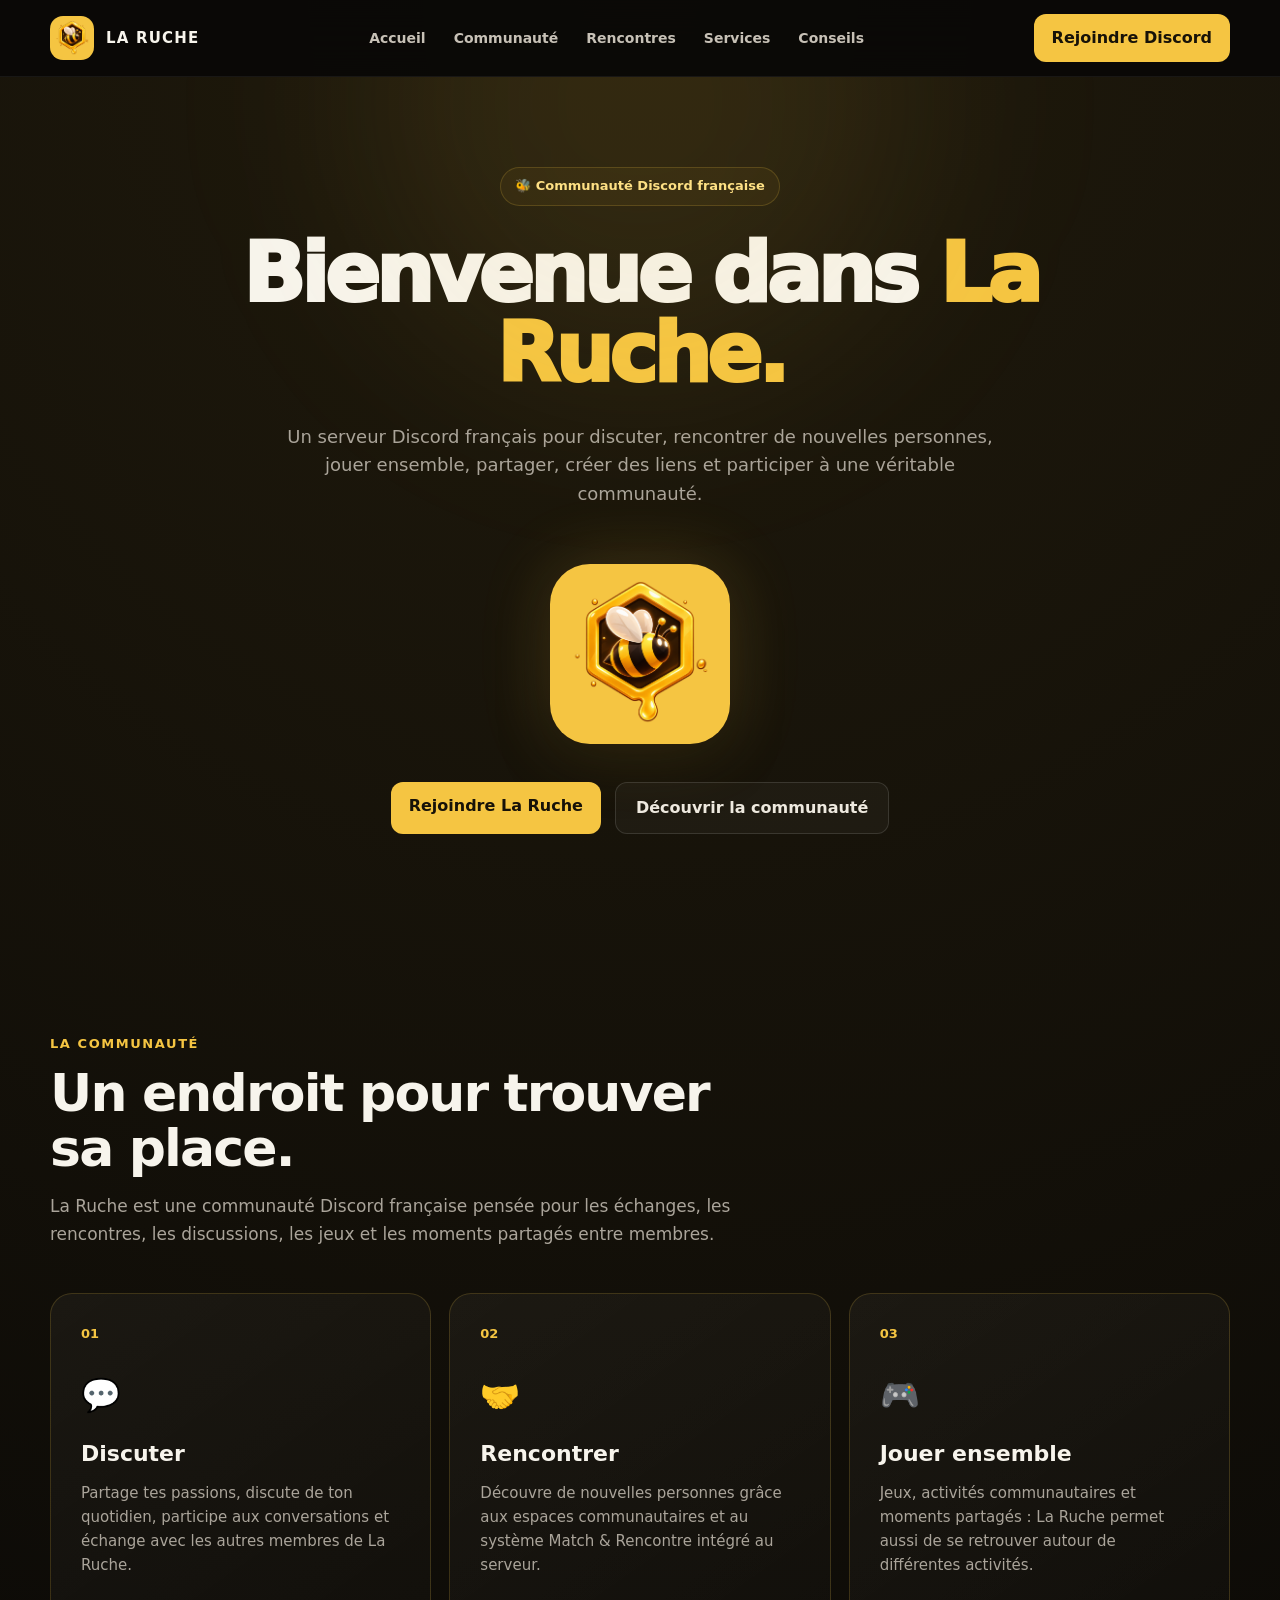
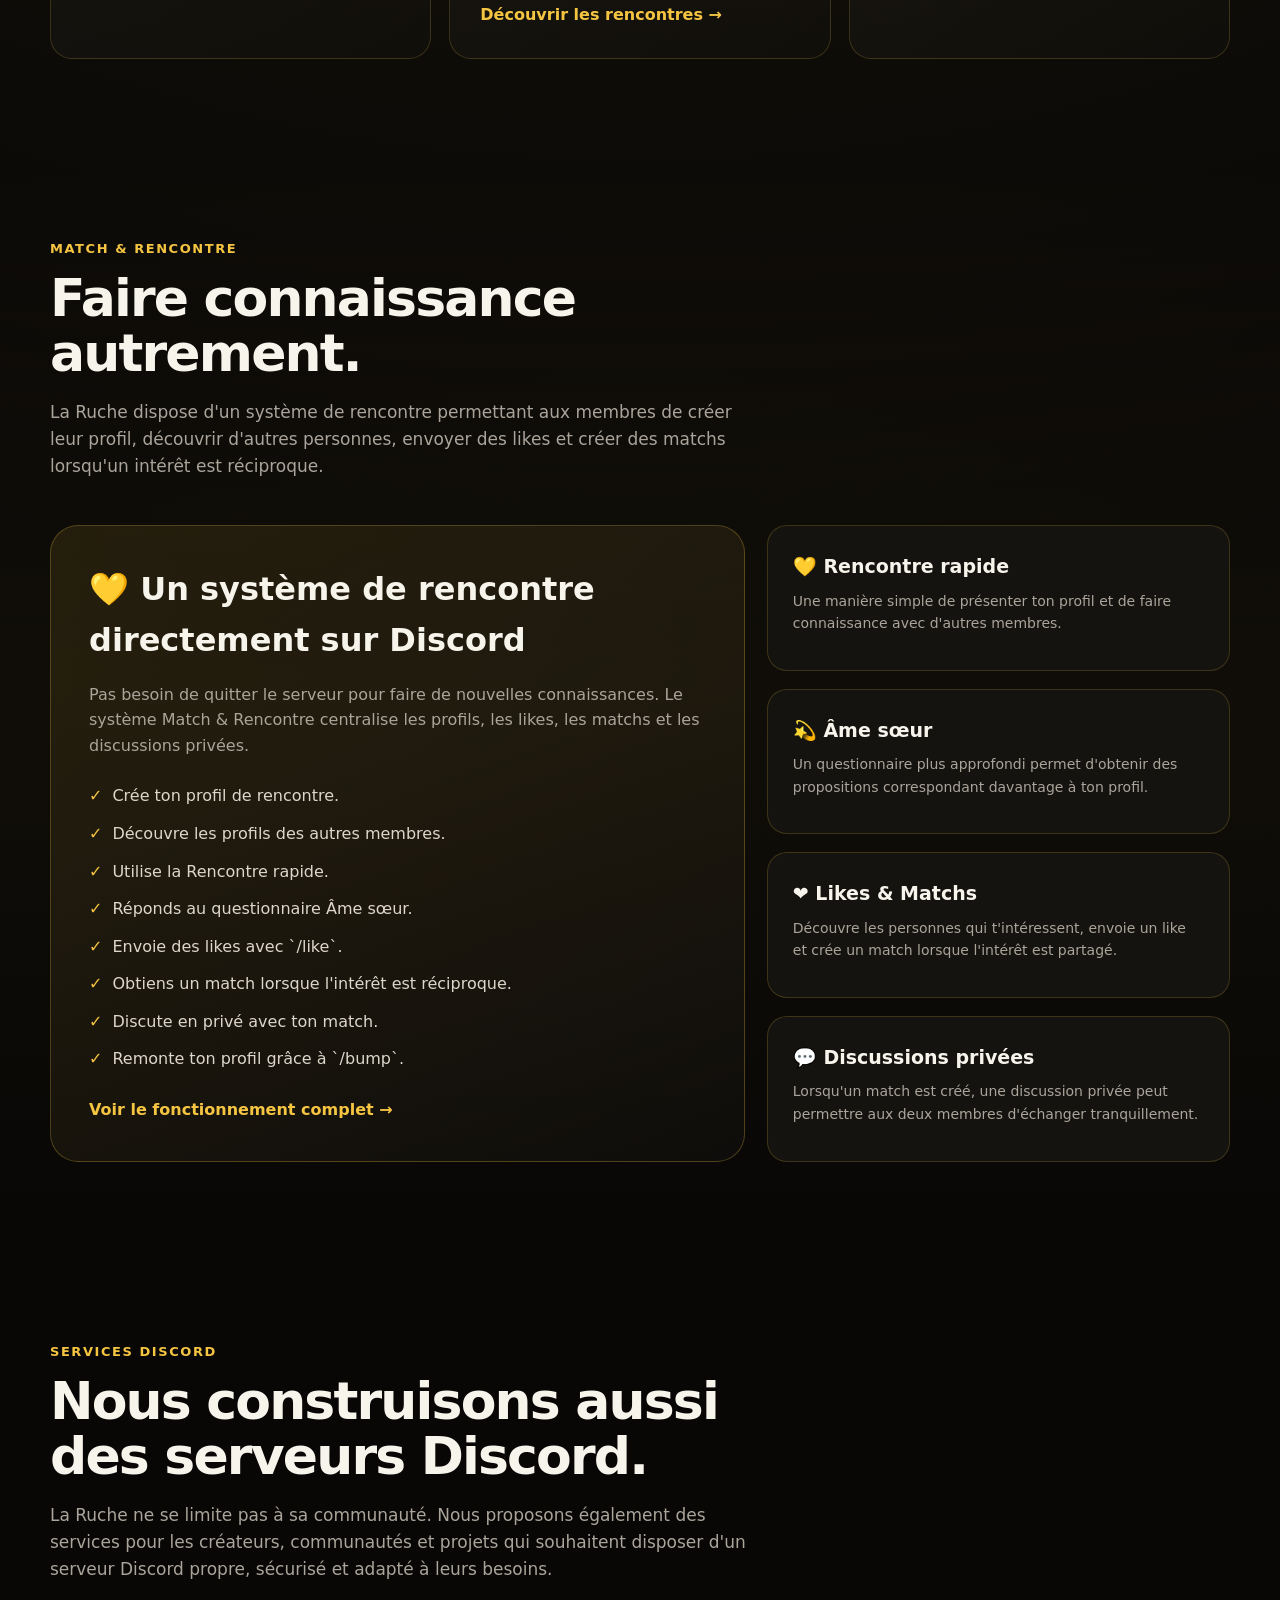
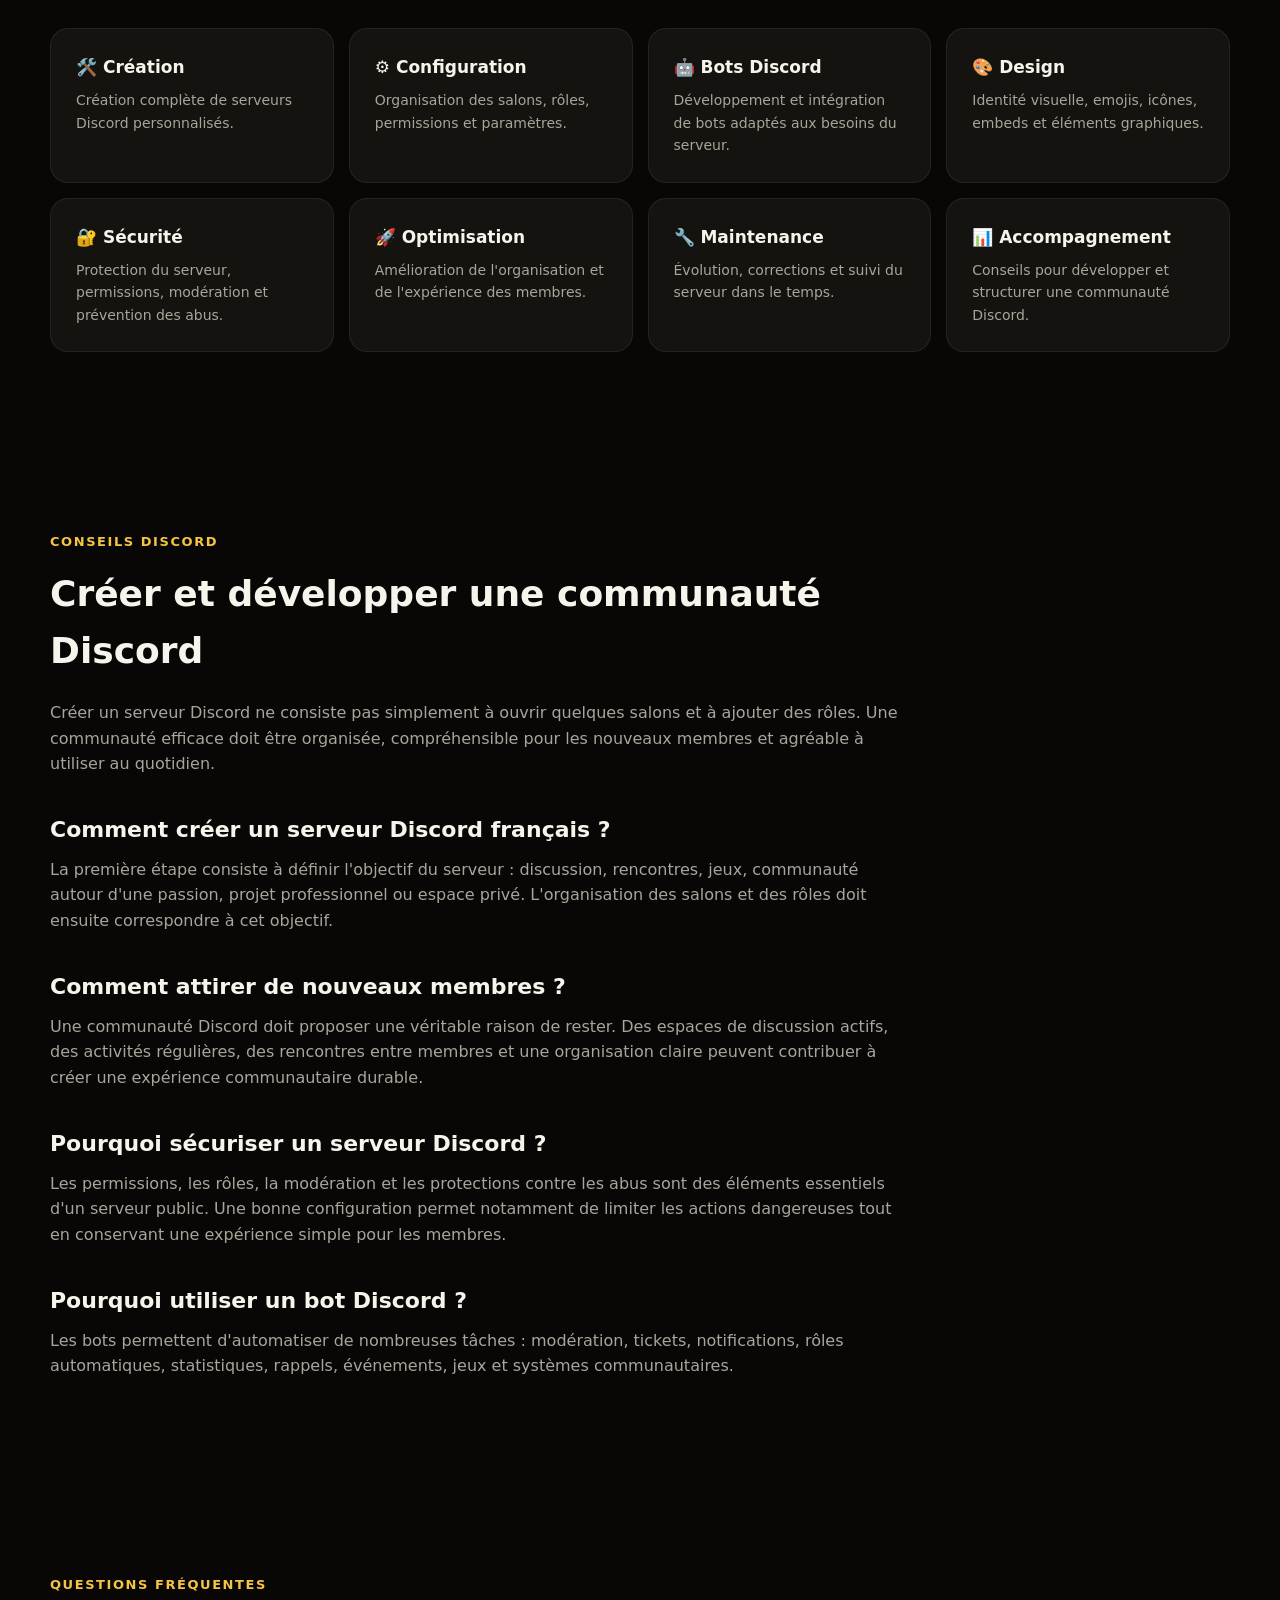
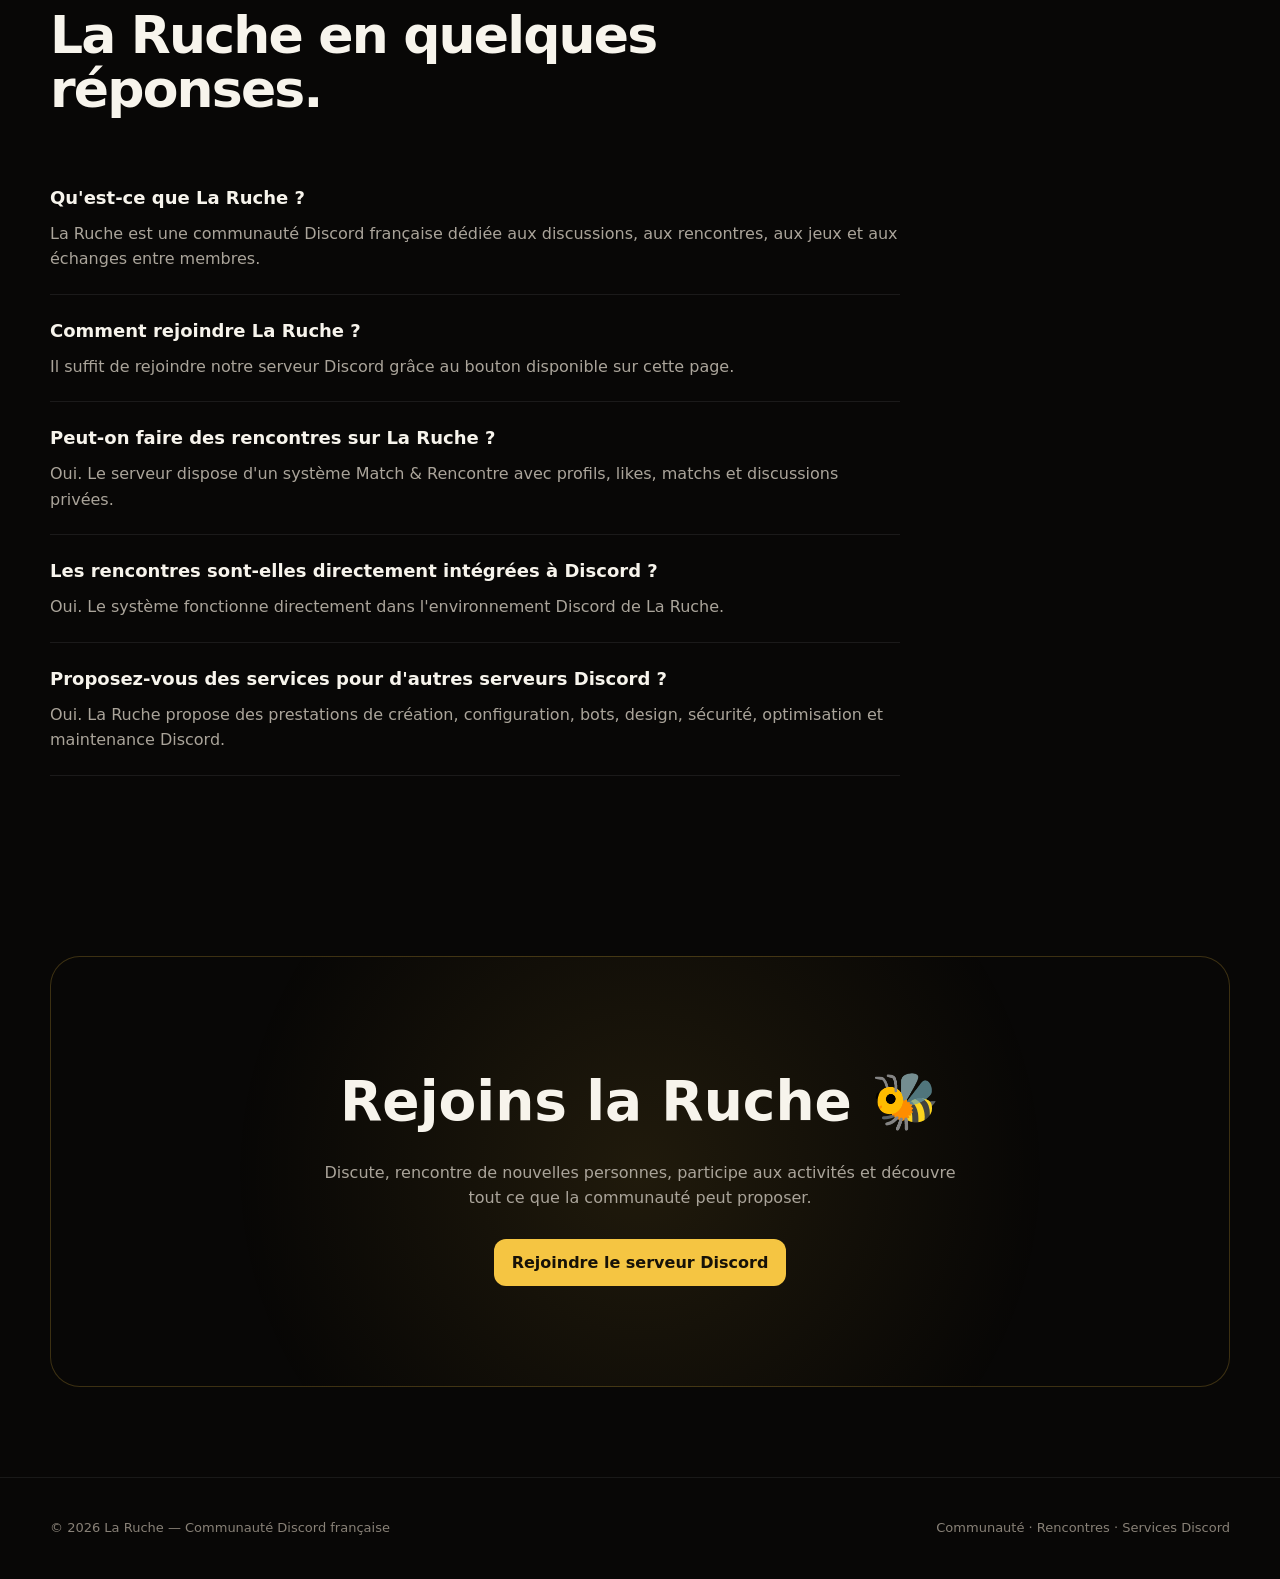
<file: index.html>
<!DOCTYPE html>
<html lang="fr">
<head>
  <meta charset="UTF-8">

  <meta
    name="viewport"
    content="width=device-width, initial-scale=1.0"
  >

  <title>
    La Ruche — Communauté Discord française, rencontres & services Discord
  </title>

  <meta
    name="description"
    content="La Ruche est une communauté Discord française pour discuter, rencontrer du monde, faire des rencontres, jouer ensemble et participer à des activités communautaires. Découvrez aussi nos services de création, bots, design, sécurité et optimisation Discord."
  >

  <meta
    name="keywords"
    content="serveur Discord français, communauté Discord, serveur Discord rencontre, serveur Discord amis, rencontres Discord, discussion Discord, serveur Discord jeux, bot Discord, création serveur Discord, configuration Discord, design Discord, sécurité Discord"
  >

  <meta name="robots" content="index, follow">

  <meta name="author" content="La Ruche">

  <link
    rel="canonical"
    href="https://laruche.raphael-etienne68.workers.dev/"
  >

  <!-- Open Graph -->
  <meta
    property="og:type"
    content="website"
  >

  <meta
    property="og:title"
    content="La Ruche — Communauté Discord française"
  >

  <meta
    property="og:description"
    content="Une communauté Discord française pour discuter, rencontrer du monde, jouer ensemble et créer des liens. La Ruche propose également des services Discord."
  >

  <meta
    property="og:url"
    content="https://laruche.raphael-etienne68.workers.dev/"
  >

  <meta
    property="og:site_name"
    content="La Ruche"
  >

  <meta
    property="og:image"
    content="https://laruche.raphael-etienne68.workers.dev/assets/laruche-logo.png"
  >

  <meta
    property="og:locale"
    content="fr_FR"
  >

  <!-- Twitter / X -->
  <meta
    name="twitter:card"
    content="summary_large_image"
  >

  <meta
    name="twitter:title"
    content="La Ruche — Communauté Discord française"
  >

  <meta
    name="twitter:description"
    content="Rejoins La Ruche, une communauté Discord française dédiée aux discussions, rencontres, jeux et échanges."
  >

  <meta
    name="twitter:image"
    content="https://laruche.raphael-etienne68.workers.dev/assets/laruche-logo.png"
  >

  <!-- JSON-LD : Organisation -->
  <script type="application/ld+json">
  {
    "@context": "https://schema.org",
    "@type": "Organization",
    "name": "La Ruche",
    "url": "https://laruche.raphael-etienne68.workers.dev/",
    "logo": "https://laruche.raphael-etienne68.workers.dev/assets/laruche-logo.png",
    "description": "La Ruche est une communauté Discord française dédiée aux discussions, rencontres, jeux et échanges, avec également des services spécialisés pour les serveurs Discord."
  }
  </script>

  <!-- JSON-LD : WebSite -->
  <script type="application/ld+json">
  {
    "@context": "https://schema.org",
    "@type": "WebSite",
    "name": "La Ruche",
    "url": "https://laruche.raphael-etienne68.workers.dev/",
    "inLanguage": "fr-FR"
  }
  </script>

  <!-- JSON-LD : FAQ -->
  <script type="application/ld+json">
  {
    "@context": "https://schema.org",
    "@type": "FAQPage",
    "mainEntity": [
      {
        "@type": "Question",
        "name": "Qu'est-ce que La Ruche ?",
        "acceptedAnswer": {
          "@type": "Answer",
          "text": "La Ruche est une communauté Discord française permettant de discuter, rencontrer de nouvelles personnes, jouer ensemble et participer à différentes activités communautaires."
        }
      },
      {
        "@type": "Question",
        "name": "Comment rejoindre La Ruche ?",
        "acceptedAnswer": {
          "@type": "Answer",
          "text": "La Ruche est accessible directement depuis Discord. Il suffit de rejoindre le serveur grâce au lien d'invitation disponible sur le site."
        }
      },
      {
        "@type": "Question",
        "name": "La Ruche propose-t-elle un système de rencontres ?",
        "acceptedAnswer": {
          "@type": "Answer",
          "text": "Oui. La Ruche possède un système Match & Rencontre permettant de créer un profil, découvrir d'autres membres, envoyer des likes et créer des matchs réciproques."
        }
      },
      {
        "@type": "Question",
        "name": "Peut-on discuter en privé avec un match ?",
        "acceptedAnswer": {
          "@type": "Answer",
          "text": "Oui. Lorsqu'un intérêt est réciproque, un espace de discussion privé peut être créé entre les deux membres concernés."
        }
      },
      {
        "@type": "Question",
        "name": "La Ruche propose-t-elle des services Discord ?",
        "acceptedAnswer": {
          "@type": "Answer",
          "text": "Oui. La Ruche propose notamment des services de création, configuration, développement de bots, design, sécurité, optimisation et maintenance de serveurs Discord."
        }
      }
    ]
  }
  </script>

  <style>
    :root {
      --bg: #080706;
      --bg-soft: #11100d;
      --card: #15130f;
      --card-hover: #1b1812;
      --gold: #f5c542;
      --gold-light: #ffe38a;
      --text: #f7f4ec;
      --muted: #aaa49a;
      --border: rgba(245, 197, 66, 0.18);
      --radius: 22px;
      --max-width: 1180px;
    }

    * {
      box-sizing: border-box;
      margin: 0;
      padding: 0;
    }

    html {
      scroll-behavior: smooth;
    }

    body {
      font-family:
        Inter,
        system-ui,
        -apple-system,
        BlinkMacSystemFont,
        "Segoe UI",
        sans-serif;
      background:
        radial-gradient(
          circle at 50% 0%,
          rgba(245, 197, 66, 0.10),
          transparent 35%
        ),
        var(--bg);
      color: var(--text);
      line-height: 1.6;
    }

    a {
      color: inherit;
      text-decoration: none;
    }

    img {
      max-width: 100%;
      display: block;
    }

    .container {
      width: min(
        calc(100% - 40px),
        var(--max-width)
      );
      margin: auto;
    }

    /* =========================
       HEADER
    ========================= */

    header {
      position: sticky;
      top: 0;
      z-index: 1000;
      background: rgba(8, 7, 6, 0.88);
      backdrop-filter: blur(18px);
      border-bottom: 1px solid rgba(255,255,255,0.06);
    }

    .nav {
      height: 76px;
      display: flex;
      align-items: center;
      justify-content: space-between;
      gap: 24px;
    }

    .brand {
      display: flex;
      align-items: center;
      gap: 12px;
      font-weight: 900;
      letter-spacing: 0.08em;
      font-size: 15px;
      white-space: nowrap;
    }

    .brand-mark {
      width: 44px;
      height: 44px;
      border-radius: 13px;
      background: var(--gold);
      display: grid;
      place-items: center;
      overflow: hidden;
      flex-shrink: 0;
    }

    .brand-mark img {
      width: 100%;
      height: 100%;
      object-fit: contain;
      padding: 4px;
    }

    .desktop-nav {
      display: flex;
      align-items: center;
      gap: 28px;
      color: #c7c1b6;
      font-size: 14px;
      font-weight: 600;
    }

    .desktop-nav a {
      transition: color .2s ease;
    }

    .desktop-nav a:hover {
      color: var(--gold);
    }

    .discord-button {
      background: var(--gold);
      color: #171208;
      padding: 11px 18px;
      border-radius: 12px;
      font-weight: 800;
      transition: transform .2s ease, background .2s ease;
      white-space: nowrap;
    }

    .discord-button:hover {
      transform: translateY(-2px);
      background: var(--gold-light);
    }

    .menu-button {
      display: none;
      background: transparent;
      color: white;
      border: 0;
      font-size: 25px;
      cursor: pointer;
    }

    /* =========================
       HERO
    ========================= */

    .hero {
      padding: 90px 0 110px;
      text-align: center;
      position: relative;
      overflow: hidden;
    }

    .hero::before {
      content: "";
      position: absolute;
      width: 550px;
      height: 550px;
      background: rgba(245, 197, 66, 0.09);
      filter: blur(100px);
      border-radius: 50%;
      top: -250px;
      left: 50%;
      transform: translateX(-50%);
      pointer-events: none;
    }

    .hero-badge {
      display: inline-flex;
      align-items: center;
      gap: 8px;
      padding: 8px 14px;
      border: 1px solid var(--border);
      border-radius: 999px;
      color: var(--gold-light);
      background: rgba(245,197,66,.05);
      font-size: 13px;
      font-weight: 700;
      margin-bottom: 28px;
    }

    .hero h1 {
      max-width: 900px;
      margin: auto;
      font-size: clamp(42px, 7vw, 82px);
      line-height: .98;
      letter-spacing: -0.055em;
      font-weight: 950;
    }

    .hero h1 span {
      color: var(--gold);
    }

    .hero-description {
      max-width: 720px;
      margin: 28px auto 0;
      color: var(--muted);
      font-size: 18px;
    }

    .hero-logo {
      width: 180px;
      height: 180px;
      margin: 55px auto 0;
      border-radius: 40px;
      background: var(--gold);
      padding: 14px;
      box-shadow:
        0 0 70px rgba(245,197,66,.20),
        0 20px 50px rgba(0,0,0,.35);
    }

    .hero-logo img {
      width: 100%;
      height: 100%;
      object-fit: contain;
    }

    .hero-actions {
      margin-top: 38px;
      display: flex;
      justify-content: center;
      gap: 14px;
      flex-wrap: wrap;
    }

    .secondary-button {
      padding: 12px 20px;
      border: 1px solid rgba(255,255,255,.12);
      border-radius: 12px;
      color: #eee9df;
      background: rgba(255,255,255,.035);
      font-weight: 700;
    }

    /* =========================
       SECTIONS
    ========================= */

    section {
      padding: 90px 0;
    }

    .section-header {
      max-width: 700px;
      margin-bottom: 45px;
    }

    .eyebrow {
      color: var(--gold);
      font-size: 13px;
      font-weight: 900;
      text-transform: uppercase;
      letter-spacing: .12em;
      margin-bottom: 12px;
    }

    .section-header h2 {
      font-size: clamp(32px, 5vw, 52px);
      line-height: 1.05;
      letter-spacing: -.035em;
      margin-bottom: 18px;
    }

    .section-header p {
      color: var(--muted);
      font-size: 17px;
    }

    /* =========================
       COMMUNITY
    ========================= */

    .cards {
      display: grid;
      grid-template-columns: repeat(3, 1fr);
      gap: 18px;
    }

    .card {
      background:
        linear-gradient(
          145deg,
          rgba(255,255,255,.045),
          rgba(255,255,255,.015)
        );
      border: 1px solid var(--border);
      border-radius: var(--radius);
      padding: 30px;
      transition: transform .25s ease, border-color .25s ease;
    }

    .card:hover {
      transform: translateY(-5px);
      border-color: rgba(245,197,66,.38);
    }

    .card-number {
      color: var(--gold);
      font-weight: 900;
      font-size: 13px;
    }

    .card-icon {
      font-size: 32px;
      margin: 25px 0 15px;
    }

    .card h3 {
      font-size: 22px;
      margin-bottom: 10px;
    }

    .card p {
      color: var(--muted);
      font-size: 15px;
    }

    /* =========================
       RENCONTRES
    ========================= */

    .encounter-section {
      background:
        linear-gradient(
          180deg,
          transparent,
          rgba(245,197,66,.035),
          transparent
        );
    }

    .encounter-grid {
      display: grid;
      grid-template-columns: 1.2fr .8fr;
      gap: 22px;
      align-items: stretch;
    }

    .encounter-main {
      background: linear-gradient(
        145deg,
        rgba(245,197,66,.10),
        rgba(255,255,255,.025)
      );
      border: 1px solid rgba(245,197,66,.25);
      border-radius: 28px;
      padding: 38px;
    }

    .encounter-main h3 {
      font-size: 32px;
      margin-bottom: 15px;
    }

    .encounter-main p {
      color: var(--muted);
      margin-bottom: 25px;
    }

    .encounter-list {
      list-style: none;
      display: grid;
      gap: 12px;
    }

    .encounter-list li {
      display: flex;
      gap: 10px;
      color: #ddd7cb;
    }

    .encounter-list span {
      color: var(--gold);
    }

    .encounter-side {
      display: grid;
      gap: 18px;
    }

    .encounter-mini {
      border: 1px solid var(--border);
      background: var(--card);
      border-radius: 20px;
      padding: 25px;
    }

    .encounter-mini h4 {
      margin-bottom: 8px;
      font-size: 19px;
    }

    .encounter-mini p {
      color: var(--muted);
      font-size: 14px;
    }

    .learn-more {
      display: inline-flex;
      margin-top: 25px;
      color: var(--gold);
      font-weight: 800;
    }

    /* =========================
       SERVICES
    ========================= */

    .services-grid {
      display: grid;
      grid-template-columns: repeat(4, 1fr);
      gap: 15px;
    }

    .service {
      padding: 25px;
      background: var(--card);
      border: 1px solid rgba(255,255,255,.07);
      border-radius: 18px;
    }

    .service h3 {
      font-size: 17px;
      margin-bottom: 8px;
    }

    .service p {
      color: var(--muted);
      font-size: 14px;
    }

    /* =========================
       SEO CONTENT
    ========================= */

    .seo-content {
      max-width: 850px;
    }

    .seo-content h2 {
      font-size: 36px;
      margin-bottom: 20px;
    }

    .seo-content h3 {
      margin-top: 35px;
      margin-bottom: 10px;
      font-size: 22px;
    }

    .seo-content p {
      color: var(--muted);
      margin-bottom: 16px;
    }

    /* =========================
       FAQ
    ========================= */

    .faq {
      max-width: 850px;
    }

    .faq-item {
      border-bottom: 1px solid rgba(255,255,255,.08);
      padding: 22px 0;
    }

    .faq-item h3 {
      font-size: 18px;
      margin-bottom: 8px;
    }

    .faq-item p {
      color: var(--muted);
    }

    /* =========================
       CTA
    ========================= */

    .cta {
      text-align: center;
      padding: 100px 30px;
      border: 1px solid rgba(245,197,66,.22);
      border-radius: 30px;
      background:
        radial-gradient(
          circle at center,
          rgba(245,197,66,.10),
          transparent 65%
        );
    }

    .cta h2 {
      font-size: clamp(34px, 5vw, 55px);
      margin-bottom: 15px;
    }

    .cta p {
      max-width: 650px;
      margin: auto;
      color: var(--muted);
    }

    .cta .discord-button {
      display: inline-block;
      margin-top: 28px;
    }

    /* =========================
       FOOTER
    ========================= */

    footer {
      border-top: 1px solid rgba(255,255,255,.07);
      padding: 40px 0;
      color: #888177;
      font-size: 13px;
    }

    .footer-inner {
      display: flex;
      justify-content: space-between;
      gap: 20px;
      align-items: center;
    }

    /* =========================
       MOBILE MENU
    ========================= */

    .mobile-menu {
      display: none;
      padding: 20px;
      border-top: 1px solid rgba(255,255,255,.06);
      background: #0b0a08;
    }

    .mobile-menu.open {
      display: block;
    }

    .mobile-menu a {
      display: block;
      padding: 13px 0;
      color: #ddd7cb;
      border-bottom: 1px solid rgba(255,255,255,.05);
    }

    /* =========================
       RESPONSIVE
    ========================= */

    @media (max-width: 900px) {

      .desktop-nav {
        display: none;
      }

      .menu-button {
        display: block;
      }

      .nav .discord-button {
        display: none;
      }

      .cards {
        grid-template-columns: 1fr;
      }

      .encounter-grid {
        grid-template-columns: 1fr;
      }

      .services-grid {
        grid-template-columns: repeat(2, 1fr);
      }

      .hero {
        padding-top: 65px;
      }

    }

    @media (max-width: 600px) {

      .container {
        width: min(
          calc(100% - 28px),
          var(--max-width)
        );
      }

      .nav {
        height: 68px;
      }

      .brand-mark {
        width: 40px;
        height: 40px;
      }

      .hero h1 {
        font-size: 46px;
      }

      .hero-description {
        font-size: 16px;
      }

      .hero-logo {
        width: 145px;
        height: 145px;
        border-radius: 32px;
      }

      section {
        padding: 65px 0;
      }

      .services-grid {
        grid-template-columns: 1fr;
      }

      .encounter-main {
        padding: 27px;
      }

      .encounter-main h3 {
        font-size: 27px;
      }

      .footer-inner {
        flex-direction: column;
        align-items: flex-start;
      }

    }
  </style>
</head>

<body>

  <!-- =========================
       HEADER
  ========================== -->

  <header>

    <div class="container nav">

      <a
        href="/"
        class="brand"
        aria-label="Accueil La Ruche"
      >

        <span class="brand-mark">
          <img
            src="/assets/laruche-logo.png"
            alt="Logo La Ruche"
            width="1254"
            height="1254"
          >
        </span>

        <span>LA RUCHE</span>

      </a>

      <nav
        class="desktop-nav"
        aria-label="Navigation principale"
      >

        <a href="/">Accueil</a>

        <a href="#communaute">
          Communauté
        </a>

        <a href="/rencontres.html">
          Rencontres
        </a>

        <a href="#services">
          Services
        </a>

        <a href="#conseils">
          Conseils
        </a>

      </nav>

      <a
        class="discord-button"
        href="https://discord.gg/laruche"
        target="_blank"
        rel="noopener"
      >
        Rejoindre Discord
      </a>

      <button
        class="menu-button"
        id="menuButton"
        aria-label="Ouvrir le menu"
        aria-expanded="false"
      >
        ☰
      </button>

    </div>

    <nav
      class="mobile-menu"
      id="mobileMenu"
      aria-label="Navigation mobile"
    >

      <a href="/">
        Accueil
      </a>

      <a href="#communaute">
        Communauté
      </a>

      <a href="/rencontres.html">
        Rencontres
      </a>

      <a href="#services">
        Services
      </a>

      <a href="#conseils">
        Conseils
      </a>

      <a
        href="https://discord.gg/laruche"
        target="_blank"
        rel="noopener"
      >
        Rejoindre La Ruche sur Discord →
      </a>

    </nav>

  </header>


  <main>

    <!-- =========================
         HERO
    ========================== -->

    <section class="hero">

      <div class="container">

        <div class="hero-badge">
          🐝 Communauté Discord française
        </div>

        <h1>
          Bienvenue dans
          <span>La Ruche.</span>
        </h1>

        <p class="hero-description">
          Un serveur Discord français pour discuter,
          rencontrer de nouvelles personnes, jouer ensemble,
          partager, créer des liens et participer à une véritable
          communauté.
        </p>

        <div class="hero-logo">
          <img
            src="/assets/laruche-logo.png"
            alt="Logo officiel de La Ruche"
            width="1254"
            height="1254"
          >
        </div>

        <div class="hero-actions">

          <a
            class="discord-button"
            href="https://discord.gg/laruche"
            target="_blank"
            rel="noopener"
          >
            Rejoindre La Ruche
          </a>

          <a
            class="secondary-button"
            href="#communaute"
          >
            Découvrir la communauté
          </a>

        </div>

      </div>

    </section>


    <!-- =========================
         COMMUNAUTÉ
    ========================== -->

    <section id="communaute">

      <div class="container">

        <div class="section-header">

          <div class="eyebrow">
            La communauté
          </div>

          <h2>
            Un endroit pour trouver sa place.
          </h2>

          <p>
            La Ruche est une communauté Discord française pensée
            pour les échanges, les rencontres, les discussions,
            les jeux et les moments partagés entre membres.
          </p>

        </div>


        <div class="cards">

          <article class="card">

            <div class="card-number">
              01
            </div>

            <div class="card-icon">
              💬
            </div>

            <h3>
              Discuter
            </h3>

            <p>
              Partage tes passions, discute de ton quotidien,
              participe aux conversations et échange avec les
              autres membres de La Ruche.
            </p>

          </article>


          <article class="card">

            <div class="card-number">
              02
            </div>

            <div class="card-icon">
              🤝
            </div>

            <h3>
              Rencontrer
            </h3>

            <p>
              Découvre de nouvelles personnes grâce aux espaces
              communautaires et au système Match & Rencontre
              intégré au serveur.
            </p>

            <a
              class="learn-more"
              href="/rencontres.html"
            >
              Découvrir les rencontres →
            </a>

          </article>


          <article class="card">

            <div class="card-number">
              03
            </div>

            <div class="card-icon">
              🎮
            </div>

            <h3>
              Jouer ensemble
            </h3>

            <p>
              Jeux, activités communautaires et moments
              partagés : La Ruche permet aussi de se retrouver
              autour de différentes activités.
            </p>

          </article>

        </div>

      </div>

    </section>


    <!-- =========================
         RENCONTRES
    ========================== -->

    <section
      class="encounter-section"
      id="rencontres"
    >

      <div class="container">

        <div class="section-header">

          <div class="eyebrow">
            Match & Rencontre
          </div>

          <h2>
            Faire connaissance autrement.
          </h2>

          <p>
            La Ruche dispose d'un système de rencontre permettant
            aux membres de créer leur profil, découvrir d'autres
            personnes, envoyer des likes et créer des matchs
            lorsqu'un intérêt est réciproque.
          </p>

        </div>


        <div class="encounter-grid">

          <div class="encounter-main">

            <h3>
              💛 Un système de rencontre directement sur Discord
            </h3>

            <p>
              Pas besoin de quitter le serveur pour faire de
              nouvelles connaissances. Le système Match &
              Rencontre centralise les profils, les likes,
              les matchs et les discussions privées.
            </p>

            <ul class="encounter-list">

              <li>
                <span>✓</span>
                Crée ton profil de rencontre.
              </li>

              <li>
                <span>✓</span>
                Découvre les profils des autres membres.
              </li>

              <li>
                <span>✓</span>
                Utilise la Rencontre rapide.
              </li>

              <li>
                <span>✓</span>
                Réponds au questionnaire Âme sœur.
              </li>

              <li>
                <span>✓</span>
                Envoie des likes avec `/like`.
              </li>

              <li>
                <span>✓</span>
                Obtiens un match lorsque l'intérêt est réciproque.
              </li>

              <li>
                <span>✓</span>
                Discute en privé avec ton match.
              </li>

              <li>
                <span>✓</span>
                Remonte ton profil grâce à `/bump`.
              </li>

            </ul>

            <a
              class="learn-more"
              href="/rencontres.html"
            >
              Voir le fonctionnement complet →
            </a>

          </div>


          <div class="encounter-side">

            <article class="encounter-mini">

              <h4>
                💛 Rencontre rapide
              </h4>

              <p>
                Une manière simple de présenter ton profil
                et de faire connaissance avec d'autres membres.
              </p>

            </article>


            <article class="encounter-mini">

              <h4>
                💫 Âme sœur
              </h4>

              <p>
                Un questionnaire plus approfondi permet
                d'obtenir des propositions correspondant
                davantage à ton profil.
              </p>

            </article>


            <article class="encounter-mini">

              <h4>
                ❤️ Likes & Matchs
              </h4>

              <p>
                Découvre les personnes qui t'intéressent,
                envoie un like et crée un match lorsque
                l'intérêt est partagé.
              </p>

            </article>


            <article class="encounter-mini">

              <h4>
                💬 Discussions privées
              </h4>

              <p>
                Lorsqu'un match est créé, une discussion
                privée peut permettre aux deux membres
                d'échanger tranquillement.
              </p>

            </article>

          </div>

        </div>

      </div>

    </section>


    <!-- =========================
         SERVICES
    ========================== -->

    <section id="services">

      <div class="container">

        <div class="section-header">

          <div class="eyebrow">
            Services Discord
          </div>

          <h2>
            Nous construisons aussi des serveurs Discord.
          </h2>

          <p>
            La Ruche ne se limite pas à sa communauté.
            Nous proposons également des services pour les
            créateurs, communautés et projets qui souhaitent
            disposer d'un serveur Discord propre, sécurisé
            et adapté à leurs besoins.
          </p>

        </div>


        <div class="services-grid">

          <article class="service">

            <h3>
              🛠️ Création
            </h3>

            <p>
              Création complète de serveurs Discord
              personnalisés.
            </p>

          </article>


          <article class="service">

            <h3>
              ⚙️ Configuration
            </h3>

            <p>
              Organisation des salons, rôles,
              permissions et paramètres.
            </p>

          </article>


          <article class="service">

            <h3>
              🤖 Bots Discord
            </h3>

            <p>
              Développement et intégration de bots
              adaptés aux besoins du serveur.
            </p>

          </article>


          <article class="service">

            <h3>
              🎨 Design
            </h3>

            <p>
              Identité visuelle, emojis, icônes,
              embeds et éléments graphiques.
            </p>

          </article>


          <article class="service">

            <h3>
              🔐 Sécurité
            </h3>

            <p>
              Protection du serveur, permissions,
              modération et prévention des abus.
            </p>

          </article>


          <article class="service">

            <h3>
              🚀 Optimisation
            </h3>

            <p>
              Amélioration de l'organisation et de
              l'expérience des membres.
            </p>

          </article>


          <article class="service">

            <h3>
              🔧 Maintenance
            </h3>

            <p>
              Évolution, corrections et suivi du
              serveur dans le temps.
            </p>

          </article>


          <article class="service">

            <h3>
              📊 Accompagnement
            </h3>

            <p>
              Conseils pour développer et structurer
              une communauté Discord.
            </p>

          </article>

        </div>

      </div>

    </section>


    <!-- =========================
         CONSEILS / SEO CONTENT
    ========================== -->

    <section id="conseils">

      <div class="container">

        <div class="seo-content">

          <div class="eyebrow">
            Conseils Discord
          </div>

          <h2>
            Créer et développer une communauté Discord
          </h2>

          <p>
            Créer un serveur Discord ne consiste pas simplement
            à ouvrir quelques salons et à ajouter des rôles.
            Une communauté efficace doit être organisée,
            compréhensible pour les nouveaux membres et agréable
            à utiliser au quotidien.
          </p>

          <h3>
            Comment créer un serveur Discord français ?
          </h3>

          <p>
            La première étape consiste à définir l'objectif du
            serveur : discussion, rencontres, jeux, communauté
            autour d'une passion, projet professionnel ou espace
            privé. L'organisation des salons et des rôles doit
            ensuite correspondre à cet objectif.
          </p>

          <h3>
            Comment attirer de nouveaux membres ?
          </h3>

          <p>
            Une communauté Discord doit proposer une véritable
            raison de rester. Des espaces de discussion actifs,
            des activités régulières, des rencontres entre
            membres et une organisation claire peuvent contribuer
            à créer une expérience communautaire durable.
          </p>

          <h3>
            Pourquoi sécuriser un serveur Discord ?
          </h3>

          <p>
            Les permissions, les rôles, la modération et les
            protections contre les abus sont des éléments
            essentiels d'un serveur public. Une bonne configuration
            permet notamment de limiter les actions dangereuses
            tout en conservant une expérience simple pour les
            membres.
          </p>

          <h3>
            Pourquoi utiliser un bot Discord ?
          </h3>

          <p>
            Les bots permettent d'automatiser de nombreuses
            tâches : modération, tickets, notifications,
            rôles automatiques, statistiques, rappels,
            événements, jeux et systèmes communautaires.
          </p>

        </div>

      </div>

    </section>


    <!-- =========================
         FAQ
    ========================== -->

    <section>

      <div class="container">

        <div class="section-header">

          <div class="eyebrow">
            Questions fréquentes
          </div>

          <h2>
            La Ruche en quelques réponses.
          </h2>

        </div>


        <div class="faq">

          <article class="faq-item">

            <h3>
              Qu'est-ce que La Ruche ?
            </h3>

            <p>
              La Ruche est une communauté Discord française
              dédiée aux discussions, aux rencontres, aux jeux
              et aux échanges entre membres.
            </p>

          </article>


          <article class="faq-item">

            <h3>
              Comment rejoindre La Ruche ?
            </h3>

            <p>
              Il suffit de rejoindre notre serveur Discord
              grâce au bouton disponible sur cette page.
            </p>

          </article>


          <article class="faq-item">

            <h3>
              Peut-on faire des rencontres sur La Ruche ?
            </h3>

            <p>
              Oui. Le serveur dispose d'un système Match &
              Rencontre avec profils, likes, matchs et
              discussions privées.
            </p>

          </article>


          <article class="faq-item">

            <h3>
              Les rencontres sont-elles directement intégrées à Discord ?
            </h3>

            <p>
              Oui. Le système fonctionne directement dans
              l'environnement Discord de La Ruche.
            </p>

          </article>


          <article class="faq-item">

            <h3>
              Proposez-vous des services pour d'autres serveurs Discord ?
            </h3>

            <p>
              Oui. La Ruche propose des prestations de création,
              configuration, bots, design, sécurité, optimisation
              et maintenance Discord.
            </p>

          </article>

        </div>

      </div>

    </section>


    <!-- =========================
         CTA
    ========================== -->

    <section>

      <div class="container">

        <div class="cta">

          <h2>
            Rejoins la Ruche 🐝
          </h2>

          <p>
            Discute, rencontre de nouvelles personnes,
            participe aux activités et découvre tout ce que
            la communauté peut proposer.
          </p>

          <a
            class="discord-button"
            href="https://discord.gg/laruche"
            target="_blank"
            rel="noopener"
          >
            Rejoindre le serveur Discord
          </a>

        </div>

      </div>

    </section>

  </main>


  <!-- =========================
       FOOTER
  ========================== -->

  <footer>

    <div class="container footer-inner">

      <div>
        © 2026 La Ruche — Communauté Discord française
      </div>

      <div>
        Communauté · Rencontres · Services Discord
      </div>

    </div>

  </footer>


  <script>
    const menuButton = document.getElementById("menuButton");
    const mobileMenu = document.getElementById("mobileMenu");

    menuButton.addEventListener("click", () => {

      const isOpen =
        mobileMenu.classList.toggle("open");

      menuButton.setAttribute(
        "aria-expanded",
        isOpen
      );

      menuButton.textContent =
        isOpen ? "✕" : "☰";

    });

    document
      .querySelectorAll(".mobile-menu a")
      .forEach(link => {

        link.addEventListener("click", () => {

          mobileMenu.classList.remove("open");

          menuButton.setAttribute(
            "aria-expanded",
            "false"
          );

          menuButton.textContent = "☰";

        });

      });
  </script>
<!-- Cloudflare Web Analytics --><script type='module' src='https://static.cloudflareinsights.com/beacon.min.js' data-cf-beacon='{"token": "5859d28ca7c747af93557f9a168c7e7b"}'></script><!-- End Cloudflare Web Analytics -->
</body>
</html>
</file>
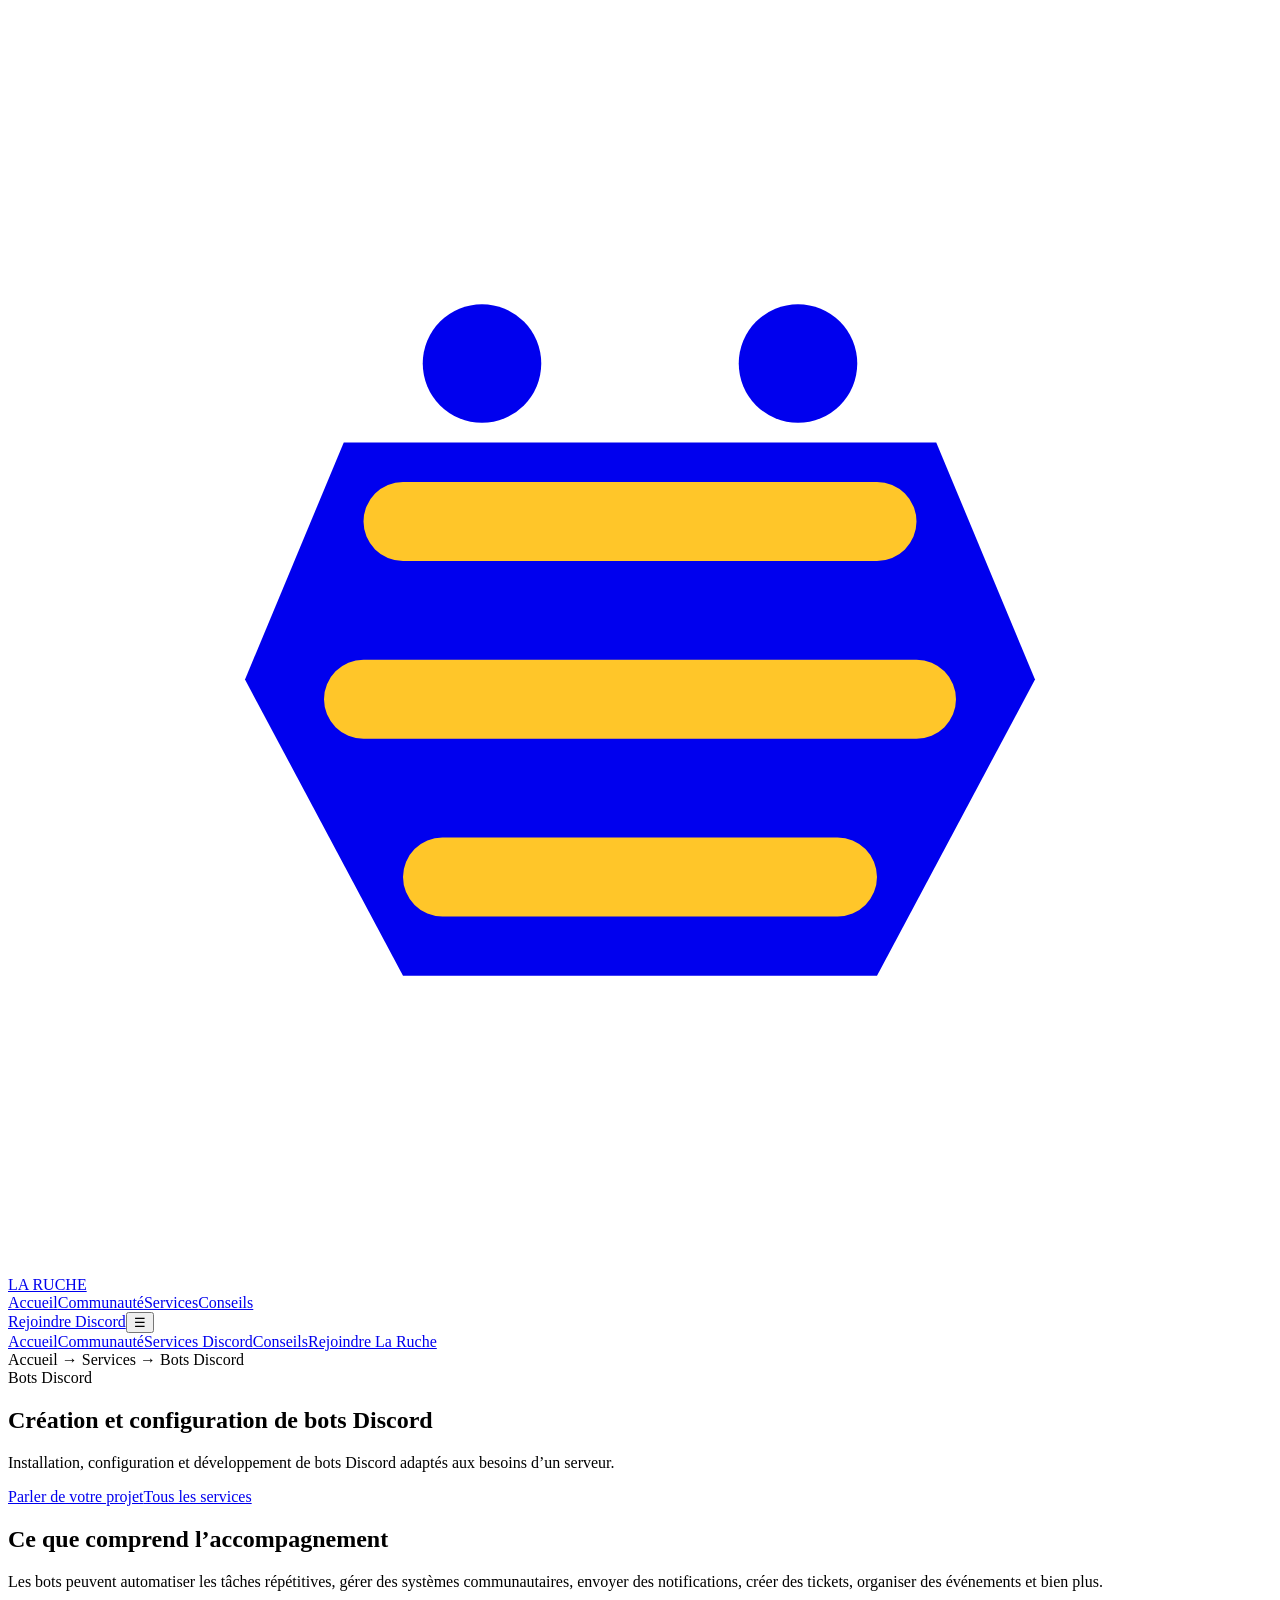
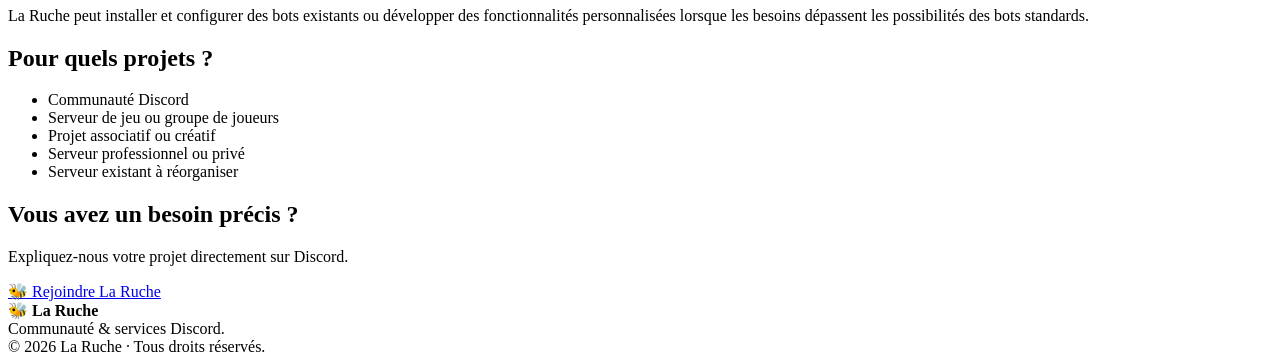
<file: bot-discord.html>
<!doctype html><html lang="fr"><head><meta charset="utf-8"><meta name="viewport" content="width=device-width,initial-scale=1"><title>Création et configuration de bots Discord | La Ruche</title><meta name="description" content="Installation, configuration et développement de bots Discord adaptés aux besoins d’un serveur."><link rel="canonical" href="https://laruche.raphael-etienne68.workers.dev/services/bot-discord.html"><meta name="robots" content="index,follow,max-image-preview:large"><meta property="og:type" content="website"><meta property="og:title" content="Création et configuration de bots Discord | La Ruche"><meta property="og:description" content="Installation, configuration et développement de bots Discord adaptés aux besoins d’un serveur."><meta property="og:url" content="https://laruche.raphael-etienne68.workers.dev/services/bot-discord.html"><meta name="twitter:card" content="summary_large_image"><link rel="icon" href="/favicon.svg" type="image/svg+xml"><link rel="stylesheet" href="/styles.css"></head><body><nav class="nav"><div class="container nav-inner"><a class="brand" href="/"><span class="brand-mark" aria-hidden="true"><svg viewBox="0 0 64 64" fill="none"><path d="M17 22h30l5 12-8 15H20L12 34l5-12Z" fill="currentColor"/><path d="M20 26h24M18 35h28M22 44h20" stroke="#ffc629" stroke-width="4" stroke-linecap="round"/><circle cx="24" cy="18" r="3" fill="currentColor"/><circle cx="40" cy="18" r="3" fill="currentColor"/></svg></span><span>LA RUCHE</span></a><div class="nav-links"><a href="/">Accueil</a><a href="/communaute.html">Communauté</a><a href="/services.html">Services</a><a href="/conseils.html">Conseils</a></div><a class="btn btn-gold nav-cta" data-invite href="https://discord.gg/laruche">Rejoindre Discord</a><button class="menu-toggle" data-menu-toggle aria-expanded="false" aria-label="Ouvrir le menu">☰</button></div><div class="mobile-menu" data-mobile-menu><a href="/">Accueil</a><a href="/communaute.html">Communauté</a><a href="/services.html">Services Discord</a><a href="/conseils.html">Conseils</a><a data-invite href="https://discord.gg/laruche">Rejoindre La Ruche</a></div></nav><main><div class="container breadcrumb">Accueil → Services → Bots Discord</div><section class="page-hero"><div class="container"><span class="tag">Bots Discord</span><h1>Création et configuration de bots Discord</h1><p class="lead">Installation, configuration et développement de bots Discord adaptés aux besoins d’un serveur.</p><div class="actions"><a class="btn btn-gold" data-invite href="https://discord.gg/laruche">Parler de votre projet</a><a class="btn btn-ghost" href="/services.html">Tous les services</a></div></div></section><section class="section"><div class="container prose"><h2>Ce que comprend l’accompagnement</h2><p>Les bots peuvent automatiser les tâches répétitives, gérer des systèmes communautaires, envoyer des notifications, créer des tickets, organiser des événements et bien plus.</p><p>La Ruche peut installer et configurer des bots existants ou développer des fonctionnalités personnalisées lorsque les besoins dépassent les possibilités des bots standards.</p><h2>Pour quels projets ?</h2><ul class="list"><li>Communauté Discord</li><li>Serveur de jeu ou groupe de joueurs</li><li>Projet associatif ou créatif</li><li>Serveur professionnel ou privé</li><li>Serveur existant à réorganiser</li></ul></div></section><section class="cta"><div class="container"><div class="cta-box"><div><h2>Vous avez un besoin précis ?</h2><p>Expliquez-nous votre projet directement sur Discord.</p></div><a class="btn btn-gold" data-invite href="https://discord.gg/laruche">🐝 Rejoindre La Ruche</a></div></div></section></main><footer><div class="container footer-inner"><div><strong>🐝 La Ruche</strong><br>Communauté & services Discord.</div><div>© <span data-year></span> La Ruche · Tous droits réservés.</div></div></footer><script src="/script.js"></script></body></html>
</file>
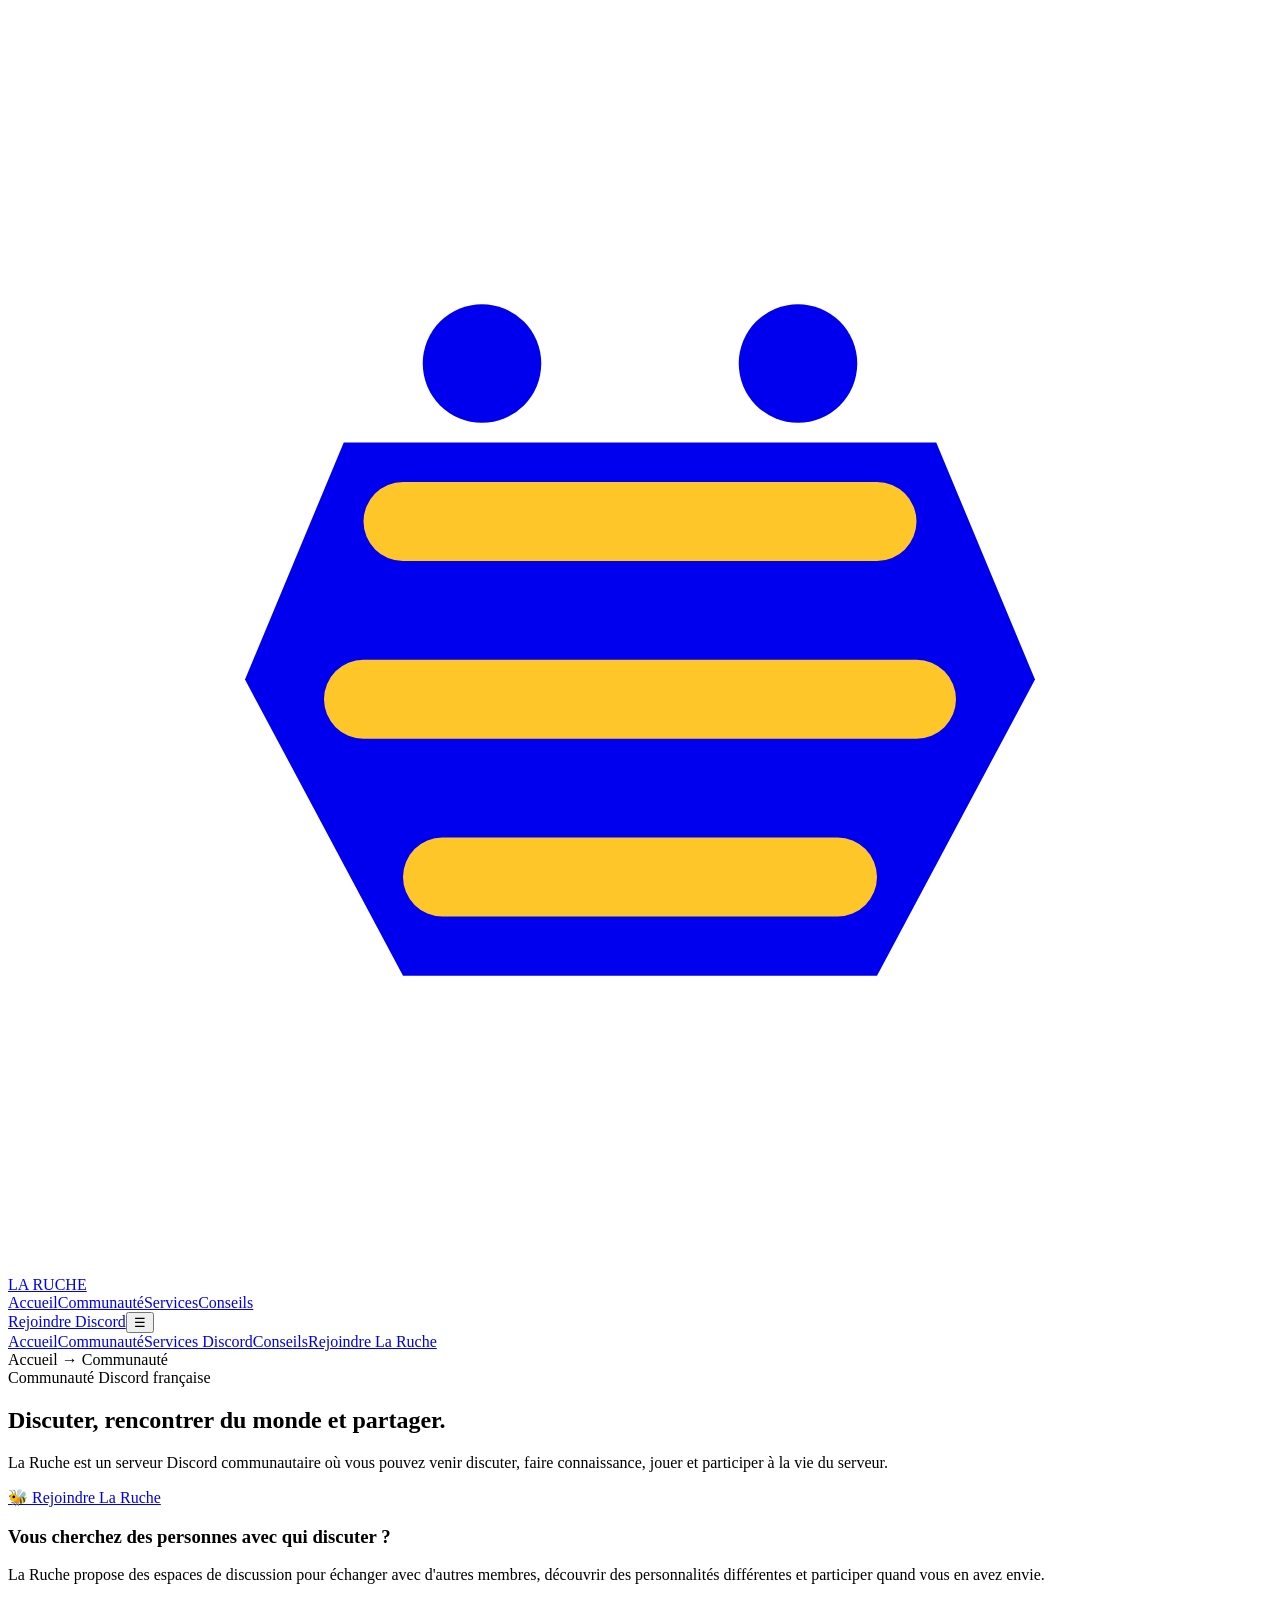
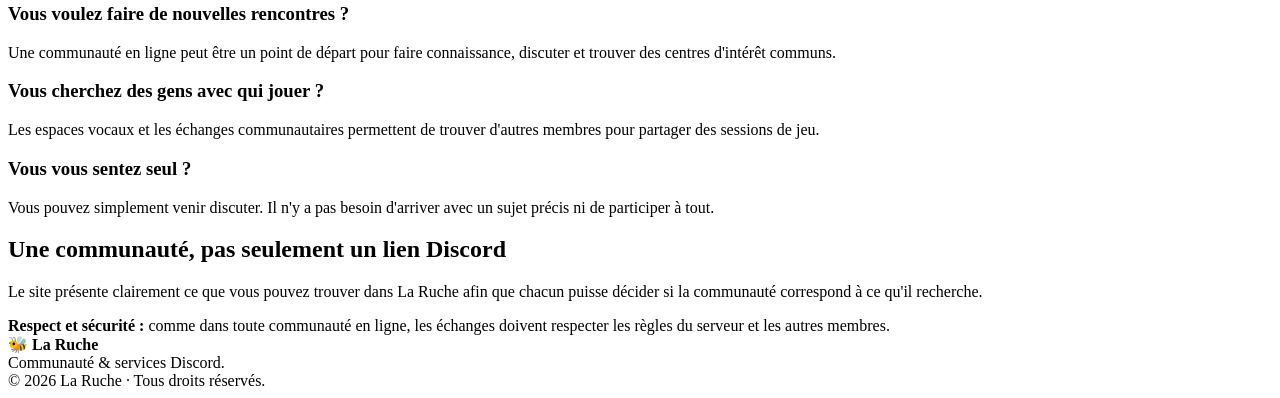
<file: communaute.html>
<!doctype html><html lang="fr"><head><meta charset="utf-8"><meta name="viewport" content="width=device-width,initial-scale=1"><title>Communauté Discord française — La Ruche</title><meta name="description" content="Serveur Discord français pour discuter, rencontrer de nouvelles personnes, se faire des amis, jouer et participer à une communauté."><link rel="canonical" href="https://laruche.raphael-etienne68.workers.dev/communaute.html"><meta name="robots" content="index,follow,max-image-preview:large"><meta property="og:type" content="website"><meta property="og:title" content="Communauté Discord française — La Ruche"><meta property="og:description" content="Serveur Discord français pour discuter, rencontrer de nouvelles personnes, se faire des amis, jouer et participer à une communauté."><meta property="og:url" content="https://laruche.raphael-etienne68.workers.dev/communaute.html"><meta name="twitter:card" content="summary_large_image"><link rel="icon" href="/favicon.svg" type="image/svg+xml"><link rel="stylesheet" href="/styles.css"></head><body><nav class="nav"><div class="container nav-inner"><a class="brand" href="/"><span class="brand-mark" aria-hidden="true"><svg viewBox="0 0 64 64" fill="none"><path d="M17 22h30l5 12-8 15H20L12 34l5-12Z" fill="currentColor"/><path d="M20 26h24M18 35h28M22 44h20" stroke="#ffc629" stroke-width="4" stroke-linecap="round"/><circle cx="24" cy="18" r="3" fill="currentColor"/><circle cx="40" cy="18" r="3" fill="currentColor"/></svg></span><span>LA RUCHE</span></a><div class="nav-links"><a href="/">Accueil</a><a href="/communaute.html">Communauté</a><a href="/services.html">Services</a><a href="/conseils.html">Conseils</a></div><a class="btn btn-gold nav-cta" data-invite href="https://discord.gg/laruche">Rejoindre Discord</a><button class="menu-toggle" data-menu-toggle aria-expanded="false" aria-label="Ouvrir le menu">☰</button></div><div class="mobile-menu" data-mobile-menu><a href="/">Accueil</a><a href="/communaute.html">Communauté</a><a href="/services.html">Services Discord</a><a href="/conseils.html">Conseils</a><a data-invite href="https://discord.gg/laruche">Rejoindre La Ruche</a></div></nav><main><div class="container breadcrumb">Accueil → Communauté</div><section class="page-hero"><div class="container"><span class="tag">Communauté Discord française</span><h1>Discuter, rencontrer du monde et partager.</h1><p class="lead">La Ruche est un serveur Discord communautaire où vous pouvez venir discuter, faire connaissance, jouer et participer à la vie du serveur.</p><div class="actions"><a class="btn btn-gold" data-invite href="https://discord.gg/laruche">🐝 Rejoindre La Ruche</a></div></div></section><section class="section"><div class="container grid"><article class="card"><h3>Vous cherchez des personnes avec qui discuter ?</h3><p>La Ruche propose des espaces de discussion pour échanger avec d'autres membres, découvrir des personnalités différentes et participer quand vous en avez envie.</p></article><article class="card"><h3>Vous voulez faire de nouvelles rencontres ?</h3><p>Une communauté en ligne peut être un point de départ pour faire connaissance, discuter et trouver des centres d'intérêt communs.</p></article><article class="card"><h3>Vous cherchez des gens avec qui jouer ?</h3><p>Les espaces vocaux et les échanges communautaires permettent de trouver d'autres membres pour partager des sessions de jeu.</p></article><article class="card"><h3>Vous vous sentez seul ?</h3><p>Vous pouvez simplement venir discuter. Il n'y a pas besoin d'arriver avec un sujet précis ni de participer à tout.</p></article></div></section><section class="section"><div class="container prose"><h2>Une communauté, pas seulement un lien Discord</h2><p>Le site présente clairement ce que vous pouvez trouver dans La Ruche afin que chacun puisse décider si la communauté correspond à ce qu'il recherche.</p><div class="note"><strong>Respect et sécurité :</strong> comme dans toute communauté en ligne, les échanges doivent respecter les règles du serveur et les autres membres.</div></div></section></main><footer><div class="container footer-inner"><div><strong>🐝 La Ruche</strong><br>Communauté & services Discord.</div><div>© <span data-year></span> La Ruche · Tous droits réservés.</div></div></footer><script src="/script.js"></script></body></html>
</file>
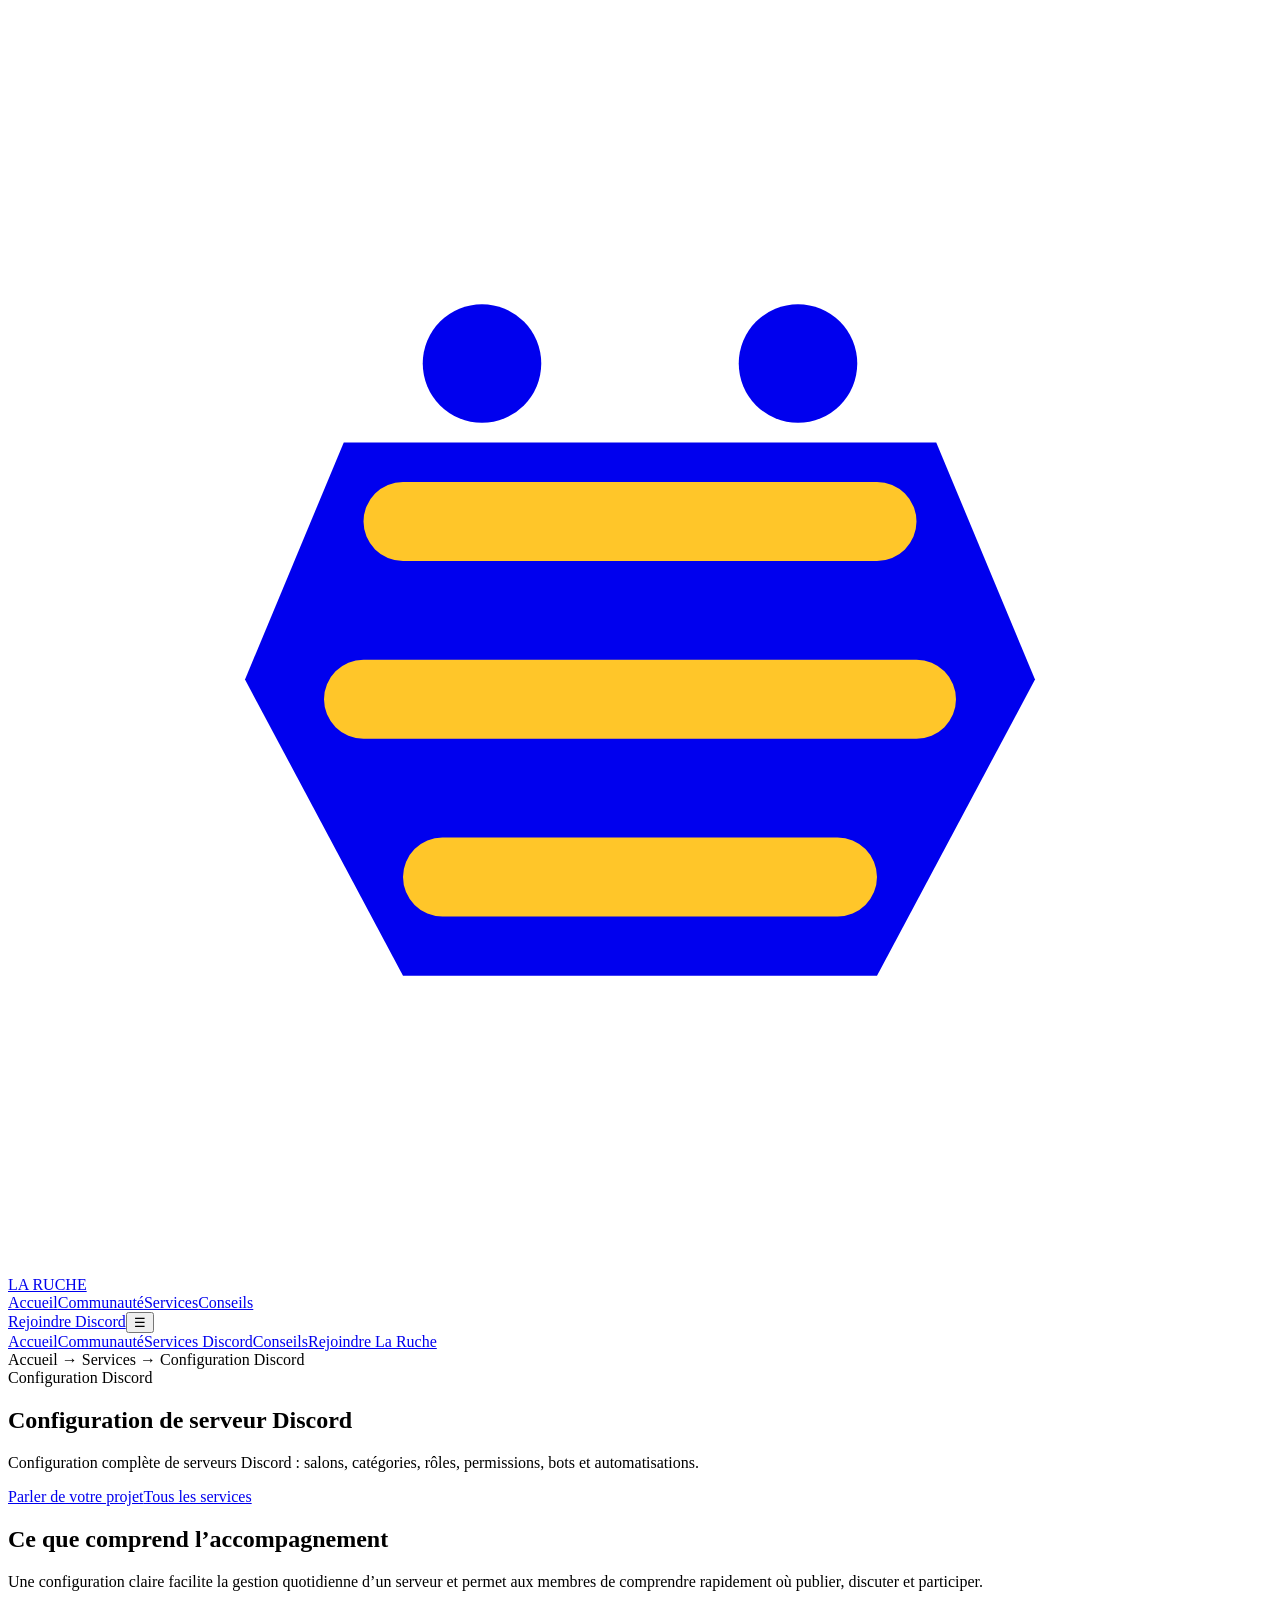
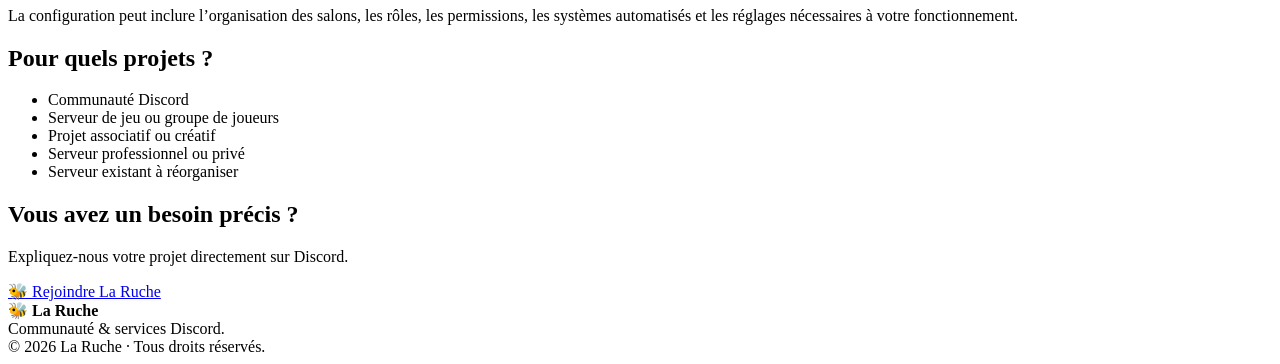
<file: configuration-discord.html>
<!doctype html><html lang="fr"><head><meta charset="utf-8"><meta name="viewport" content="width=device-width,initial-scale=1"><title>Configuration de serveur Discord | La Ruche</title><meta name="description" content="Configuration complète de serveurs Discord : salons, catégories, rôles, permissions, bots et automatisations."><link rel="canonical" href="https://laruche.raphael-etienne68.workers.dev/services/configuration-discord.html"><meta name="robots" content="index,follow,max-image-preview:large"><meta property="og:type" content="website"><meta property="og:title" content="Configuration de serveur Discord | La Ruche"><meta property="og:description" content="Configuration complète de serveurs Discord : salons, catégories, rôles, permissions, bots et automatisations."><meta property="og:url" content="https://laruche.raphael-etienne68.workers.dev/services/configuration-discord.html"><meta name="twitter:card" content="summary_large_image"><link rel="icon" href="/favicon.svg" type="image/svg+xml"><link rel="stylesheet" href="/styles.css"></head><body><nav class="nav"><div class="container nav-inner"><a class="brand" href="/"><span class="brand-mark" aria-hidden="true"><svg viewBox="0 0 64 64" fill="none"><path d="M17 22h30l5 12-8 15H20L12 34l5-12Z" fill="currentColor"/><path d="M20 26h24M18 35h28M22 44h20" stroke="#ffc629" stroke-width="4" stroke-linecap="round"/><circle cx="24" cy="18" r="3" fill="currentColor"/><circle cx="40" cy="18" r="3" fill="currentColor"/></svg></span><span>LA RUCHE</span></a><div class="nav-links"><a href="/">Accueil</a><a href="/communaute.html">Communauté</a><a href="/services.html">Services</a><a href="/conseils.html">Conseils</a></div><a class="btn btn-gold nav-cta" data-invite href="https://discord.gg/laruche">Rejoindre Discord</a><button class="menu-toggle" data-menu-toggle aria-expanded="false" aria-label="Ouvrir le menu">☰</button></div><div class="mobile-menu" data-mobile-menu><a href="/">Accueil</a><a href="/communaute.html">Communauté</a><a href="/services.html">Services Discord</a><a href="/conseils.html">Conseils</a><a data-invite href="https://discord.gg/laruche">Rejoindre La Ruche</a></div></nav><main><div class="container breadcrumb">Accueil → Services → Configuration Discord</div><section class="page-hero"><div class="container"><span class="tag">Configuration Discord</span><h1>Configuration de serveur Discord</h1><p class="lead">Configuration complète de serveurs Discord : salons, catégories, rôles, permissions, bots et automatisations.</p><div class="actions"><a class="btn btn-gold" data-invite href="https://discord.gg/laruche">Parler de votre projet</a><a class="btn btn-ghost" href="/services.html">Tous les services</a></div></div></section><section class="section"><div class="container prose"><h2>Ce que comprend l’accompagnement</h2><p>Une configuration claire facilite la gestion quotidienne d’un serveur et permet aux membres de comprendre rapidement où publier, discuter et participer.</p><p>La configuration peut inclure l’organisation des salons, les rôles, les permissions, les systèmes automatisés et les réglages nécessaires à votre fonctionnement.</p><h2>Pour quels projets ?</h2><ul class="list"><li>Communauté Discord</li><li>Serveur de jeu ou groupe de joueurs</li><li>Projet associatif ou créatif</li><li>Serveur professionnel ou privé</li><li>Serveur existant à réorganiser</li></ul></div></section><section class="cta"><div class="container"><div class="cta-box"><div><h2>Vous avez un besoin précis ?</h2><p>Expliquez-nous votre projet directement sur Discord.</p></div><a class="btn btn-gold" data-invite href="https://discord.gg/laruche">🐝 Rejoindre La Ruche</a></div></div></section></main><footer><div class="container footer-inner"><div><strong>🐝 La Ruche</strong><br>Communauté & services Discord.</div><div>© <span data-year></span> La Ruche · Tous droits réservés.</div></div></footer><script src="/script.js"></script></body></html>
</file>
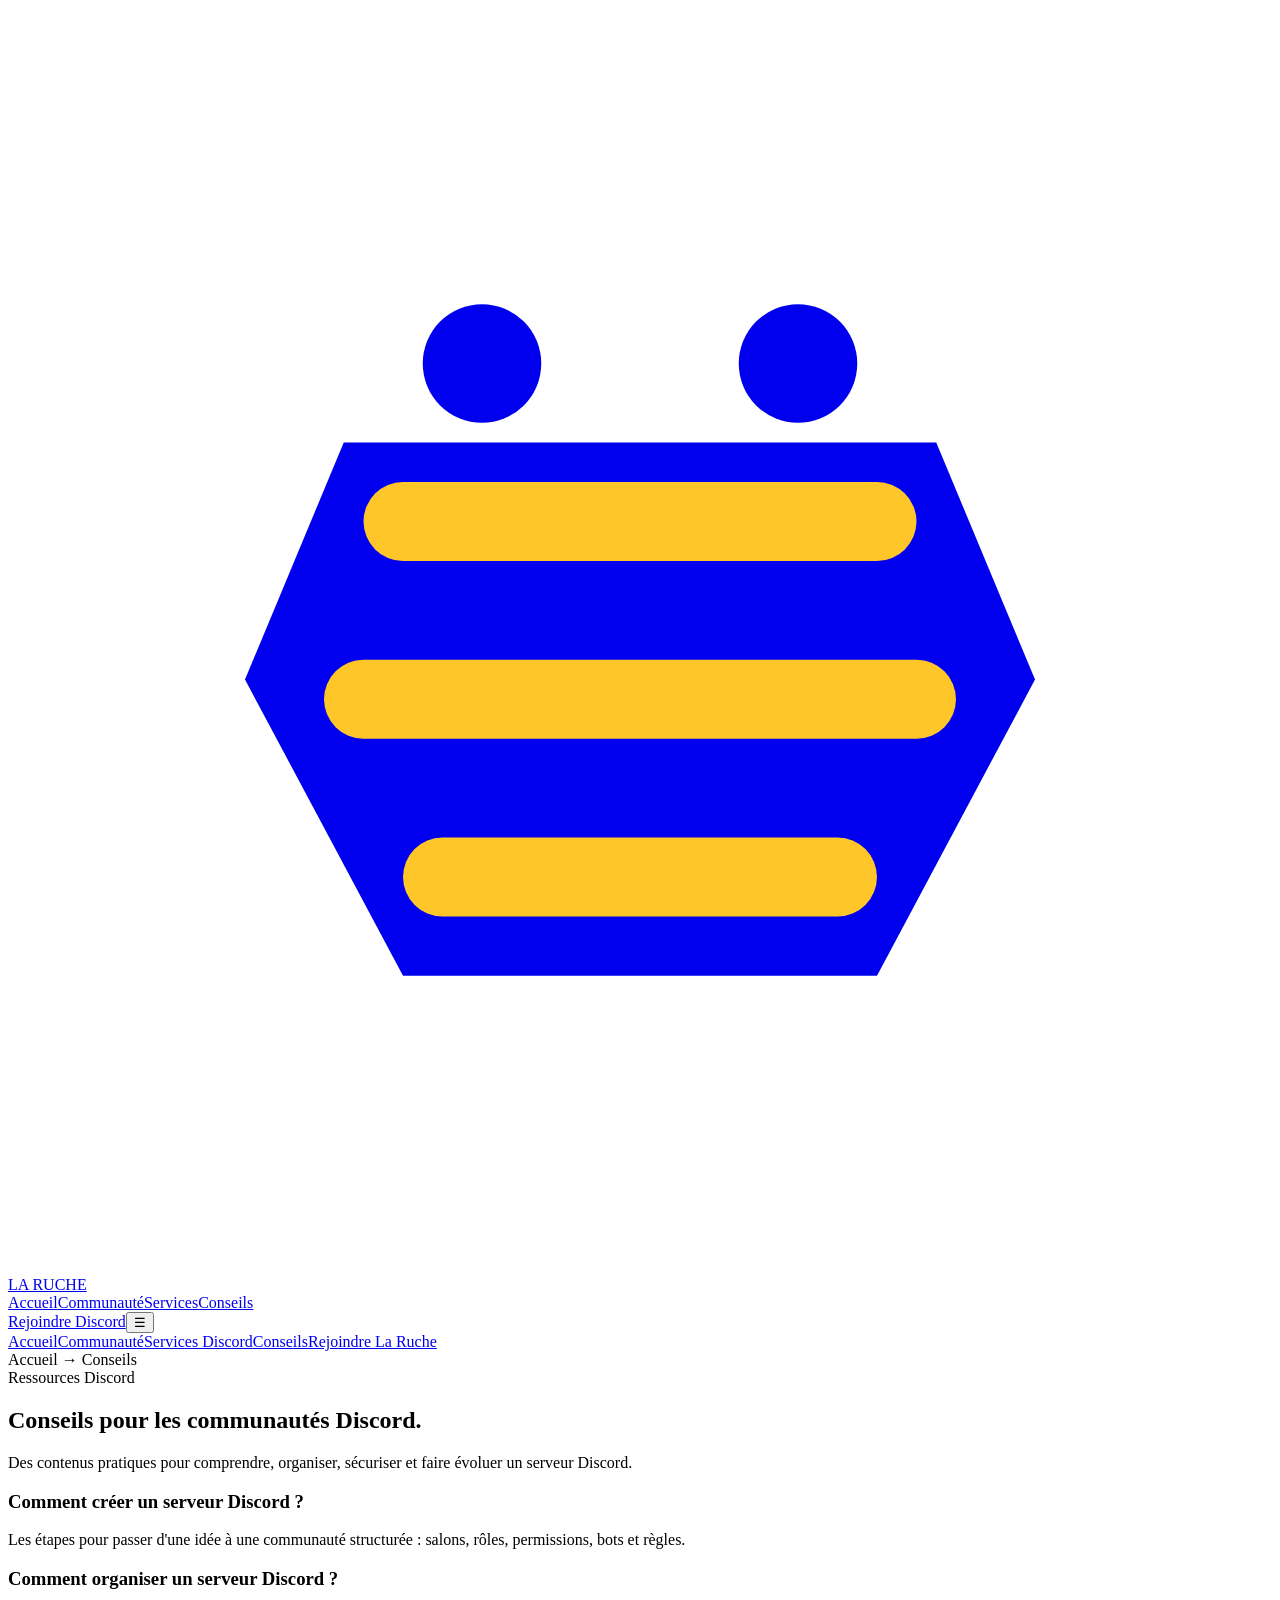
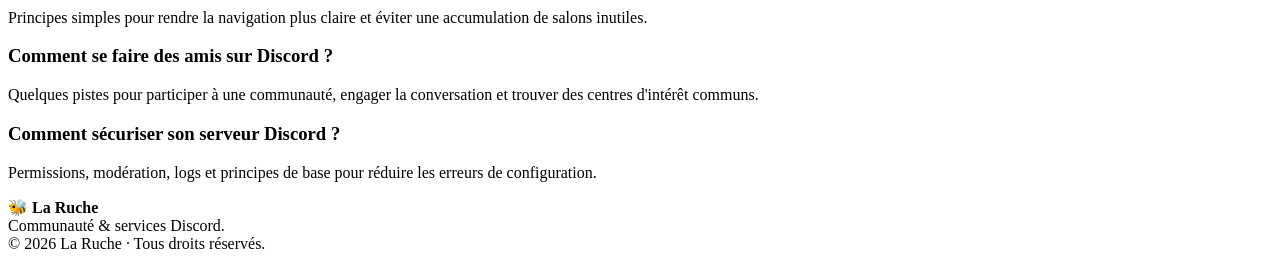
<file: conseils.html>
<!doctype html><html lang="fr"><head><meta charset="utf-8"><meta name="viewport" content="width=device-width,initial-scale=1"><title>Conseils Discord — Communauté, bots, sécurité et organisation | La Ruche</title><meta name="description" content="Conseils pratiques pour créer, organiser, sécuriser et faire évoluer un serveur Discord, ainsi que pour participer à une communauté en ligne."><link rel="canonical" href="https://laruche.raphael-etienne68.workers.dev/conseils.html"><meta name="robots" content="index,follow,max-image-preview:large"><meta property="og:type" content="website"><meta property="og:title" content="Conseils Discord — Communauté, bots, sécurité et organisation | La Ruche"><meta property="og:description" content="Conseils pratiques pour créer, organiser, sécuriser et faire évoluer un serveur Discord, ainsi que pour participer à une communauté en ligne."><meta property="og:url" content="https://laruche.raphael-etienne68.workers.dev/conseils.html"><meta name="twitter:card" content="summary_large_image"><link rel="icon" href="/favicon.svg" type="image/svg+xml"><link rel="stylesheet" href="/styles.css"></head><body><nav class="nav"><div class="container nav-inner"><a class="brand" href="/"><span class="brand-mark" aria-hidden="true"><svg viewBox="0 0 64 64" fill="none"><path d="M17 22h30l5 12-8 15H20L12 34l5-12Z" fill="currentColor"/><path d="M20 26h24M18 35h28M22 44h20" stroke="#ffc629" stroke-width="4" stroke-linecap="round"/><circle cx="24" cy="18" r="3" fill="currentColor"/><circle cx="40" cy="18" r="3" fill="currentColor"/></svg></span><span>LA RUCHE</span></a><div class="nav-links"><a href="/">Accueil</a><a href="/communaute.html">Communauté</a><a href="/services.html">Services</a><a href="/conseils.html">Conseils</a></div><a class="btn btn-gold nav-cta" data-invite href="https://discord.gg/laruche">Rejoindre Discord</a><button class="menu-toggle" data-menu-toggle aria-expanded="false" aria-label="Ouvrir le menu">☰</button></div><div class="mobile-menu" data-mobile-menu><a href="/">Accueil</a><a href="/communaute.html">Communauté</a><a href="/services.html">Services Discord</a><a href="/conseils.html">Conseils</a><a data-invite href="https://discord.gg/laruche">Rejoindre La Ruche</a></div></nav><main><div class="container breadcrumb">Accueil → Conseils</div><section class="page-hero"><div class="container"><span class="tag">Ressources Discord</span><h1>Conseils pour les communautés Discord.</h1><p class="lead">Des contenus pratiques pour comprendre, organiser, sécuriser et faire évoluer un serveur Discord.</p></div></section><section class="section"><div class="container grid"><article class="card"><h3>Comment créer un serveur Discord ?</h3><p>Les étapes pour passer d'une idée à une communauté structurée : salons, rôles, permissions, bots et règles.</p></article><article class="card"><h3>Comment organiser un serveur Discord ?</h3><p>Principes simples pour rendre la navigation plus claire et éviter une accumulation de salons inutiles.</p></article><article class="card"><h3>Comment se faire des amis sur Discord ?</h3><p>Quelques pistes pour participer à une communauté, engager la conversation et trouver des centres d'intérêt communs.</p></article><article class="card"><h3>Comment sécuriser son serveur Discord ?</h3><p>Permissions, modération, logs et principes de base pour réduire les erreurs de configuration.</p></article></div></section></main><footer><div class="container footer-inner"><div><strong>🐝 La Ruche</strong><br>Communauté & services Discord.</div><div>© <span data-year></span> La Ruche · Tous droits réservés.</div></div></footer><script src="/script.js"></script></body></html>
</file>
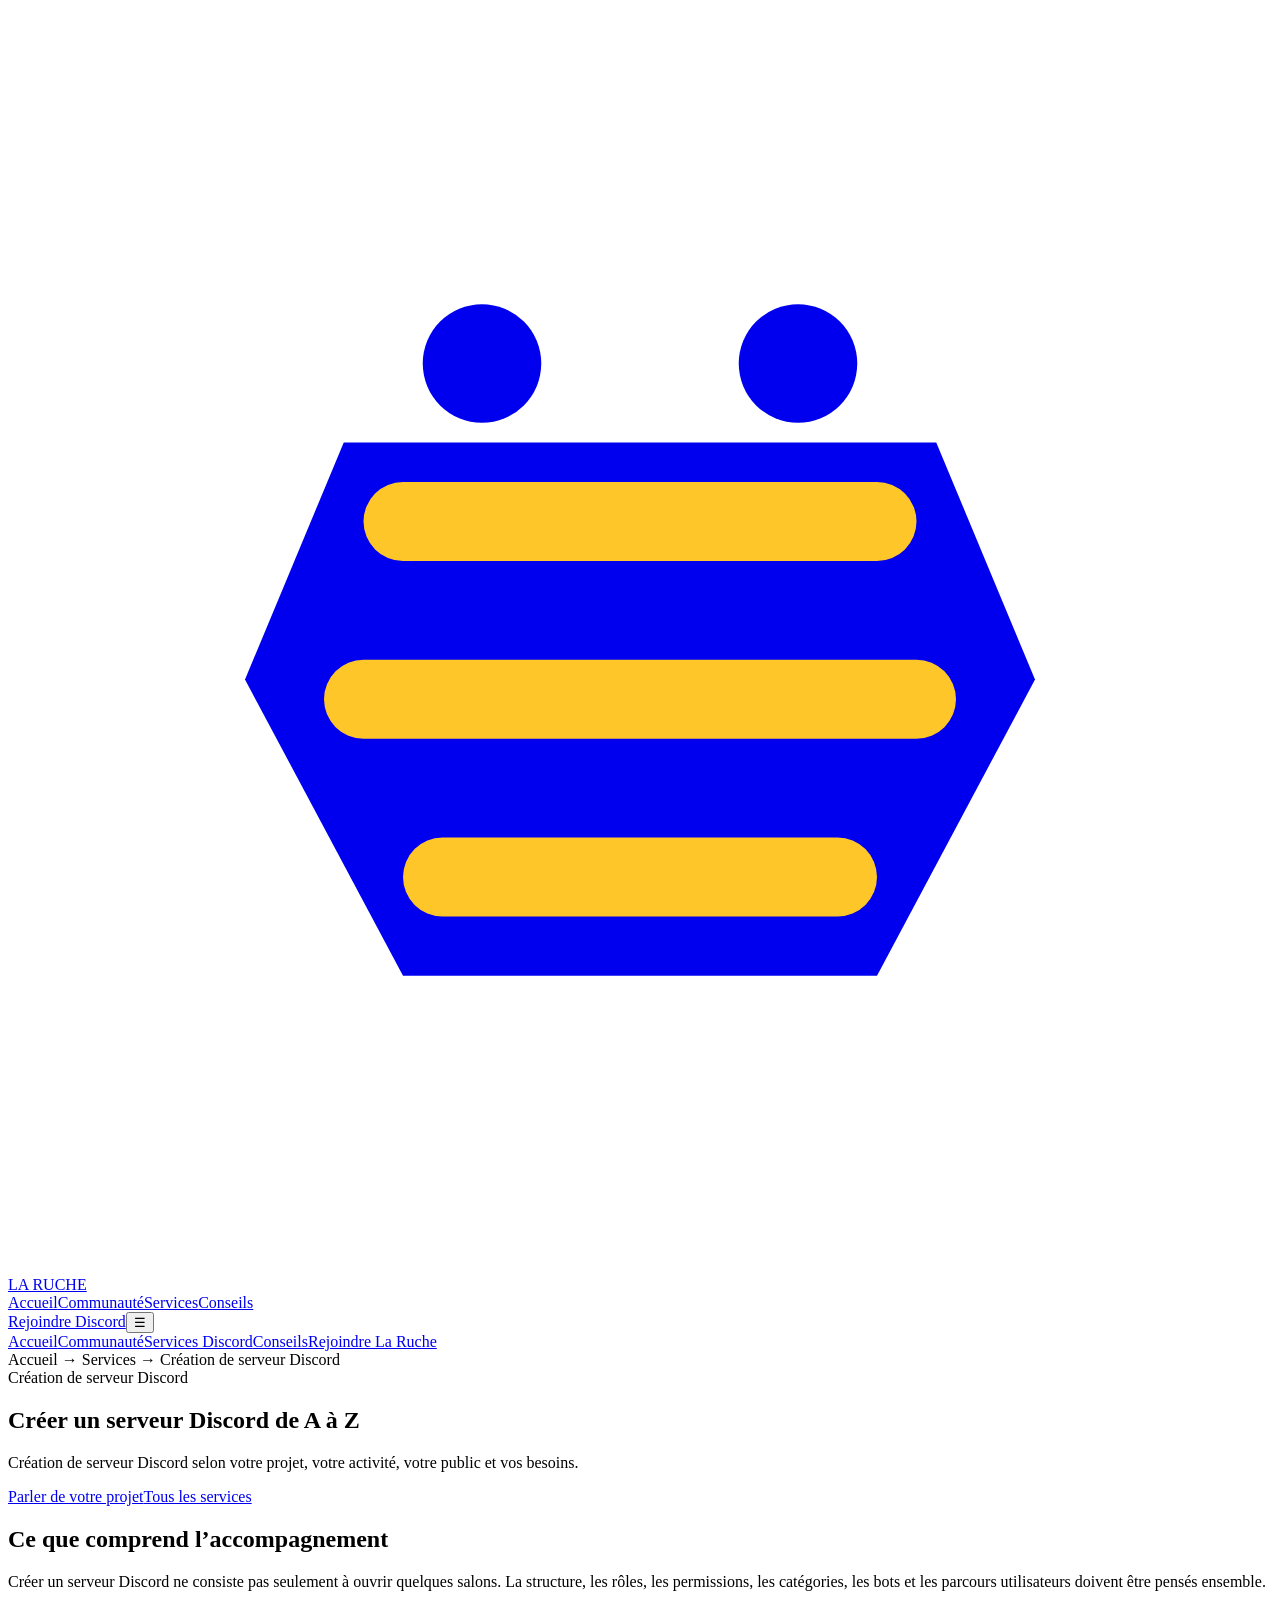
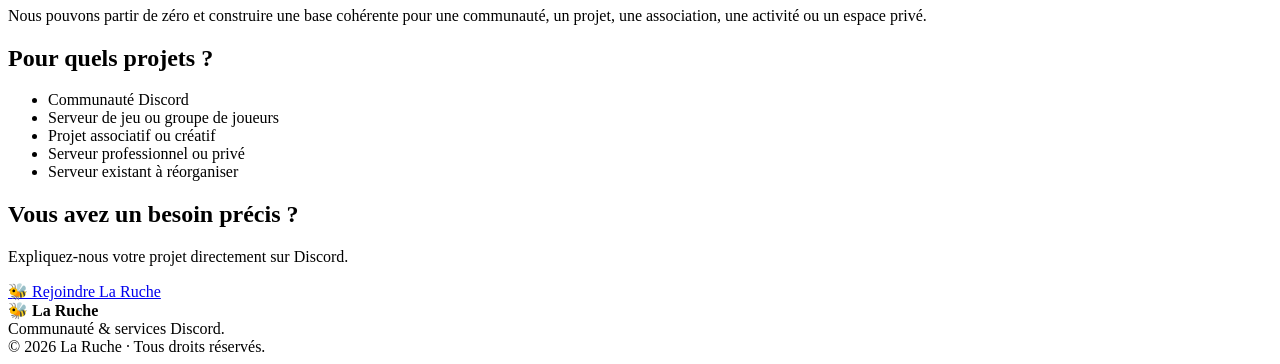
<file: creation-serveur-discord.html>
<!doctype html><html lang="fr"><head><meta charset="utf-8"><meta name="viewport" content="width=device-width,initial-scale=1"><title>Créer un serveur Discord de A à Z | La Ruche</title><meta name="description" content="Création de serveur Discord selon votre projet, votre activité, votre public et vos besoins."><link rel="canonical" href="https://laruche.raphael-etienne68.workers.dev/services/creation-serveur-discord.html"><meta name="robots" content="index,follow,max-image-preview:large"><meta property="og:type" content="website"><meta property="og:title" content="Créer un serveur Discord de A à Z | La Ruche"><meta property="og:description" content="Création de serveur Discord selon votre projet, votre activité, votre public et vos besoins."><meta property="og:url" content="https://laruche.raphael-etienne68.workers.dev/services/creation-serveur-discord.html"><meta name="twitter:card" content="summary_large_image"><link rel="icon" href="/favicon.svg" type="image/svg+xml"><link rel="stylesheet" href="/styles.css"></head><body><nav class="nav"><div class="container nav-inner"><a class="brand" href="/"><span class="brand-mark" aria-hidden="true"><svg viewBox="0 0 64 64" fill="none"><path d="M17 22h30l5 12-8 15H20L12 34l5-12Z" fill="currentColor"/><path d="M20 26h24M18 35h28M22 44h20" stroke="#ffc629" stroke-width="4" stroke-linecap="round"/><circle cx="24" cy="18" r="3" fill="currentColor"/><circle cx="40" cy="18" r="3" fill="currentColor"/></svg></span><span>LA RUCHE</span></a><div class="nav-links"><a href="/">Accueil</a><a href="/communaute.html">Communauté</a><a href="/services.html">Services</a><a href="/conseils.html">Conseils</a></div><a class="btn btn-gold nav-cta" data-invite href="https://discord.gg/laruche">Rejoindre Discord</a><button class="menu-toggle" data-menu-toggle aria-expanded="false" aria-label="Ouvrir le menu">☰</button></div><div class="mobile-menu" data-mobile-menu><a href="/">Accueil</a><a href="/communaute.html">Communauté</a><a href="/services.html">Services Discord</a><a href="/conseils.html">Conseils</a><a data-invite href="https://discord.gg/laruche">Rejoindre La Ruche</a></div></nav><main><div class="container breadcrumb">Accueil → Services → Création de serveur Discord</div><section class="page-hero"><div class="container"><span class="tag">Création de serveur Discord</span><h1>Créer un serveur Discord de A à Z</h1><p class="lead">Création de serveur Discord selon votre projet, votre activité, votre public et vos besoins.</p><div class="actions"><a class="btn btn-gold" data-invite href="https://discord.gg/laruche">Parler de votre projet</a><a class="btn btn-ghost" href="/services.html">Tous les services</a></div></div></section><section class="section"><div class="container prose"><h2>Ce que comprend l’accompagnement</h2><p>Créer un serveur Discord ne consiste pas seulement à ouvrir quelques salons. La structure, les rôles, les permissions, les catégories, les bots et les parcours utilisateurs doivent être pensés ensemble.</p><p>Nous pouvons partir de zéro et construire une base cohérente pour une communauté, un projet, une association, une activité ou un espace privé.</p><h2>Pour quels projets ?</h2><ul class="list"><li>Communauté Discord</li><li>Serveur de jeu ou groupe de joueurs</li><li>Projet associatif ou créatif</li><li>Serveur professionnel ou privé</li><li>Serveur existant à réorganiser</li></ul></div></section><section class="cta"><div class="container"><div class="cta-box"><div><h2>Vous avez un besoin précis ?</h2><p>Expliquez-nous votre projet directement sur Discord.</p></div><a class="btn btn-gold" data-invite href="https://discord.gg/laruche">🐝 Rejoindre La Ruche</a></div></div></section></main><footer><div class="container footer-inner"><div><strong>🐝 La Ruche</strong><br>Communauté & services Discord.</div><div>© <span data-year></span> La Ruche · Tous droits réservés.</div></div></footer><script src="/script.js"></script></body></html>
</file>
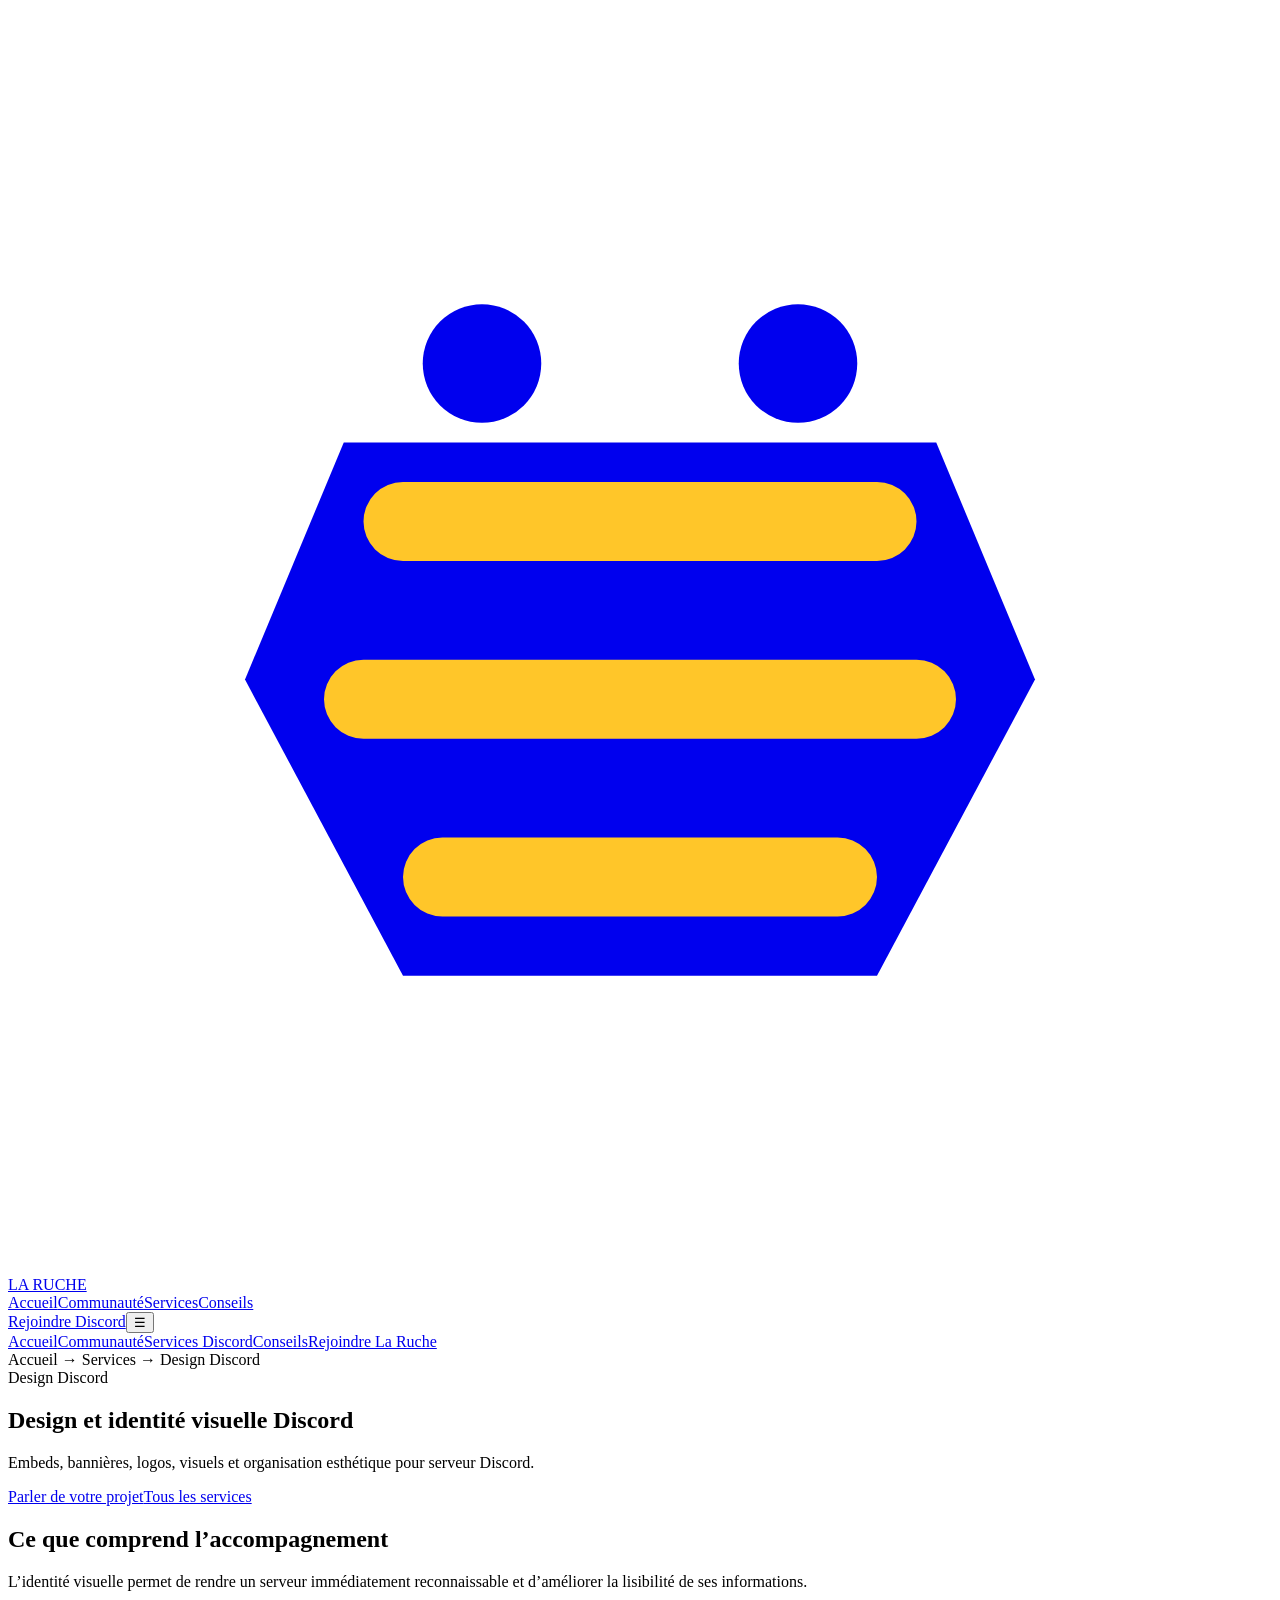
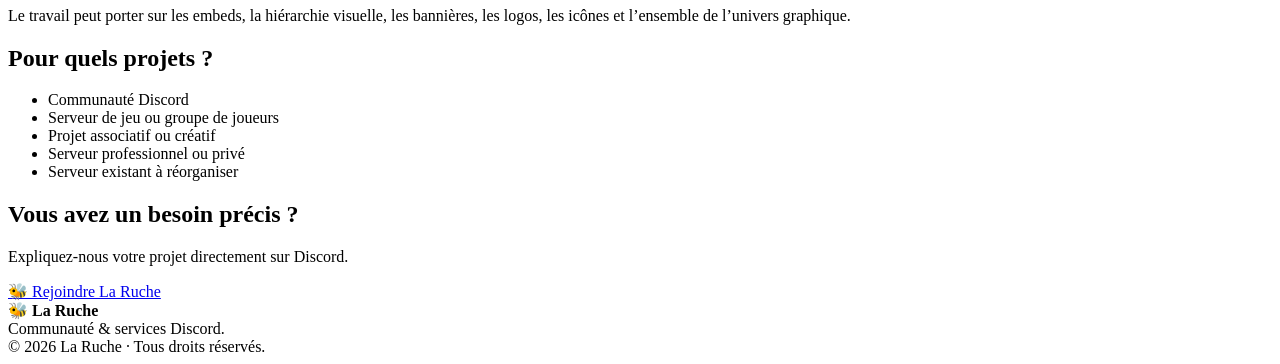
<file: design-discord.html>
<!doctype html><html lang="fr"><head><meta charset="utf-8"><meta name="viewport" content="width=device-width,initial-scale=1"><title>Design et identité visuelle Discord | La Ruche</title><meta name="description" content="Embeds, bannières, logos, visuels et organisation esthétique pour serveur Discord."><link rel="canonical" href="https://laruche.raphael-etienne68.workers.dev/services/design-discord.html"><meta name="robots" content="index,follow,max-image-preview:large"><meta property="og:type" content="website"><meta property="og:title" content="Design et identité visuelle Discord | La Ruche"><meta property="og:description" content="Embeds, bannières, logos, visuels et organisation esthétique pour serveur Discord."><meta property="og:url" content="https://laruche.raphael-etienne68.workers.dev/services/design-discord.html"><meta name="twitter:card" content="summary_large_image"><link rel="icon" href="/favicon.svg" type="image/svg+xml"><link rel="stylesheet" href="/styles.css"></head><body><nav class="nav"><div class="container nav-inner"><a class="brand" href="/"><span class="brand-mark" aria-hidden="true"><svg viewBox="0 0 64 64" fill="none"><path d="M17 22h30l5 12-8 15H20L12 34l5-12Z" fill="currentColor"/><path d="M20 26h24M18 35h28M22 44h20" stroke="#ffc629" stroke-width="4" stroke-linecap="round"/><circle cx="24" cy="18" r="3" fill="currentColor"/><circle cx="40" cy="18" r="3" fill="currentColor"/></svg></span><span>LA RUCHE</span></a><div class="nav-links"><a href="/">Accueil</a><a href="/communaute.html">Communauté</a><a href="/services.html">Services</a><a href="/conseils.html">Conseils</a></div><a class="btn btn-gold nav-cta" data-invite href="https://discord.gg/laruche">Rejoindre Discord</a><button class="menu-toggle" data-menu-toggle aria-expanded="false" aria-label="Ouvrir le menu">☰</button></div><div class="mobile-menu" data-mobile-menu><a href="/">Accueil</a><a href="/communaute.html">Communauté</a><a href="/services.html">Services Discord</a><a href="/conseils.html">Conseils</a><a data-invite href="https://discord.gg/laruche">Rejoindre La Ruche</a></div></nav><main><div class="container breadcrumb">Accueil → Services → Design Discord</div><section class="page-hero"><div class="container"><span class="tag">Design Discord</span><h1>Design et identité visuelle Discord</h1><p class="lead">Embeds, bannières, logos, visuels et organisation esthétique pour serveur Discord.</p><div class="actions"><a class="btn btn-gold" data-invite href="https://discord.gg/laruche">Parler de votre projet</a><a class="btn btn-ghost" href="/services.html">Tous les services</a></div></div></section><section class="section"><div class="container prose"><h2>Ce que comprend l’accompagnement</h2><p>L’identité visuelle permet de rendre un serveur immédiatement reconnaissable et d’améliorer la lisibilité de ses informations.</p><p>Le travail peut porter sur les embeds, la hiérarchie visuelle, les bannières, les logos, les icônes et l’ensemble de l’univers graphique.</p><h2>Pour quels projets ?</h2><ul class="list"><li>Communauté Discord</li><li>Serveur de jeu ou groupe de joueurs</li><li>Projet associatif ou créatif</li><li>Serveur professionnel ou privé</li><li>Serveur existant à réorganiser</li></ul></div></section><section class="cta"><div class="container"><div class="cta-box"><div><h2>Vous avez un besoin précis ?</h2><p>Expliquez-nous votre projet directement sur Discord.</p></div><a class="btn btn-gold" data-invite href="https://discord.gg/laruche">🐝 Rejoindre La Ruche</a></div></div></section></main><footer><div class="container footer-inner"><div><strong>🐝 La Ruche</strong><br>Communauté & services Discord.</div><div>© <span data-year></span> La Ruche · Tous droits réservés.</div></div></footer><script src="/script.js"></script></body></html>
</file>
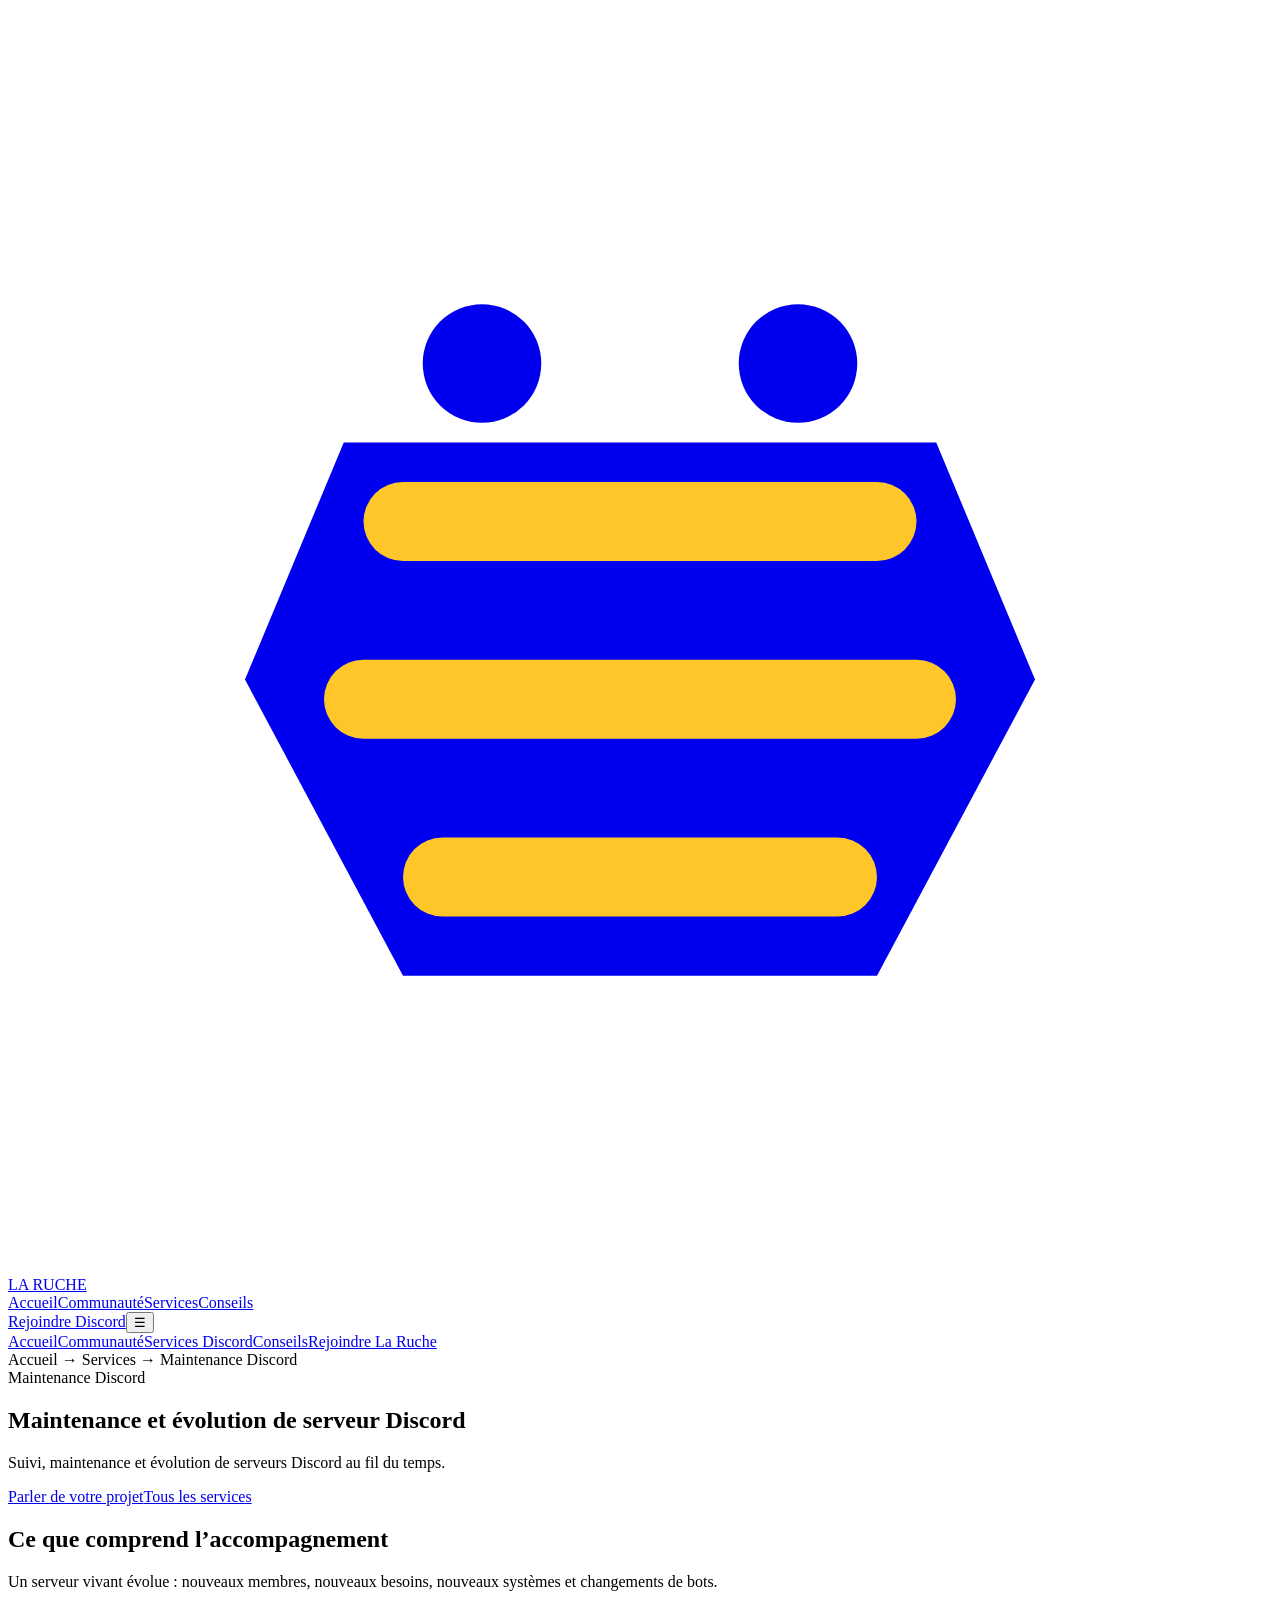
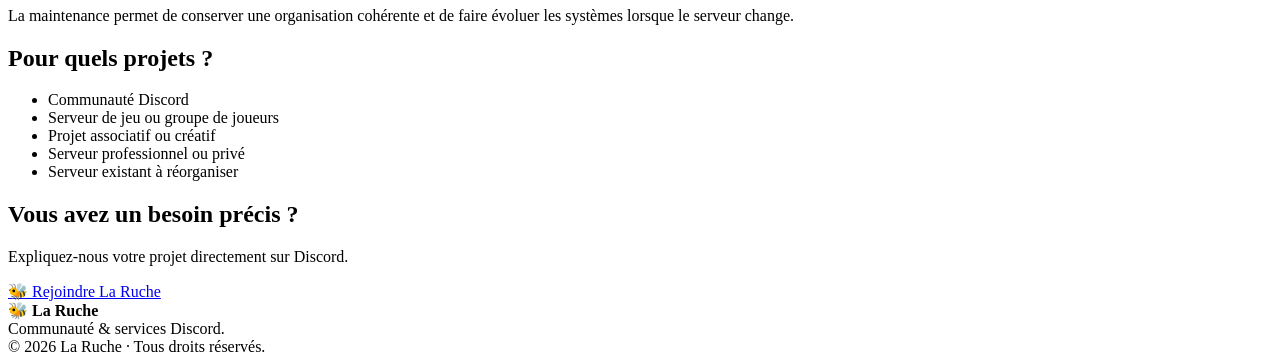
<file: maintenance-discord.html>
<!doctype html><html lang="fr"><head><meta charset="utf-8"><meta name="viewport" content="width=device-width,initial-scale=1"><title>Maintenance et évolution de serveur Discord | La Ruche</title><meta name="description" content="Suivi, maintenance et évolution de serveurs Discord au fil du temps."><link rel="canonical" href="https://laruche.raphael-etienne68.workers.dev/services/maintenance-discord.html"><meta name="robots" content="index,follow,max-image-preview:large"><meta property="og:type" content="website"><meta property="og:title" content="Maintenance et évolution de serveur Discord | La Ruche"><meta property="og:description" content="Suivi, maintenance et évolution de serveurs Discord au fil du temps."><meta property="og:url" content="https://laruche.raphael-etienne68.workers.dev/services/maintenance-discord.html"><meta name="twitter:card" content="summary_large_image"><link rel="icon" href="/favicon.svg" type="image/svg+xml"><link rel="stylesheet" href="/styles.css"></head><body><nav class="nav"><div class="container nav-inner"><a class="brand" href="/"><span class="brand-mark" aria-hidden="true"><svg viewBox="0 0 64 64" fill="none"><path d="M17 22h30l5 12-8 15H20L12 34l5-12Z" fill="currentColor"/><path d="M20 26h24M18 35h28M22 44h20" stroke="#ffc629" stroke-width="4" stroke-linecap="round"/><circle cx="24" cy="18" r="3" fill="currentColor"/><circle cx="40" cy="18" r="3" fill="currentColor"/></svg></span><span>LA RUCHE</span></a><div class="nav-links"><a href="/">Accueil</a><a href="/communaute.html">Communauté</a><a href="/services.html">Services</a><a href="/conseils.html">Conseils</a></div><a class="btn btn-gold nav-cta" data-invite href="https://discord.gg/laruche">Rejoindre Discord</a><button class="menu-toggle" data-menu-toggle aria-expanded="false" aria-label="Ouvrir le menu">☰</button></div><div class="mobile-menu" data-mobile-menu><a href="/">Accueil</a><a href="/communaute.html">Communauté</a><a href="/services.html">Services Discord</a><a href="/conseils.html">Conseils</a><a data-invite href="https://discord.gg/laruche">Rejoindre La Ruche</a></div></nav><main><div class="container breadcrumb">Accueil → Services → Maintenance Discord</div><section class="page-hero"><div class="container"><span class="tag">Maintenance Discord</span><h1>Maintenance et évolution de serveur Discord</h1><p class="lead">Suivi, maintenance et évolution de serveurs Discord au fil du temps.</p><div class="actions"><a class="btn btn-gold" data-invite href="https://discord.gg/laruche">Parler de votre projet</a><a class="btn btn-ghost" href="/services.html">Tous les services</a></div></div></section><section class="section"><div class="container prose"><h2>Ce que comprend l’accompagnement</h2><p>Un serveur vivant évolue : nouveaux membres, nouveaux besoins, nouveaux systèmes et changements de bots.</p><p>La maintenance permet de conserver une organisation cohérente et de faire évoluer les systèmes lorsque le serveur change.</p><h2>Pour quels projets ?</h2><ul class="list"><li>Communauté Discord</li><li>Serveur de jeu ou groupe de joueurs</li><li>Projet associatif ou créatif</li><li>Serveur professionnel ou privé</li><li>Serveur existant à réorganiser</li></ul></div></section><section class="cta"><div class="container"><div class="cta-box"><div><h2>Vous avez un besoin précis ?</h2><p>Expliquez-nous votre projet directement sur Discord.</p></div><a class="btn btn-gold" data-invite href="https://discord.gg/laruche">🐝 Rejoindre La Ruche</a></div></div></section></main><footer><div class="container footer-inner"><div><strong>🐝 La Ruche</strong><br>Communauté & services Discord.</div><div>© <span data-year></span> La Ruche · Tous droits réservés.</div></div></footer><script src="/script.js"></script></body></html>
</file>
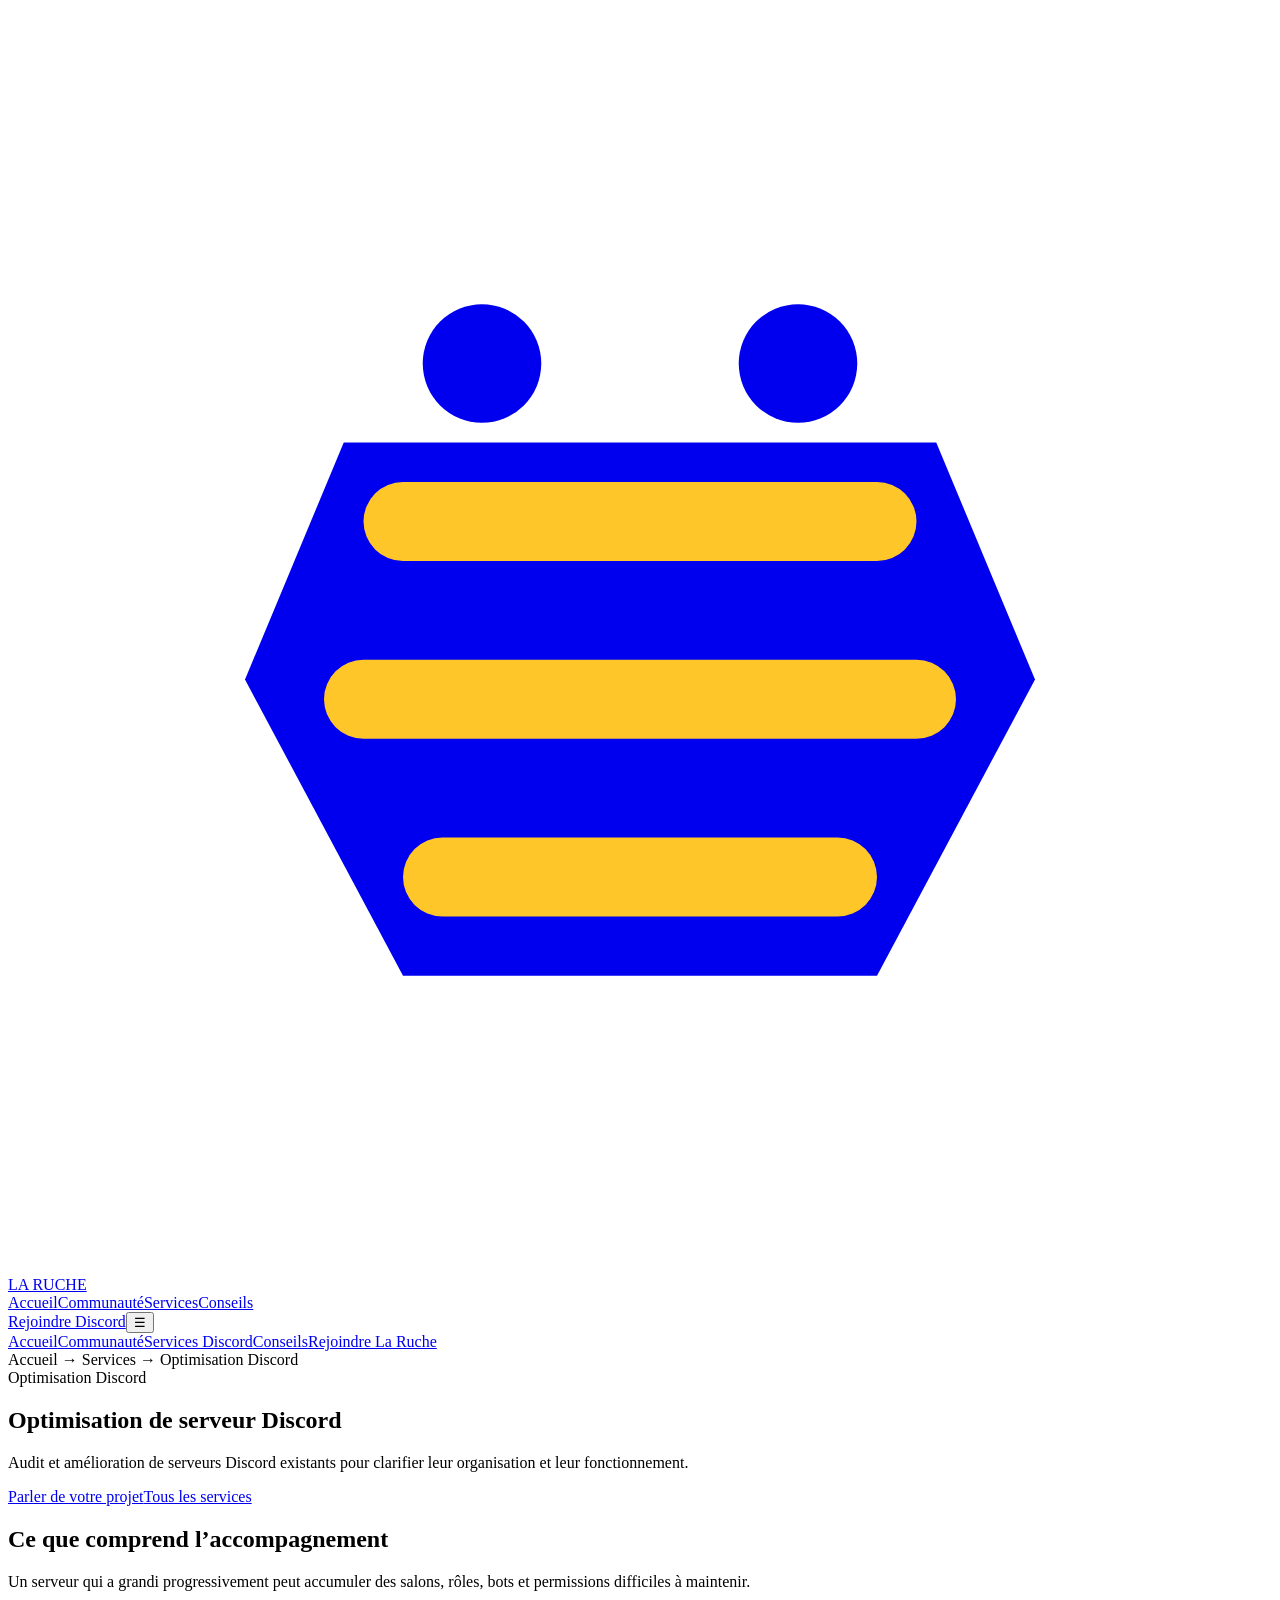
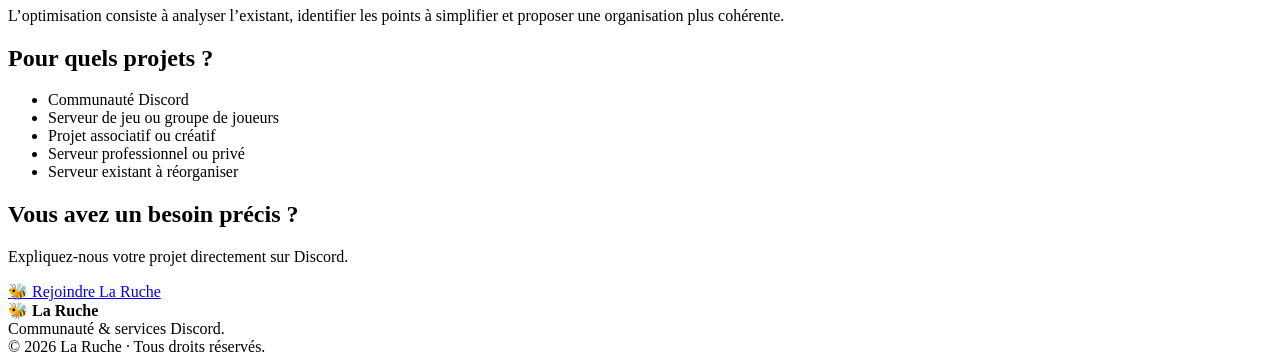
<file: optimisation-discord.html>
<!doctype html><html lang="fr"><head><meta charset="utf-8"><meta name="viewport" content="width=device-width,initial-scale=1"><title>Optimisation de serveur Discord | La Ruche</title><meta name="description" content="Audit et amélioration de serveurs Discord existants pour clarifier leur organisation et leur fonctionnement."><link rel="canonical" href="https://laruche.raphael-etienne68.workers.dev/services/optimisation-discord.html"><meta name="robots" content="index,follow,max-image-preview:large"><meta property="og:type" content="website"><meta property="og:title" content="Optimisation de serveur Discord | La Ruche"><meta property="og:description" content="Audit et amélioration de serveurs Discord existants pour clarifier leur organisation et leur fonctionnement."><meta property="og:url" content="https://laruche.raphael-etienne68.workers.dev/services/optimisation-discord.html"><meta name="twitter:card" content="summary_large_image"><link rel="icon" href="/favicon.svg" type="image/svg+xml"><link rel="stylesheet" href="/styles.css"></head><body><nav class="nav"><div class="container nav-inner"><a class="brand" href="/"><span class="brand-mark" aria-hidden="true"><svg viewBox="0 0 64 64" fill="none"><path d="M17 22h30l5 12-8 15H20L12 34l5-12Z" fill="currentColor"/><path d="M20 26h24M18 35h28M22 44h20" stroke="#ffc629" stroke-width="4" stroke-linecap="round"/><circle cx="24" cy="18" r="3" fill="currentColor"/><circle cx="40" cy="18" r="3" fill="currentColor"/></svg></span><span>LA RUCHE</span></a><div class="nav-links"><a href="/">Accueil</a><a href="/communaute.html">Communauté</a><a href="/services.html">Services</a><a href="/conseils.html">Conseils</a></div><a class="btn btn-gold nav-cta" data-invite href="https://discord.gg/laruche">Rejoindre Discord</a><button class="menu-toggle" data-menu-toggle aria-expanded="false" aria-label="Ouvrir le menu">☰</button></div><div class="mobile-menu" data-mobile-menu><a href="/">Accueil</a><a href="/communaute.html">Communauté</a><a href="/services.html">Services Discord</a><a href="/conseils.html">Conseils</a><a data-invite href="https://discord.gg/laruche">Rejoindre La Ruche</a></div></nav><main><div class="container breadcrumb">Accueil → Services → Optimisation Discord</div><section class="page-hero"><div class="container"><span class="tag">Optimisation Discord</span><h1>Optimisation de serveur Discord</h1><p class="lead">Audit et amélioration de serveurs Discord existants pour clarifier leur organisation et leur fonctionnement.</p><div class="actions"><a class="btn btn-gold" data-invite href="https://discord.gg/laruche">Parler de votre projet</a><a class="btn btn-ghost" href="/services.html">Tous les services</a></div></div></section><section class="section"><div class="container prose"><h2>Ce que comprend l’accompagnement</h2><p>Un serveur qui a grandi progressivement peut accumuler des salons, rôles, bots et permissions difficiles à maintenir.</p><p>L’optimisation consiste à analyser l’existant, identifier les points à simplifier et proposer une organisation plus cohérente.</p><h2>Pour quels projets ?</h2><ul class="list"><li>Communauté Discord</li><li>Serveur de jeu ou groupe de joueurs</li><li>Projet associatif ou créatif</li><li>Serveur professionnel ou privé</li><li>Serveur existant à réorganiser</li></ul></div></section><section class="cta"><div class="container"><div class="cta-box"><div><h2>Vous avez un besoin précis ?</h2><p>Expliquez-nous votre projet directement sur Discord.</p></div><a class="btn btn-gold" data-invite href="https://discord.gg/laruche">🐝 Rejoindre La Ruche</a></div></div></section></main><footer><div class="container footer-inner"><div><strong>🐝 La Ruche</strong><br>Communauté & services Discord.</div><div>© <span data-year></span> La Ruche · Tous droits réservés.</div></div></footer><script src="/script.js"></script></body></html>
</file>
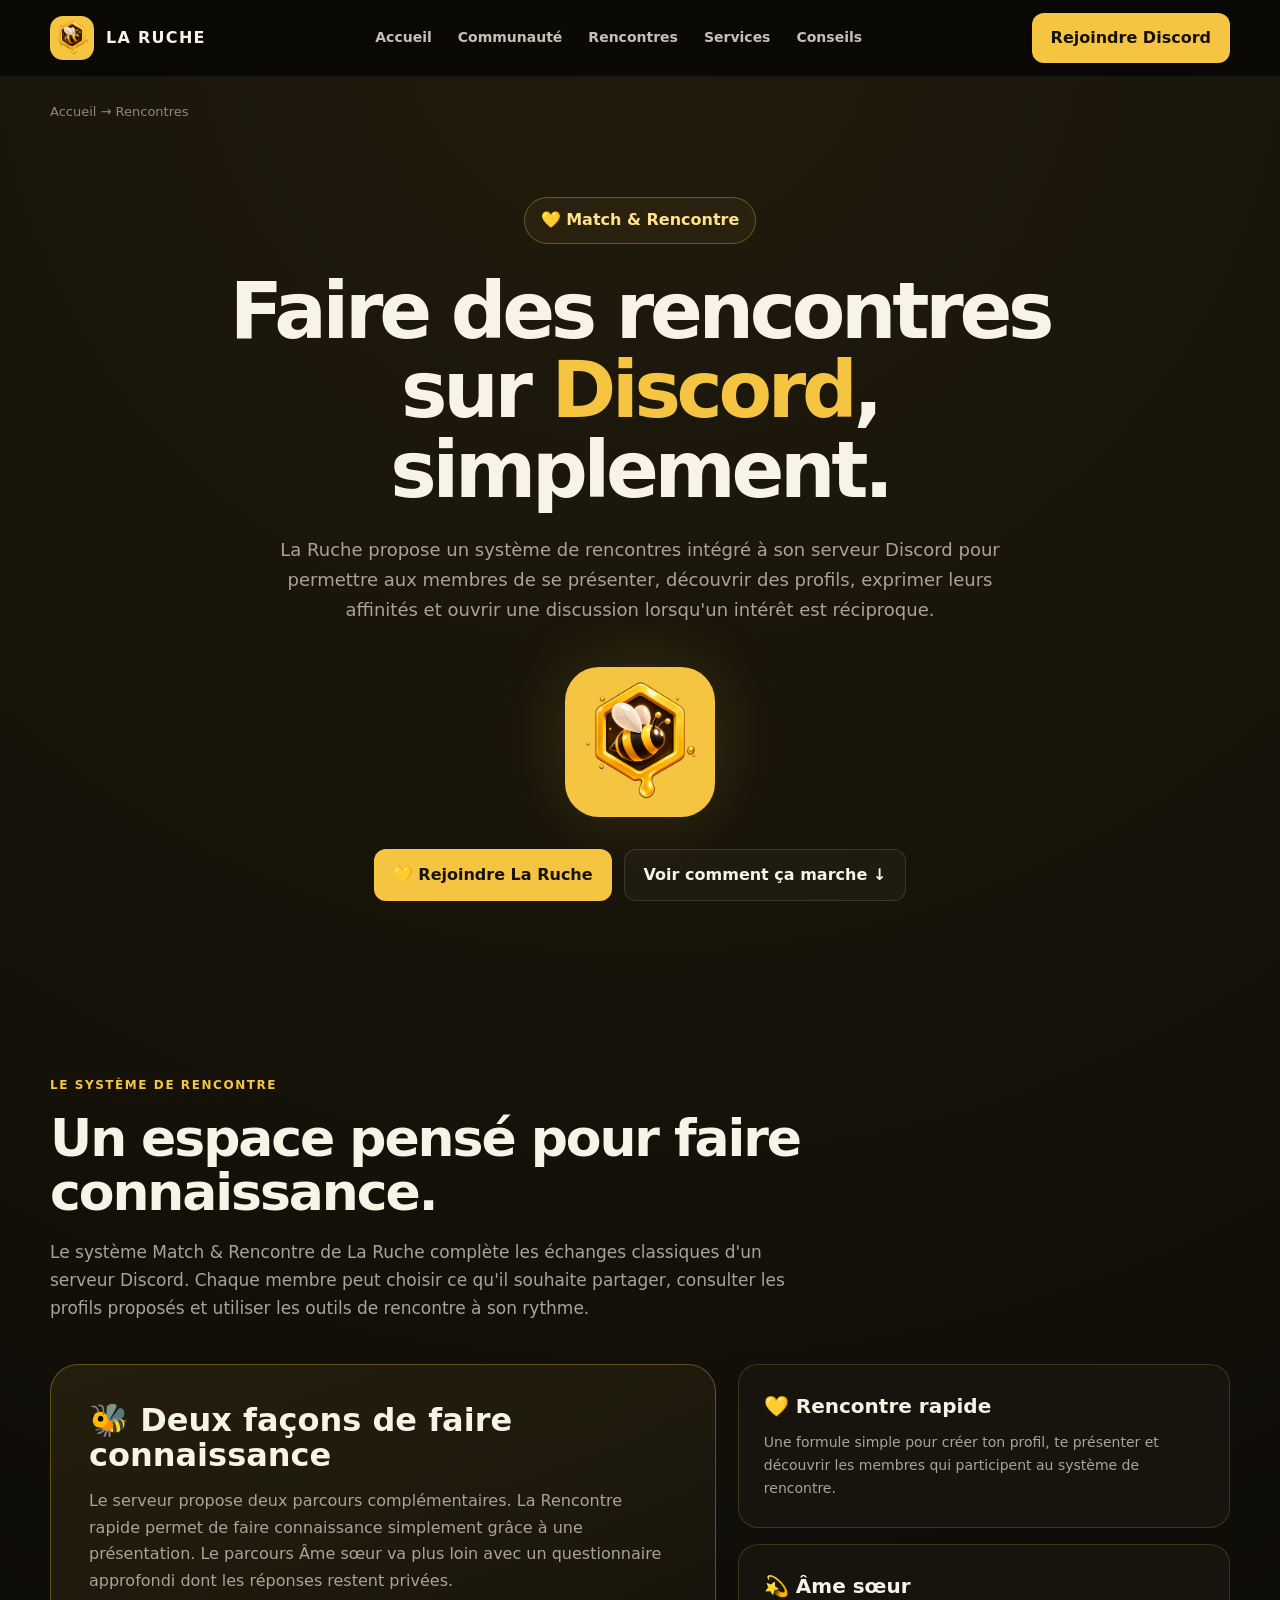
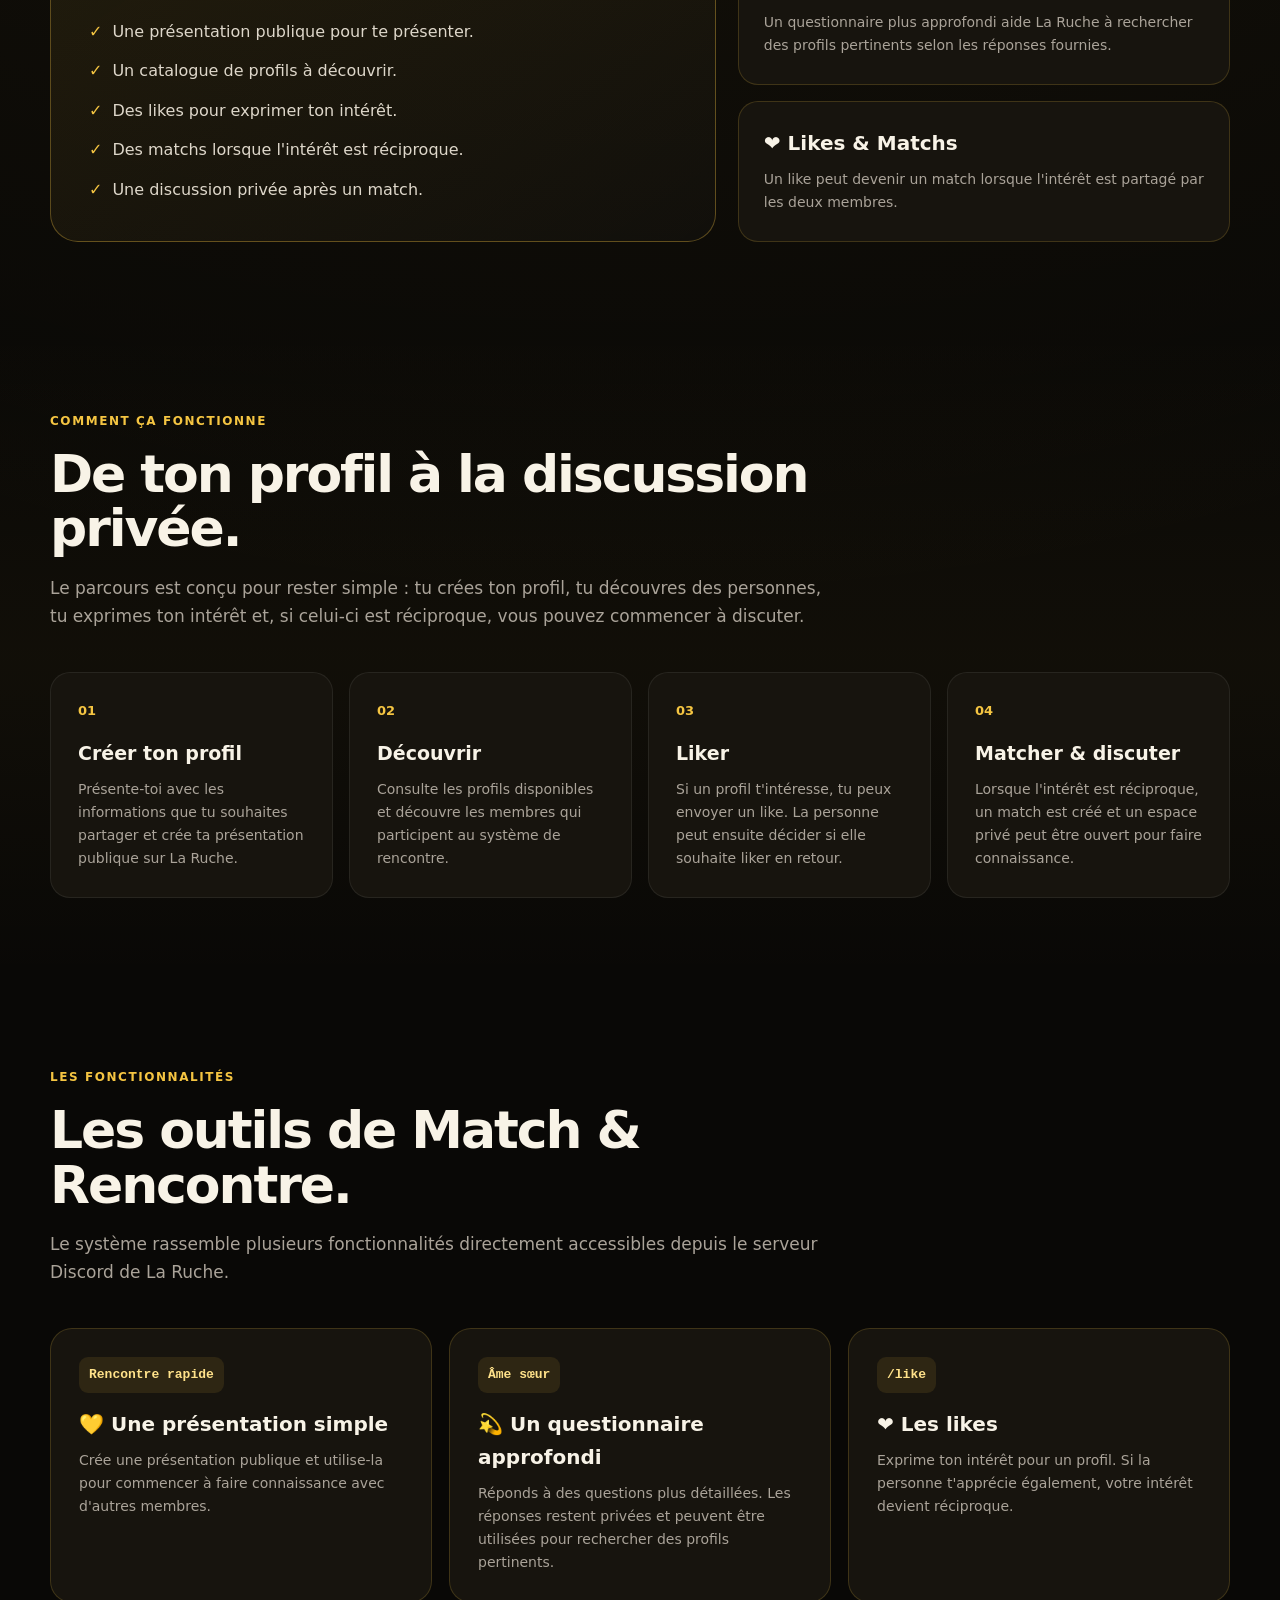
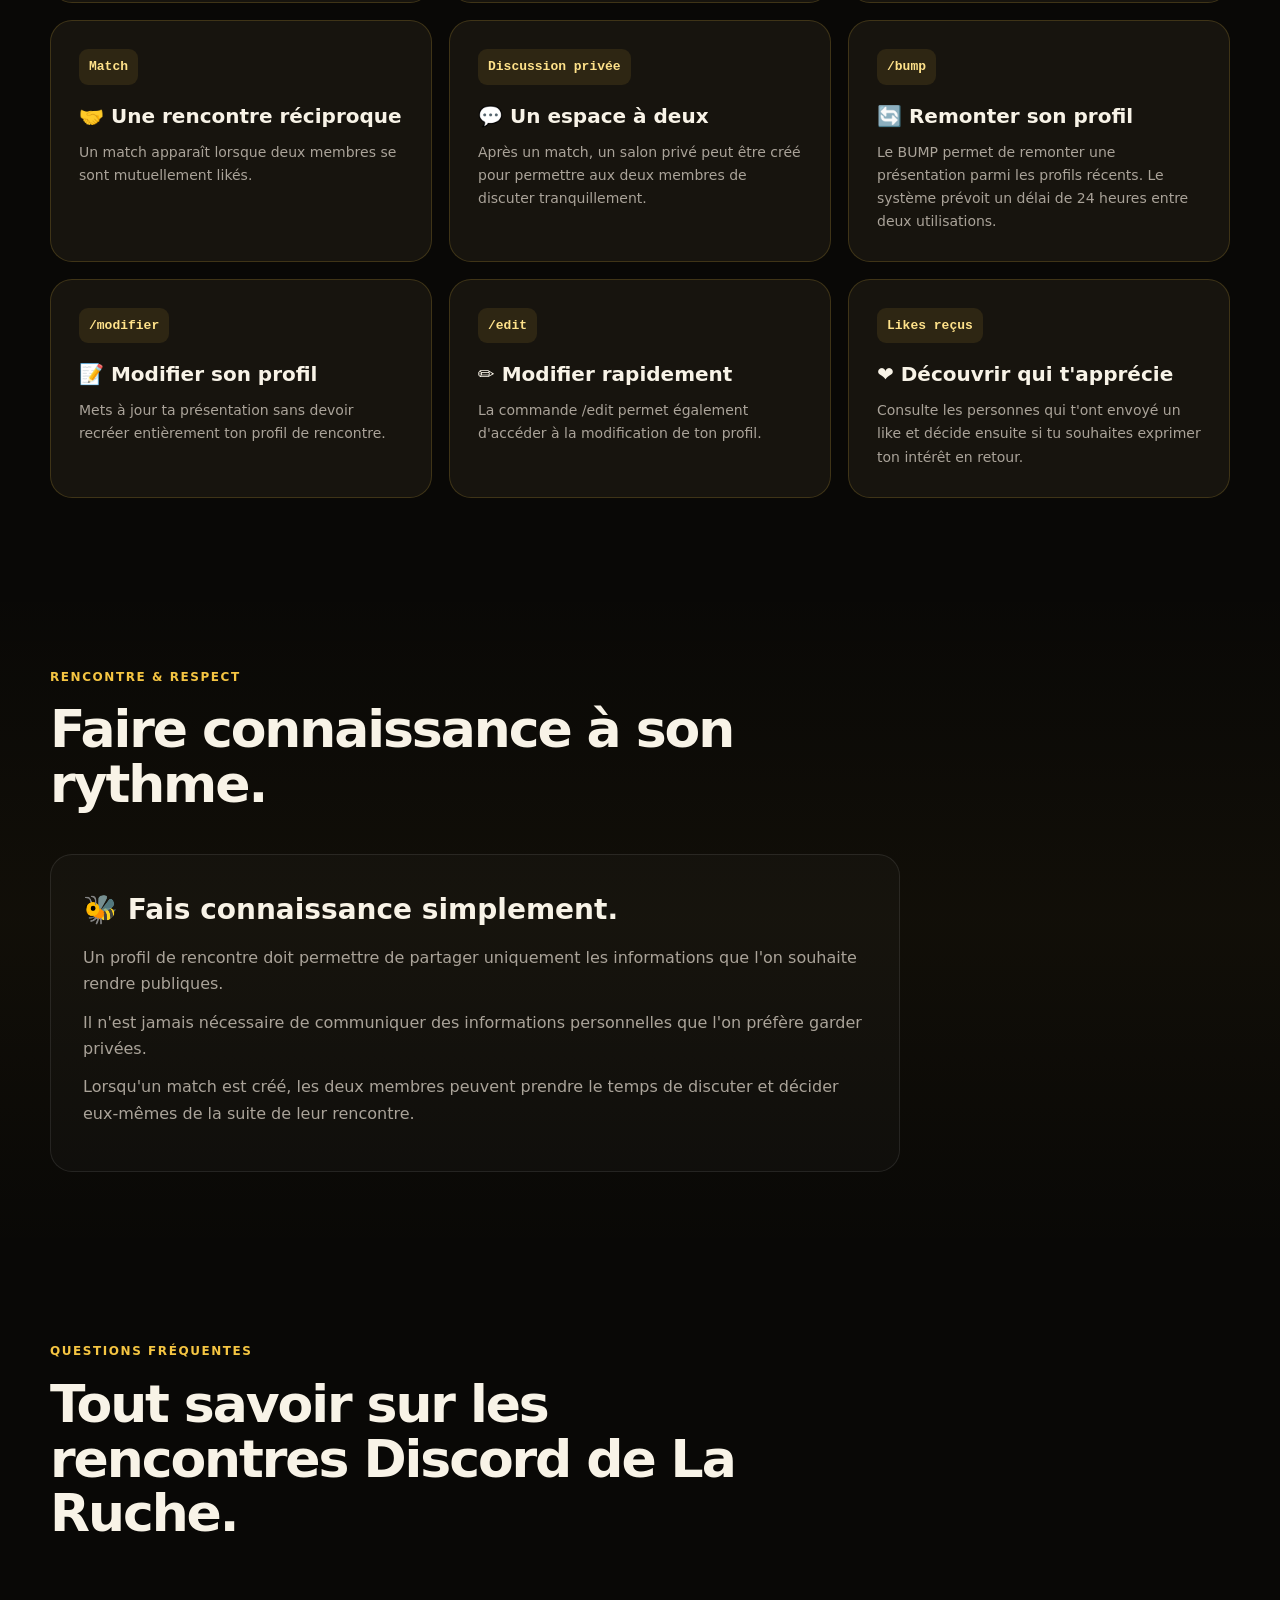
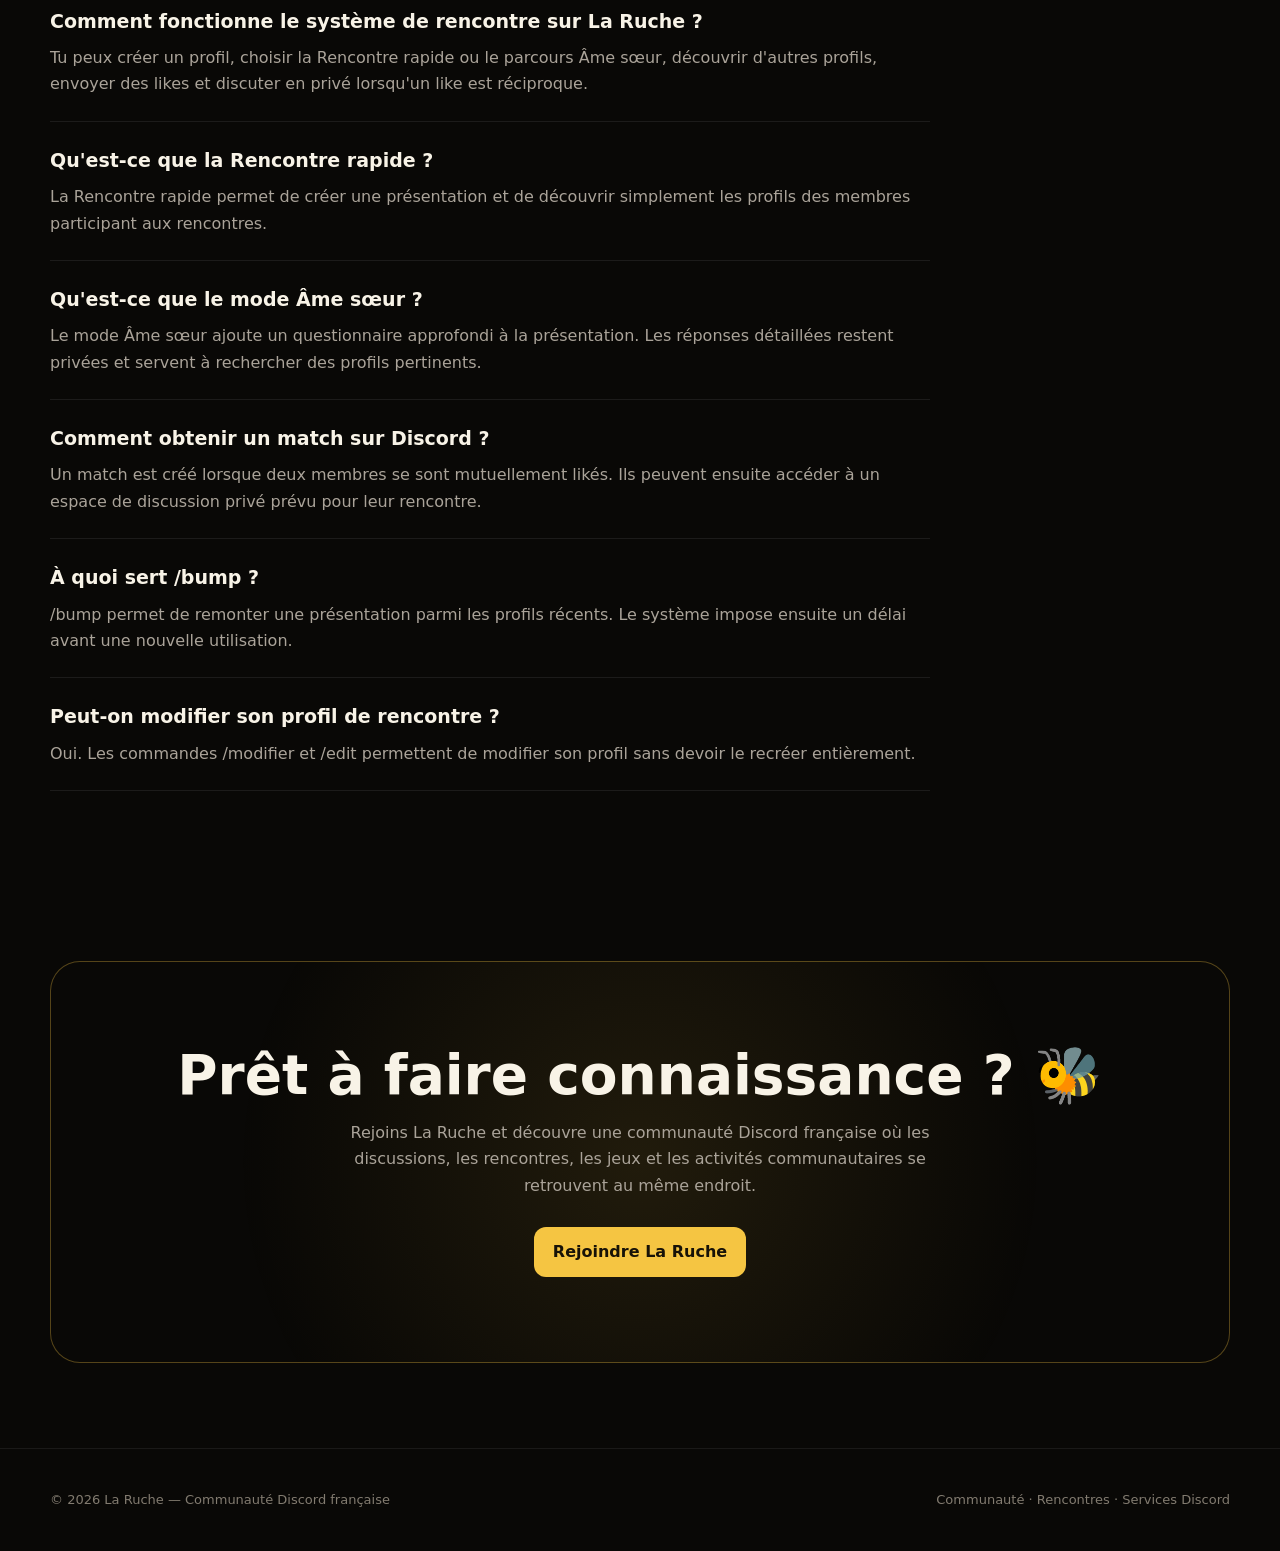
<file: rencontres.html>
<!DOCTYPE html>
<html lang="fr">
<head>
  <meta charset="UTF-8">
  <meta name="viewport" content="width=device-width, initial-scale=1.0">

  <title>Rencontres Discord : Match & Rencontre | La Ruche</title>

  <meta name="description" content="Découvrez le système Match & Rencontre de La Ruche, une communauté Discord française : Rencontre rapide, Âme sœur, profils, likes, matchs, discussions privées et BUMP.">

  <meta name="robots" content="index, follow">
  <meta name="author" content="La Ruche">

  <link
    rel="canonical"
    href="https://laruche.raphael-etienne68.workers.dev/rencontres.html"
  >

  <meta property="og:type" content="website">
  <meta property="og:title" content="Rencontres Discord : Match & Rencontre | La Ruche">
  <meta property="og:description" content="Fais connaissance avec les membres de La Ruche grâce à un système de rencontres directement intégré au serveur Discord.">
  <meta property="og:url" content="https://laruche.raphael-etienne68.workers.dev/rencontres.html">
  <meta property="og:site_name" content="La Ruche">
  <meta property="og:image" content="https://laruche.raphael-etienne68.workers.dev/assets/laruche-logo.png">
  <meta property="og:locale" content="fr_FR">

  <meta name="twitter:card" content="summary_large_image">
  <meta name="twitter:title" content="Rencontres Discord : Match & Rencontre | La Ruche">
  <meta name="twitter:description" content="Rencontre de nouvelles personnes sur La Ruche grâce aux profils, likes, matchs et discussions privées.">
  <meta name="twitter:image" content="https://laruche.raphael-etienne68.workers.dev/assets/laruche-logo.png">

  <!-- SEO : page -->
  <script type="application/ld+json">
  {
    "@context": "https://schema.org",
    "@type": "WebPage",
    "name": "Rencontres Discord : Match & Rencontre | La Ruche",
    "url": "https://laruche.raphael-etienne68.workers.dev/rencontres.html",
    "inLanguage": "fr-FR",
    "description": "Présentation du système Match & Rencontre de La Ruche, communauté Discord française."
  }
  </script>

  <!-- SEO : FAQ -->
  <script type="application/ld+json">
  {
    "@context": "https://schema.org",
    "@type": "FAQPage",
    "mainEntity": [
      {
        "@type": "Question",
        "name": "Comment fonctionne le système de rencontre sur La Ruche ?",
        "acceptedAnswer": {
          "@type": "Answer",
          "text": "Les membres peuvent créer un profil, choisir la Rencontre rapide ou le parcours Âme sœur, découvrir d'autres profils, envoyer des likes et discuter dans un espace privé lorsqu'un like est réciproque."
        }
      },
      {
        "@type": "Question",
        "name": "Qu'est-ce que la Rencontre rapide ?",
        "acceptedAnswer": {
          "@type": "Answer",
          "text": "La Rencontre rapide permet de créer une présentation et de découvrir simplement les profils des membres intéressés par les rencontres."
        }
      },
      {
        "@type": "Question",
        "name": "Qu'est-ce que le mode Âme sœur ?",
        "acceptedAnswer": {
          "@type": "Answer",
          "text": "Le mode Âme sœur ajoute un questionnaire approfondi. Les réponses détaillées restent privées et servent à rechercher des profils pertinents."
        }
      },
      {
        "@type": "Question",
        "name": "Comment fonctionne un match sur La Ruche ?",
        "acceptedAnswer": {
          "@type": "Answer",
          "text": "Lorsqu'un membre like une personne et que cette personne le like en retour, l'intérêt devient réciproque et un match est créé."
        }
      },
      {
        "@type": "Question",
        "name": "À quoi sert la commande /bump ?",
        "acceptedAnswer": {
          "@type": "Answer",
          "text": "La commande /bump permet de remonter une présentation parmi les profils récents."
        }
      },
      {
        "@type": "Question",
        "name": "Peut-on modifier son profil de rencontre ?",
        "acceptedAnswer": {
          "@type": "Answer",
          "text": "Oui. Les commandes /modifier et /edit permettent de modifier son profil sans devoir le recréer entièrement."
        }
      }
    ]
  }
  </script>

  <style>

    :root {
      --bg: #090806;
      --bg2: #11100c;
      --card: #17140e;
      --gold: #f5c542;
      --gold-light: #ffe28a;
      --text: #f8f3e7;
      --muted: #aaa399;
      --border: rgba(245,197,66,.18);
      --border-strong: rgba(245,197,66,.32);
      --max: 1180px;
    }

    * {
      box-sizing: border-box;
      margin: 0;
      padding: 0;
    }

    html {
      scroll-behavior: smooth;
    }

    body {
      font-family:
        Inter,
        system-ui,
        -apple-system,
        BlinkMacSystemFont,
        "Segoe UI",
        sans-serif;

      color: var(--text);

      background:
        radial-gradient(
          circle at 50% 0%,
          rgba(245,197,66,.10),
          transparent 35%
        ),
        var(--bg);

      line-height: 1.65;
    }

    a {
      color: inherit;
      text-decoration: none;
    }

    img {
      display: block;
      max-width: 100%;
    }

    .container {
      width: min(
        calc(100% - 40px),
        var(--max)
      );

      margin: auto;
    }


    /* =========================
       HEADER
    ========================= */

    header {
      position: sticky;
      top: 0;
      z-index: 1000;

      background: rgba(9,8,6,.92);

      backdrop-filter: blur(18px);

      border-bottom:
        1px solid rgba(255,255,255,.06);
    }

    .nav {
      min-height: 76px;

      display: flex;
      align-items: center;
      justify-content: space-between;

      gap: 24px;
    }

    .brand {
      display: flex;
      align-items: center;

      gap: 12px;

      font-weight: 900;
      letter-spacing: .08em;
      white-space: nowrap;
    }

    .brand-mark {
      width: 44px;
      height: 44px;

      display: grid;
      place-items: center;

      overflow: hidden;

      border-radius: 13px;

      background: var(--gold);
    }

    .brand-mark img {
      width: 100%;
      height: 100%;

      object-fit: contain;

      padding: 4px;
    }

    .desktop-nav {
      display: flex;
      align-items: center;

      gap: 26px;

      color: #c7c0b3;

      font-size: 14px;
      font-weight: 700;
    }

    .desktop-nav a:hover {
      color: var(--gold);
    }

    .discord-button {
      display: inline-flex;
      align-items: center;
      justify-content: center;

      padding: 12px 19px;

      border-radius: 12px;

      background: var(--gold);
      color: #171207;

      font-weight: 900;

      transition: .2s;
    }

    .discord-button:hover {
      transform: translateY(-2px);
      background: var(--gold-light);
    }

    .menu-button {
      display: none;

      border: 0;
      background: transparent;

      color: white;

      font-size: 27px;

      cursor: pointer;
    }

    .mobile-menu {
      display: none;

      padding: 10px 20px 20px;

      background: #0b0a08;

      border-top:
        1px solid rgba(255,255,255,.05);
    }

    .mobile-menu.open {
      display: block;
    }

    .mobile-menu a {
      display: block;

      padding: 13px 0;

      color: #ddd7ca;

      border-bottom:
        1px solid rgba(255,255,255,.06);
    }


    /* =========================
       BREADCRUMB
    ========================= */

    .breadcrumb {
      padding-top: 24px;

      color: #8f887d;

      font-size: 13px;
    }

    .breadcrumb a:hover {
      color: var(--gold);
    }


    /* =========================
       HERO
    ========================= */

    .hero {
      padding: 75px 0 90px;

      text-align: center;
    }

    .badge {
      display: inline-flex;
      align-items: center;
      gap: 9px;

      padding: 9px 16px;

      border:
        1px solid var(--border-strong);

      border-radius: 999px;

      background:
        rgba(245,197,66,.05);

      color: var(--gold-light);

      font-weight: 800;

      margin-bottom: 28px;
    }

    h1 {
      max-width: 950px;

      margin: auto;

      font-size:
        clamp(43px, 7vw, 78px);

      line-height: 1.02;

      letter-spacing: -.055em;
    }

    h1 span {
      color: var(--gold);
    }

    .hero-description {
      max-width: 760px;

      margin: 25px auto 0;

      color: var(--muted);

      font-size: 18px;
    }

    .hero-logo {
      width: 150px;
      height: 150px;

      margin: 42px auto 0;

      padding: 12px;

      border-radius: 34px;

      background: var(--gold);

      box-shadow:
        0 0 70px rgba(245,197,66,.15);
    }

    .hero-logo img {
      width: 100%;
      height: 100%;

      object-fit: contain;
    }

    .hero-buttons {
      display: flex;
      justify-content: center;

      gap: 12px;

      flex-wrap: wrap;

      margin-top: 32px;
    }

    .secondary-button {
      display: inline-flex;

      padding: 12px 19px;

      border:
        1px solid rgba(255,255,255,.12);

      border-radius: 12px;

      background:
        rgba(255,255,255,.03);

      font-weight: 800;
    }


    /* =========================
       SECTIONS
    ========================= */

    section {
      padding: 85px 0;
    }

    .section-title {
      max-width: 780px;

      margin-bottom: 42px;
    }

    .eyebrow {
      color: var(--gold);

      text-transform: uppercase;

      letter-spacing: .13em;

      font-size: 12px;

      font-weight: 900;

      margin-bottom: 15px;
    }

    .section-title h2 {
      font-size:
        clamp(32px, 5vw, 52px);

      line-height: 1.05;

      letter-spacing: -.04em;

      margin-bottom: 18px;
    }

    .section-title p {
      color: var(--muted);

      font-size: 17px;
    }


    /* =========================
       INTRO
    ========================= */

    .intro-grid {
      display: grid;

      grid-template-columns:
        1.15fr .85fr;

      gap: 22px;
    }

    .main-card {
      padding: 38px;

      border:
        1px solid var(--border-strong);

      border-radius: 28px;

      background:
        linear-gradient(
          145deg,
          rgba(245,197,66,.09),
          rgba(255,255,255,.02)
        );
    }

    .main-card h3 {
      font-size: 32px;

      line-height: 1.1;

      margin-bottom: 15px;
    }

    .main-card p {
      color: var(--muted);
    }

    .feature-list {
      list-style: none;

      display: grid;

      gap: 13px;

      margin-top: 25px;
    }

    .feature-list li {
      display: flex;

      gap: 10px;

      color: #ded7ca;
    }

    .feature-list span {
      color: var(--gold);

      font-weight: 900;
    }

    .side-grid {
      display: grid;

      gap: 16px;
    }

    .mini-card {
      padding: 25px;

      border:
        1px solid var(--border);

      border-radius: 20px;

      background: var(--card);
    }

    .mini-card h3 {
      font-size: 20px;

      margin-bottom: 8px;
    }

    .mini-card p {
      color: var(--muted);

      font-size: 14px;
    }


    /* =========================
       STEPS
    ========================= */

    .dark-section {
      background:
        linear-gradient(
          180deg,
          transparent,
          rgba(245,197,66,.035),
          transparent
        );
    }

    .steps {
      display: grid;

      grid-template-columns:
        repeat(4,1fr);

      gap: 16px;
    }

    .step {
      padding: 27px;

      border:
        1px solid rgba(255,255,255,.07);

      border-radius: 20px;

      background: var(--card);
    }

    .number {
      color: var(--gold);

      font-size: 13px;

      font-weight: 900;
    }

    .step h3 {
      margin: 17px 0 8px;

      font-size: 19px;
    }

    .step p {
      color: var(--muted);

      font-size: 14px;
    }


    /* =========================
       FEATURES
    ========================= */

    .feature-grid {
      display: grid;

      grid-template-columns:
        repeat(3,1fr);

      gap: 17px;
    }

    .feature {
      padding: 28px;

      border:
        1px solid var(--border);

      border-radius: 22px;

      background: var(--card);
    }

    .command {
      display: inline-block;

      padding: 7px 10px;

      margin-bottom: 15px;

      border-radius: 9px;

      background:
        rgba(245,197,66,.10);

      color: var(--gold-light);

      font-family:
        ui-monospace,
        SFMono-Regular,
        Menlo,
        monospace;

      font-size: 13px;

      font-weight: 800;
    }

    .feature h3 {
      font-size: 20px;

      margin-bottom: 8px;
    }

    .feature p {
      color: var(--muted);

      font-size: 14px;
    }


    /* =========================
       SECURITY
    ========================= */

    .security {
      max-width: 850px;

      padding: 32px;

      border:
        1px solid rgba(255,255,255,.09);

      border-radius: 22px;

      background:
        rgba(255,255,255,.025);
    }

    .security h2 {
      font-size: 28px;

      margin-bottom: 12px;
    }

    .security p {
      color: var(--muted);

      margin-bottom: 12px;
    }


    /* =========================
       FAQ
    ========================= */

    .faq {
      max-width: 880px;
    }

    .faq-item {
      padding: 23px 0;

      border-bottom:
        1px solid rgba(255,255,255,.08);
    }

    .faq-item h3 {
      font-size: 19px;

      margin-bottom: 8px;
    }

    .faq-item p {
      color: var(--muted);
    }


    /* =========================
       CTA
    ========================= */

    .cta {
      padding: 85px 25px;

      text-align: center;

      border:
        1px solid var(--border-strong);

      border-radius: 30px;

      background:
        radial-gradient(
          circle at center,
          rgba(245,197,66,.10),
          transparent 65%
        );
    }

    .cta h2 {
      font-size:
        clamp(34px,5vw,55px);

      line-height: 1.05;

      margin-bottom: 15px;
    }

    .cta p {
      max-width: 650px;

      margin: auto;

      color: var(--muted);
    }

    .cta .discord-button {
      margin-top: 28px;
    }


    /* =========================
       FOOTER
    ========================= */

    footer {
      padding: 40px 0;

      border-top:
        1px solid rgba(255,255,255,.07);

      color: #827b70;

      font-size: 13px;
    }

    .footer {
      display: flex;

      justify-content: space-between;

      gap: 20px;
    }


    /* =========================
       MOBILE
    ========================= */

    @media (max-width: 950px) {

      .desktop-nav,
      header .discord-button {
        display: none;
      }

      .menu-button {
        display: block;
      }

      .intro-grid {
        grid-template-columns: 1fr;
      }

      .steps {
        grid-template-columns:
          repeat(2,1fr);
      }

      .feature-grid {
        grid-template-columns:
          repeat(2,1fr);
      }
    }

    @media (max-width: 620px) {

      .container {
        width:
          min(calc(100% - 28px), var(--max));
      }

      .nav {
        min-height: 68px;
      }

      .brand-mark {
        width: 40px;
        height: 40px;
      }

      .hero {
        padding-top: 58px;
      }

      h1 {
        font-size: 46px;
      }

      .hero-description {
        font-size: 16px;
      }

      .hero-logo {
        width: 135px;
        height: 135px;
      }

      section {
        padding: 65px 0;
      }

      .main-card {
        padding: 27px;
      }

      .main-card h3 {
        font-size: 28px;
      }

      .steps,
      .feature-grid {
        grid-template-columns: 1fr;
      }

      .footer {
        flex-direction: column;
      }
    }

  </style>
</head>


<body>


  <!-- =========================
       HEADER
  ========================= -->

  <header>

    <div class="container nav">

      <a
        class="brand"
        href="/"
        aria-label="Accueil La Ruche"
      >

        <span class="brand-mark">

          <img
            src="/assets/laruche-logo.png"
            alt="Logo de La Ruche"
            width="1254"
            height="1254"
          >

        </span>

        <span>LA RUCHE</span>

      </a>


      <nav
        class="desktop-nav"
        aria-label="Navigation principale"
      >

        <a href="/">
          Accueil
        </a>

        <a href="/#communaute">
          Communauté
        </a>

        <a href="/rencontres.html">
          Rencontres
        </a>

        <a href="/#services">
          Services
        </a>

        <a href="/#conseils">
          Conseils
        </a>

      </nav>


      <a
        class="discord-button"
        href="https://discord.gg/laruche"
        target="_blank"
        rel="noopener"
      >
        Rejoindre Discord
      </a>


      <button
        class="menu-button"
        id="menuButton"
        aria-label="Ouvrir le menu"
        aria-expanded="false"
      >
        ☰
      </button>

    </div>


    <nav
      class="mobile-menu"
      id="mobileMenu"
      aria-label="Navigation mobile"
    >

      <a href="/">
        Accueil
      </a>

      <a href="/#communaute">
        Communauté
      </a>

      <a href="/rencontres.html">
        Rencontres
      </a>

      <a href="/#services">
        Services
      </a>

      <a href="/#conseils">
        Conseils
      </a>

      <a
        href="https://discord.gg/laruche"
        target="_blank"
        rel="noopener"
      >
        Rejoindre La Ruche →
      </a>

    </nav>

  </header>


  <main>


    <!-- =========================
         BREADCRUMB
    ========================= -->

    <div class="container breadcrumb">

      <a href="/">
        Accueil
      </a>

      →

      Rencontres

    </div>


    <!-- =========================
         HERO
    ========================= -->

    <section class="hero">

      <div class="container">

        <div class="badge">
          💛 Match & Rencontre
        </div>


        <h1>

          Faire des rencontres sur
          <span>Discord</span>,
          simplement.

        </h1>


        <p class="hero-description">

          La Ruche propose un système de rencontres intégré à son
          serveur Discord pour permettre aux membres de se présenter,
          découvrir des profils, exprimer leurs affinités et ouvrir
          une discussion lorsqu'un intérêt est réciproque.

        </p>


        <div class="hero-logo">

          <img
            src="/assets/laruche-logo.png"
            alt="Logo La Ruche — communauté Discord française et rencontres"
            width="1254"
            height="1254"
          >

        </div>


        <div class="hero-buttons">

          <a
            class="discord-button"
            href="https://discord.gg/laruche"
            target="_blank"
            rel="noopener"
          >
            💛 Rejoindre La Ruche
          </a>


          <a
            class="secondary-button"
            href="#fonctionnement"
          >
            Voir comment ça marche ↓
          </a>

        </div>

      </div>

    </section>


    <!-- =========================
         INTRO
    ========================= -->

    <section id="fonctionnement">

      <div class="container">

        <div class="section-title">

          <div class="eyebrow">
            Le système de rencontre
          </div>

          <h2>
            Un espace pensé pour faire connaissance.
          </h2>

          <p>

            Le système Match & Rencontre de La Ruche complète les
            échanges classiques d'un serveur Discord. Chaque membre
            peut choisir ce qu'il souhaite partager, consulter les
            profils proposés et utiliser les outils de rencontre
            à son rythme.

          </p>

        </div>


        <div class="intro-grid">


          <article class="main-card">

            <h3>
              🐝 Deux façons de faire connaissance
            </h3>

            <p>

              Le serveur propose deux parcours complémentaires.
              La Rencontre rapide permet de faire connaissance
              simplement grâce à une présentation.

              Le parcours Âme sœur va plus loin avec un questionnaire
              approfondi dont les réponses restent privées.

            </p>


            <ul class="feature-list">

              <li>
                <span>✓</span>
                Une présentation publique pour te présenter.
              </li>

              <li>
                <span>✓</span>
                Un catalogue de profils à découvrir.
              </li>

              <li>
                <span>✓</span>
                Des likes pour exprimer ton intérêt.
              </li>

              <li>
                <span>✓</span>
                Des matchs lorsque l'intérêt est réciproque.
              </li>

              <li>
                <span>✓</span>
                Une discussion privée après un match.
              </li>

            </ul>

          </article>


          <div class="side-grid">


            <article class="mini-card">

              <h3>
                💛 Rencontre rapide
              </h3>

              <p>

                Une formule simple pour créer ton profil,
                te présenter et découvrir les membres qui
                participent au système de rencontre.

              </p>

            </article>


            <article class="mini-card">

              <h3>
                💫 Âme sœur
              </h3>

              <p>

                Un questionnaire plus approfondi aide La Ruche
                à rechercher des profils pertinents selon les
                réponses fournies.

              </p>

            </article>


            <article class="mini-card">

              <h3>
                ❤️ Likes & Matchs
              </h3>

              <p>

                Un like peut devenir un match lorsque l'intérêt
                est partagé par les deux membres.

              </p>

            </article>


          </div>

        </div>

      </div>

    </section>


    <!-- =========================
         ÉTAPES
    ========================= -->

    <section class="dark-section">

      <div class="container">

        <div class="section-title">

          <div class="eyebrow">
            Comment ça fonctionne
          </div>

          <h2>
            De ton profil à la discussion privée.
          </h2>

          <p>

            Le parcours est conçu pour rester simple :
            tu crées ton profil, tu découvres des personnes,
            tu exprimes ton intérêt et, si celui-ci est
            réciproque, vous pouvez commencer à discuter.

          </p>

        </div>


        <div class="steps">


          <article class="step">

            <div class="number">
              01
            </div>

            <h3>
              Créer ton profil
            </h3>

            <p>

              Présente-toi avec les informations que tu souhaites
              partager et crée ta présentation publique sur La Ruche.

            </p>

          </article>


          <article class="step">

            <div class="number">
              02
            </div>

            <h3>
              Découvrir
            </h3>

            <p>

              Consulte les profils disponibles et découvre les
              membres qui participent au système de rencontre.

            </p>

          </article>


          <article class="step">

            <div class="number">
              03
            </div>

            <h3>
              Liker
            </h3>

            <p>

              Si un profil t'intéresse, tu peux envoyer un like.
              La personne peut ensuite décider si elle souhaite
              liker en retour.

            </p>

          </article>


          <article class="step">

            <div class="number">
              04
            </div>

            <h3>
              Matcher & discuter
            </h3>

            <p>

              Lorsque l'intérêt est réciproque, un match est créé
              et un espace privé peut être ouvert pour faire
              connaissance.

            </p>

          </article>


        </div>

      </div>

    </section>


    <!-- =========================
         FONCTIONNALITÉS
    ========================= -->

    <section>

      <div class="container">

        <div class="section-title">

          <div class="eyebrow">
            Les fonctionnalités
          </div>

          <h2>
            Les outils de Match & Rencontre.
          </h2>

          <p>

            Le système rassemble plusieurs fonctionnalités
            directement accessibles depuis le serveur Discord
            de La Ruche.

          </p>

        </div>


        <div class="feature-grid">


          <article class="feature">

            <span class="command">
              Rencontre rapide
            </span>

            <h3>
              💛 Une présentation simple
            </h3>

            <p>

              Crée une présentation publique et utilise-la
              pour commencer à faire connaissance avec d'autres
              membres.

            </p>

          </article>


          <article class="feature">

            <span class="command">
              Âme sœur
            </span>

            <h3>
              💫 Un questionnaire approfondi
            </h3>

            <p>

              Réponds à des questions plus détaillées.
              Les réponses restent privées et peuvent être
              utilisées pour rechercher des profils pertinents.

            </p>

          </article>


          <article class="feature">

            <span class="command">
              /like
            </span>

            <h3>
              ❤️ Les likes
            </h3>

            <p>

              Exprime ton intérêt pour un profil.
              Si la personne t'apprécie également,
              votre intérêt devient réciproque.

            </p>

          </article>


          <article class="feature">

            <span class="command">
              Match
            </span>

            <h3>
              🤝 Une rencontre réciproque
            </h3>

            <p>

              Un match apparaît lorsque deux membres
              se sont mutuellement likés.

            </p>

          </article>


          <article class="feature">

            <span class="command">
              Discussion privée
            </span>

            <h3>
              💬 Un espace à deux
            </h3>

            <p>

              Après un match, un salon privé peut être créé
              pour permettre aux deux membres de discuter
              tranquillement.

            </p>

          </article>


          <article class="feature">

            <span class="command">
              /bump
            </span>

            <h3>
              🔄 Remonter son profil
            </h3>

            <p>

              Le BUMP permet de remonter une présentation
              parmi les profils récents. Le système prévoit
              un délai de 24 heures entre deux utilisations.

            </p>

          </article>


          <article class="feature">

            <span class="command">
              /modifier
            </span>

            <h3>
              📝 Modifier son profil
            </h3>

            <p>

              Mets à jour ta présentation sans devoir
              recréer entièrement ton profil de rencontre.

            </p>

          </article>


          <article class="feature">

            <span class="command">
              /edit
            </span>

            <h3>
              ✏️ Modifier rapidement
            </h3>

            <p>

              La commande /edit permet également d'accéder
              à la modification de ton profil.

            </p>

          </article>


          <article class="feature">

            <span class="command">
              Likes reçus
            </span>

            <h3>
              ❤️ Découvrir qui t'apprécie
            </h3>

            <p>

              Consulte les personnes qui t'ont envoyé un like
              et décide ensuite si tu souhaites exprimer ton
              intérêt en retour.

            </p>

          </article>


        </div>

      </div>

    </section>


    <!-- =========================
         RESPECT
    ========================= -->

    <section class="dark-section">

      <div class="container">

        <div class="section-title">

          <div class="eyebrow">
            Rencontre & respect
          </div>

          <h2>
            Faire connaissance à son rythme.
          </h2>

        </div>


        <div class="security">

          <h2>
            🐝 Fais connaissance simplement.
          </h2>

          <p>

            Un profil de rencontre doit permettre de partager
            uniquement les informations que l'on souhaite rendre
            publiques.

          </p>

          <p>

            Il n'est jamais nécessaire de communiquer des
            informations personnelles que l'on préfère garder
            privées.

          </p>

          <p>

            Lorsqu'un match est créé, les deux membres peuvent
            prendre le temps de discuter et décider eux-mêmes
            de la suite de leur rencontre.

          </p>

        </div>

      </div>

    </section>


    <!-- =========================
         FAQ
    ========================= -->

    <section>

      <div class="container">

        <div class="section-title">

          <div class="eyebrow">
            Questions fréquentes
          </div>

          <h2>
            Tout savoir sur les rencontres Discord de La Ruche.
          </h2>

        </div>


        <div class="faq">


          <article class="faq-item">

            <h3>
              Comment fonctionne le système de rencontre sur La Ruche ?
            </h3>

            <p>

              Tu peux créer un profil, choisir la Rencontre rapide
              ou le parcours Âme sœur, découvrir d'autres profils,
              envoyer des likes et discuter en privé lorsqu'un
              like est réciproque.

            </p>

          </article>


          <article class="faq-item">

            <h3>
              Qu'est-ce que la Rencontre rapide ?
            </h3>

            <p>

              La Rencontre rapide permet de créer une présentation
              et de découvrir simplement les profils des membres
              participant aux rencontres.

            </p>

          </article>


          <article class="faq-item">

            <h3>
              Qu'est-ce que le mode Âme sœur ?
            </h3>

            <p>

              Le mode Âme sœur ajoute un questionnaire approfondi
              à la présentation. Les réponses détaillées restent
              privées et servent à rechercher des profils pertinents.

            </p>

          </article>


          <article class="faq-item">

            <h3>
              Comment obtenir un match sur Discord ?
            </h3>

            <p>

              Un match est créé lorsque deux membres se sont
              mutuellement likés. Ils peuvent ensuite accéder
              à un espace de discussion privé prévu pour leur
              rencontre.

            </p>

          </article>


          <article class="faq-item">

            <h3>
              À quoi sert /bump ?
            </h3>

            <p>

              /bump permet de remonter une présentation parmi
              les profils récents. Le système impose ensuite
              un délai avant une nouvelle utilisation.

            </p>

          </article>


          <article class="faq-item">

            <h3>
              Peut-on modifier son profil de rencontre ?
            </h3>

            <p>

              Oui. Les commandes /modifier et /edit permettent
              de modifier son profil sans devoir le recréer
              entièrement.

            </p>

          </article>


        </div>

      </div>

    </section>


    <!-- =========================
         CTA
    ========================= -->

    <section>

      <div class="container">

        <div class="cta">

          <h2>
            Prêt à faire connaissance ? 🐝
          </h2>

          <p>

            Rejoins La Ruche et découvre une communauté Discord
            française où les discussions, les rencontres, les jeux
            et les activités communautaires se retrouvent au même
            endroit.

          </p>


          <a
            class="discord-button"
            href="https://discord.gg/laruche"
            target="_blank"
            rel="noopener"
          >
            Rejoindre La Ruche
          </a>

        </div>

      </div>

    </section>


  </main>


  <!-- =========================
       FOOTER
  ========================= -->

  <footer>

    <div class="container footer">

      <div>
        © 2026 La Ruche — Communauté Discord française
      </div>

      <div>
        Communauté · Rencontres · Services Discord
      </div>

    </div>

  </footer>


  <!-- =========================
       MENU MOBILE
  ========================= -->

  <script>

    const menuButton =
      document.getElementById("menuButton");

    const mobileMenu =
      document.getElementById("mobileMenu");


    menuButton.addEventListener("click", () => {

      const open =
        mobileMenu.classList.toggle("open");

      menuButton.setAttribute(
        "aria-expanded",
        String(open)
      );

      menuButton.textContent =
        open ? "✕" : "☰";

    });


    mobileMenu
      .querySelectorAll("a")
      .forEach(link => {

        link.addEventListener("click", () => {

          mobileMenu.classList.remove("open");

          menuButton.setAttribute(
            "aria-expanded",
            "false"
          );

          menuButton.textContent = "☰";

        });

      });

  </script>

<!-- Cloudflare Web Analytics --><script type='module' src='https://static.cloudflareinsights.com/beacon.min.js' data-cf-beacon='{"token": "5859d28ca7c747af93557f9a168c7e7b"}'></script><!-- End Cloudflare Web Analytics -->
</body>
</html>
</file>
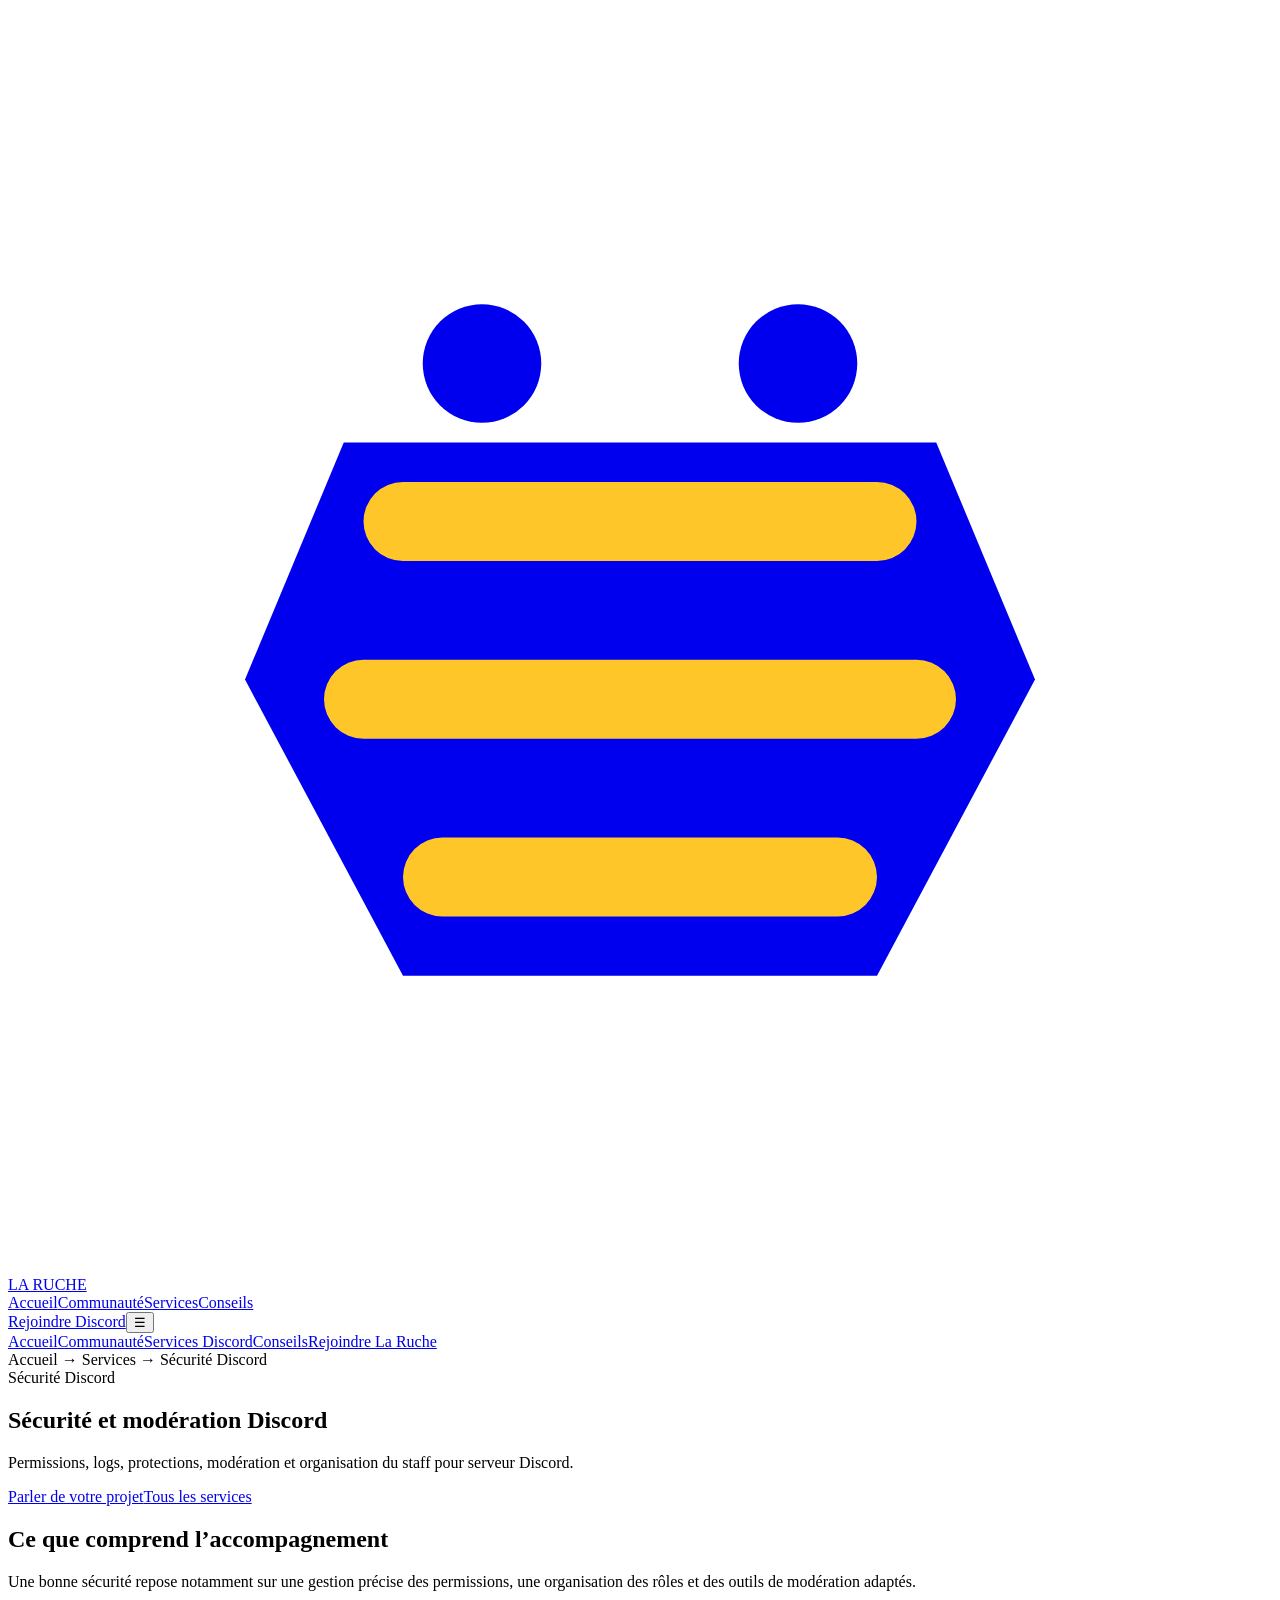
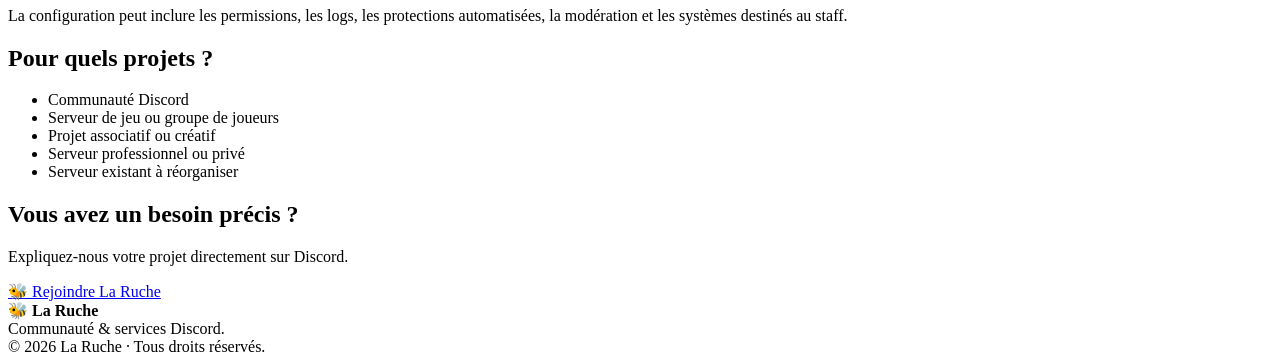
<file: securite-discord.html>
<!doctype html><html lang="fr"><head><meta charset="utf-8"><meta name="viewport" content="width=device-width,initial-scale=1"><title>Sécurité et modération Discord | La Ruche</title><meta name="description" content="Permissions, logs, protections, modération et organisation du staff pour serveur Discord."><link rel="canonical" href="https://laruche.raphael-etienne68.workers.dev/services/securite-discord.html"><meta name="robots" content="index,follow,max-image-preview:large"><meta property="og:type" content="website"><meta property="og:title" content="Sécurité et modération Discord | La Ruche"><meta property="og:description" content="Permissions, logs, protections, modération et organisation du staff pour serveur Discord."><meta property="og:url" content="https://laruche.raphael-etienne68.workers.dev/services/securite-discord.html"><meta name="twitter:card" content="summary_large_image"><link rel="icon" href="/favicon.svg" type="image/svg+xml"><link rel="stylesheet" href="/styles.css"></head><body><nav class="nav"><div class="container nav-inner"><a class="brand" href="/"><span class="brand-mark" aria-hidden="true"><svg viewBox="0 0 64 64" fill="none"><path d="M17 22h30l5 12-8 15H20L12 34l5-12Z" fill="currentColor"/><path d="M20 26h24M18 35h28M22 44h20" stroke="#ffc629" stroke-width="4" stroke-linecap="round"/><circle cx="24" cy="18" r="3" fill="currentColor"/><circle cx="40" cy="18" r="3" fill="currentColor"/></svg></span><span>LA RUCHE</span></a><div class="nav-links"><a href="/">Accueil</a><a href="/communaute.html">Communauté</a><a href="/services.html">Services</a><a href="/conseils.html">Conseils</a></div><a class="btn btn-gold nav-cta" data-invite href="https://discord.gg/laruche">Rejoindre Discord</a><button class="menu-toggle" data-menu-toggle aria-expanded="false" aria-label="Ouvrir le menu">☰</button></div><div class="mobile-menu" data-mobile-menu><a href="/">Accueil</a><a href="/communaute.html">Communauté</a><a href="/services.html">Services Discord</a><a href="/conseils.html">Conseils</a><a data-invite href="https://discord.gg/laruche">Rejoindre La Ruche</a></div></nav><main><div class="container breadcrumb">Accueil → Services → Sécurité Discord</div><section class="page-hero"><div class="container"><span class="tag">Sécurité Discord</span><h1>Sécurité et modération Discord</h1><p class="lead">Permissions, logs, protections, modération et organisation du staff pour serveur Discord.</p><div class="actions"><a class="btn btn-gold" data-invite href="https://discord.gg/laruche">Parler de votre projet</a><a class="btn btn-ghost" href="/services.html">Tous les services</a></div></div></section><section class="section"><div class="container prose"><h2>Ce que comprend l’accompagnement</h2><p>Une bonne sécurité repose notamment sur une gestion précise des permissions, une organisation des rôles et des outils de modération adaptés.</p><p>La configuration peut inclure les permissions, les logs, les protections automatisées, la modération et les systèmes destinés au staff.</p><h2>Pour quels projets ?</h2><ul class="list"><li>Communauté Discord</li><li>Serveur de jeu ou groupe de joueurs</li><li>Projet associatif ou créatif</li><li>Serveur professionnel ou privé</li><li>Serveur existant à réorganiser</li></ul></div></section><section class="cta"><div class="container"><div class="cta-box"><div><h2>Vous avez un besoin précis ?</h2><p>Expliquez-nous votre projet directement sur Discord.</p></div><a class="btn btn-gold" data-invite href="https://discord.gg/laruche">🐝 Rejoindre La Ruche</a></div></div></section></main><footer><div class="container footer-inner"><div><strong>🐝 La Ruche</strong><br>Communauté & services Discord.</div><div>© <span data-year></span> La Ruche · Tous droits réservés.</div></div></footer><script src="/script.js"></script></body></html>
</file>
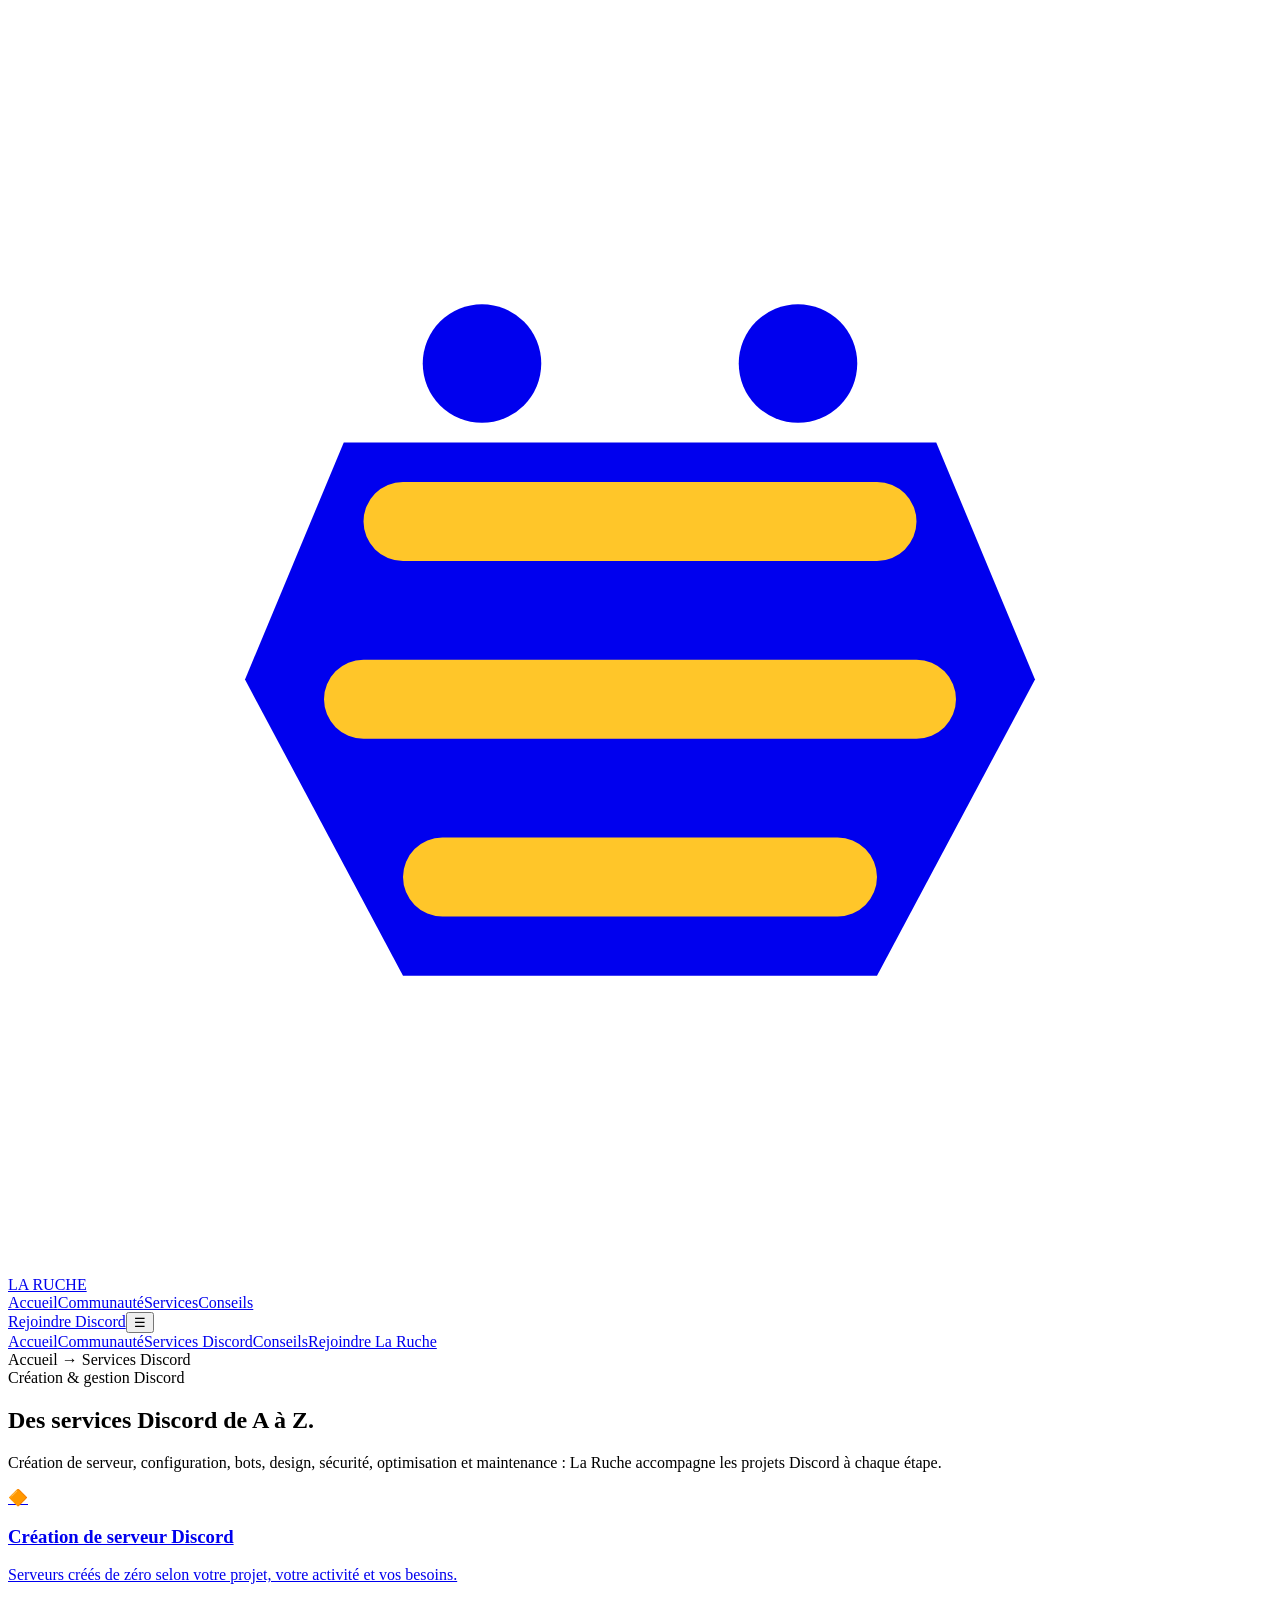
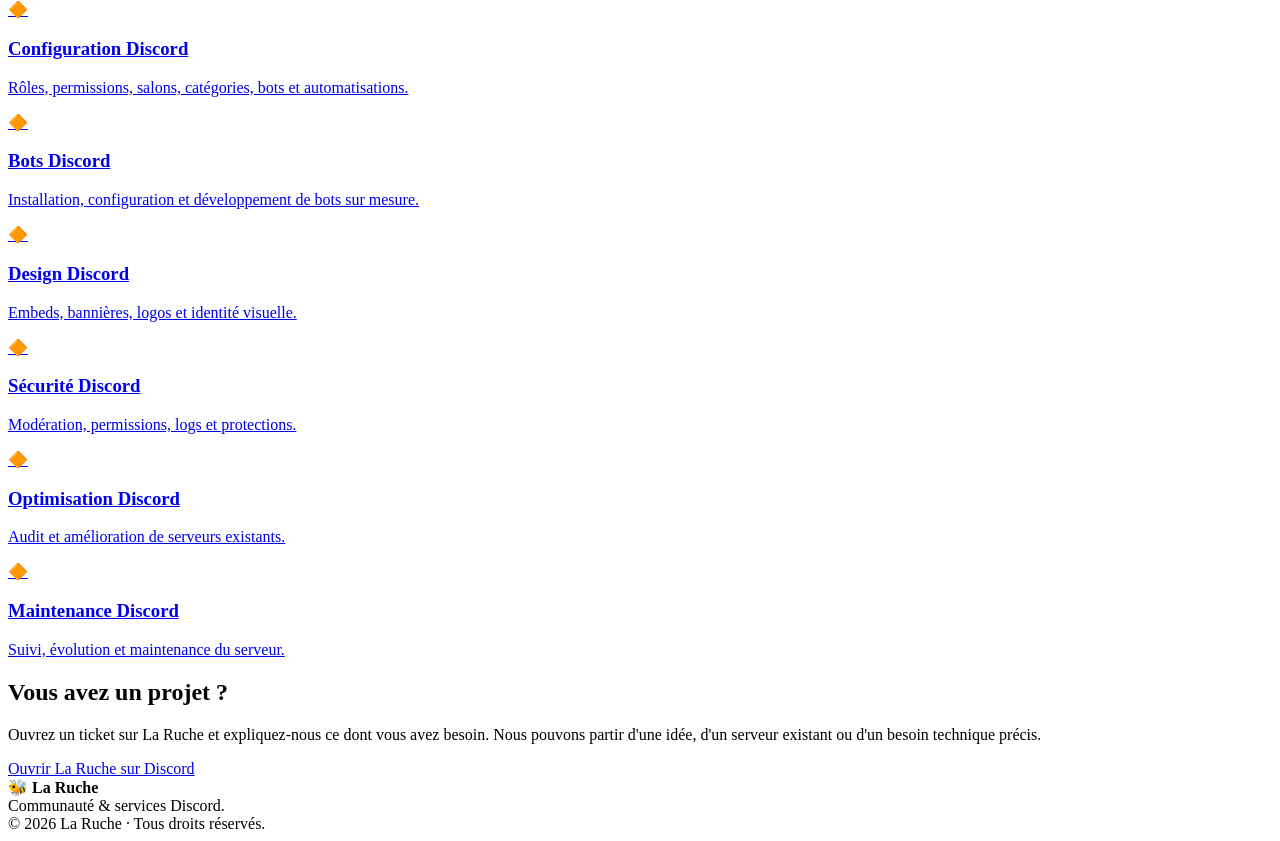
<file: services.html>
<!doctype html><html lang="fr"><head><meta charset="utf-8"><meta name="viewport" content="width=device-width,initial-scale=1"><title>Services Discord — Création, bots, design, sécurité | La Ruche</title><meta name="description" content="Services Discord : création, configuration, bots sur mesure, design, sécurité, optimisation et maintenance de serveurs."><link rel="canonical" href="https://laruche.raphael-etienne68.workers.dev/services.html"><meta name="robots" content="index,follow,max-image-preview:large"><meta property="og:type" content="website"><meta property="og:title" content="Services Discord — Création, bots, design, sécurité | La Ruche"><meta property="og:description" content="Services Discord : création, configuration, bots sur mesure, design, sécurité, optimisation et maintenance de serveurs."><meta property="og:url" content="https://laruche.raphael-etienne68.workers.dev/services.html"><meta name="twitter:card" content="summary_large_image"><link rel="icon" href="/favicon.svg" type="image/svg+xml"><link rel="stylesheet" href="/styles.css"></head><body><nav class="nav"><div class="container nav-inner"><a class="brand" href="/"><span class="brand-mark" aria-hidden="true"><svg viewBox="0 0 64 64" fill="none"><path d="M17 22h30l5 12-8 15H20L12 34l5-12Z" fill="currentColor"/><path d="M20 26h24M18 35h28M22 44h20" stroke="#ffc629" stroke-width="4" stroke-linecap="round"/><circle cx="24" cy="18" r="3" fill="currentColor"/><circle cx="40" cy="18" r="3" fill="currentColor"/></svg></span><span>LA RUCHE</span></a><div class="nav-links"><a href="/">Accueil</a><a href="/communaute.html">Communauté</a><a href="/services.html">Services</a><a href="/conseils.html">Conseils</a></div><a class="btn btn-gold nav-cta" data-invite href="https://discord.gg/laruche">Rejoindre Discord</a><button class="menu-toggle" data-menu-toggle aria-expanded="false" aria-label="Ouvrir le menu">☰</button></div><div class="mobile-menu" data-mobile-menu><a href="/">Accueil</a><a href="/communaute.html">Communauté</a><a href="/services.html">Services Discord</a><a href="/conseils.html">Conseils</a><a data-invite href="https://discord.gg/laruche">Rejoindre La Ruche</a></div></nav><main><div class="container breadcrumb">Accueil → Services Discord</div><section class="page-hero"><div class="container"><span class="tag">Création & gestion Discord</span><h1>Des services Discord de A à Z.</h1><p class="lead">Création de serveur, configuration, bots, design, sécurité, optimisation et maintenance : La Ruche accompagne les projets Discord à chaque étape.</p></div></section><section class="section"><div class="container grid service-grid"><a class="card service-card" href="/services/creation-serveur-discord.html"><div class="icon">🔶</div><h3>Création de serveur Discord</h3><p>Serveurs créés de zéro selon votre projet, votre activité et vos besoins.</p></a><a class="card service-card" href="/services/configuration-discord.html"><div class="icon">🔶</div><h3>Configuration Discord</h3><p>Rôles, permissions, salons, catégories, bots et automatisations.</p></a><a class="card service-card" href="/services/bot-discord.html"><div class="icon">🔶</div><h3>Bots Discord</h3><p>Installation, configuration et développement de bots sur mesure.</p></a><a class="card service-card" href="/services/design-discord.html"><div class="icon">🔶</div><h3>Design Discord</h3><p>Embeds, bannières, logos et identité visuelle.</p></a><a class="card service-card" href="/services/securite-discord.html"><div class="icon">🔶</div><h3>Sécurité Discord</h3><p>Modération, permissions, logs et protections.</p></a><a class="card service-card" href="/services/optimisation-discord.html"><div class="icon">🔶</div><h3>Optimisation Discord</h3><p>Audit et amélioration de serveurs existants.</p></a><a class="card service-card" href="/services/maintenance-discord.html"><div class="icon">🔶</div><h3>Maintenance Discord</h3><p>Suivi, évolution et maintenance du serveur.</p></a></div></section><section class="section"><div class="container prose"><h2>Vous avez un projet ?</h2><p>Ouvrez un ticket sur La Ruche et expliquez-nous ce dont vous avez besoin. Nous pouvons partir d'une idée, d'un serveur existant ou d'un besoin technique précis.</p><a class="btn btn-gold" data-invite href="https://discord.gg/laruche">Ouvrir La Ruche sur Discord</a></div></section></main><footer><div class="container footer-inner"><div><strong>🐝 La Ruche</strong><br>Communauté & services Discord.</div><div>© <span data-year></span> La Ruche · Tous droits réservés.</div></div></footer><script src="/script.js"></script></body></html>
</file>
<file: styles.css>
/* === La Ruche — logo + page Rencontres === */
.core{overflow:hidden}
.core img{
  width:128%;
  height:128%;
  object-fit:contain;
  display:block;
  filter:drop-shadow(0 14px 30px rgba(255,174,0,.28));
}
.encounter-home-card{cursor:pointer}
.encounter-home-card .encounter-link{
  display:inline-flex;
  margin-top:18px;
  color:var(--gold);
  font-weight:850;
  font-size:14px;
}
@media(max-width:600px){
  .core img{
    width:132%;
    height:132%;
  }
}


/* Logo officiel dans l'en-tête */
.brand-mark.logo-mark{
  padding:0;
  overflow:hidden;
  background:#ffc629;
  display:grid;
  place-items:center;
}
.brand-mark.logo-mark img{
  width:100%;
  height:100%;
  object-fit:contain;
  display:block;
  filter:drop-shadow(0 4px 8px rgba(0,0,0,.22));
}
@media(max-width:600px){
  .brand-mark.logo-mark{
    width:58px;
    height:58px;
    border-radius:17px;
  }
  .brand-mark.logo-mark img{
    width:100%;
    height:100%;
  }
}
</file>
